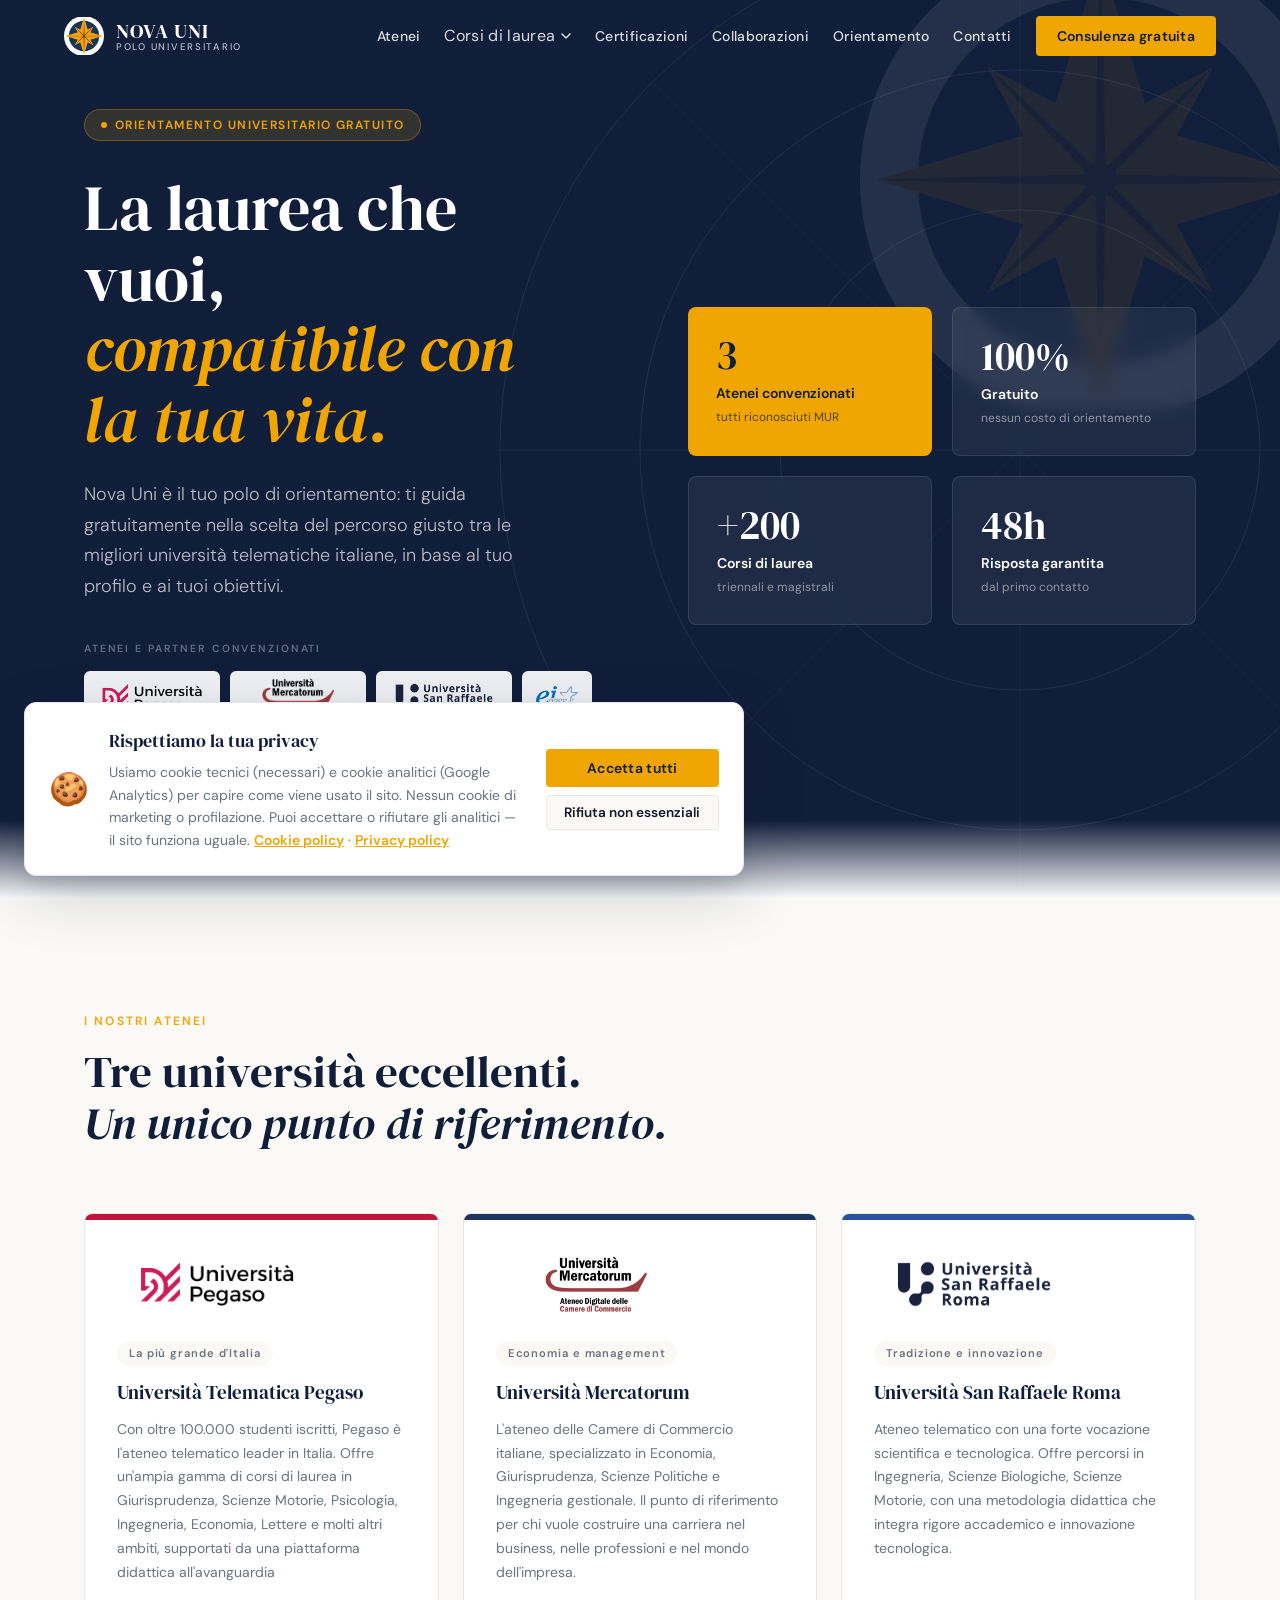
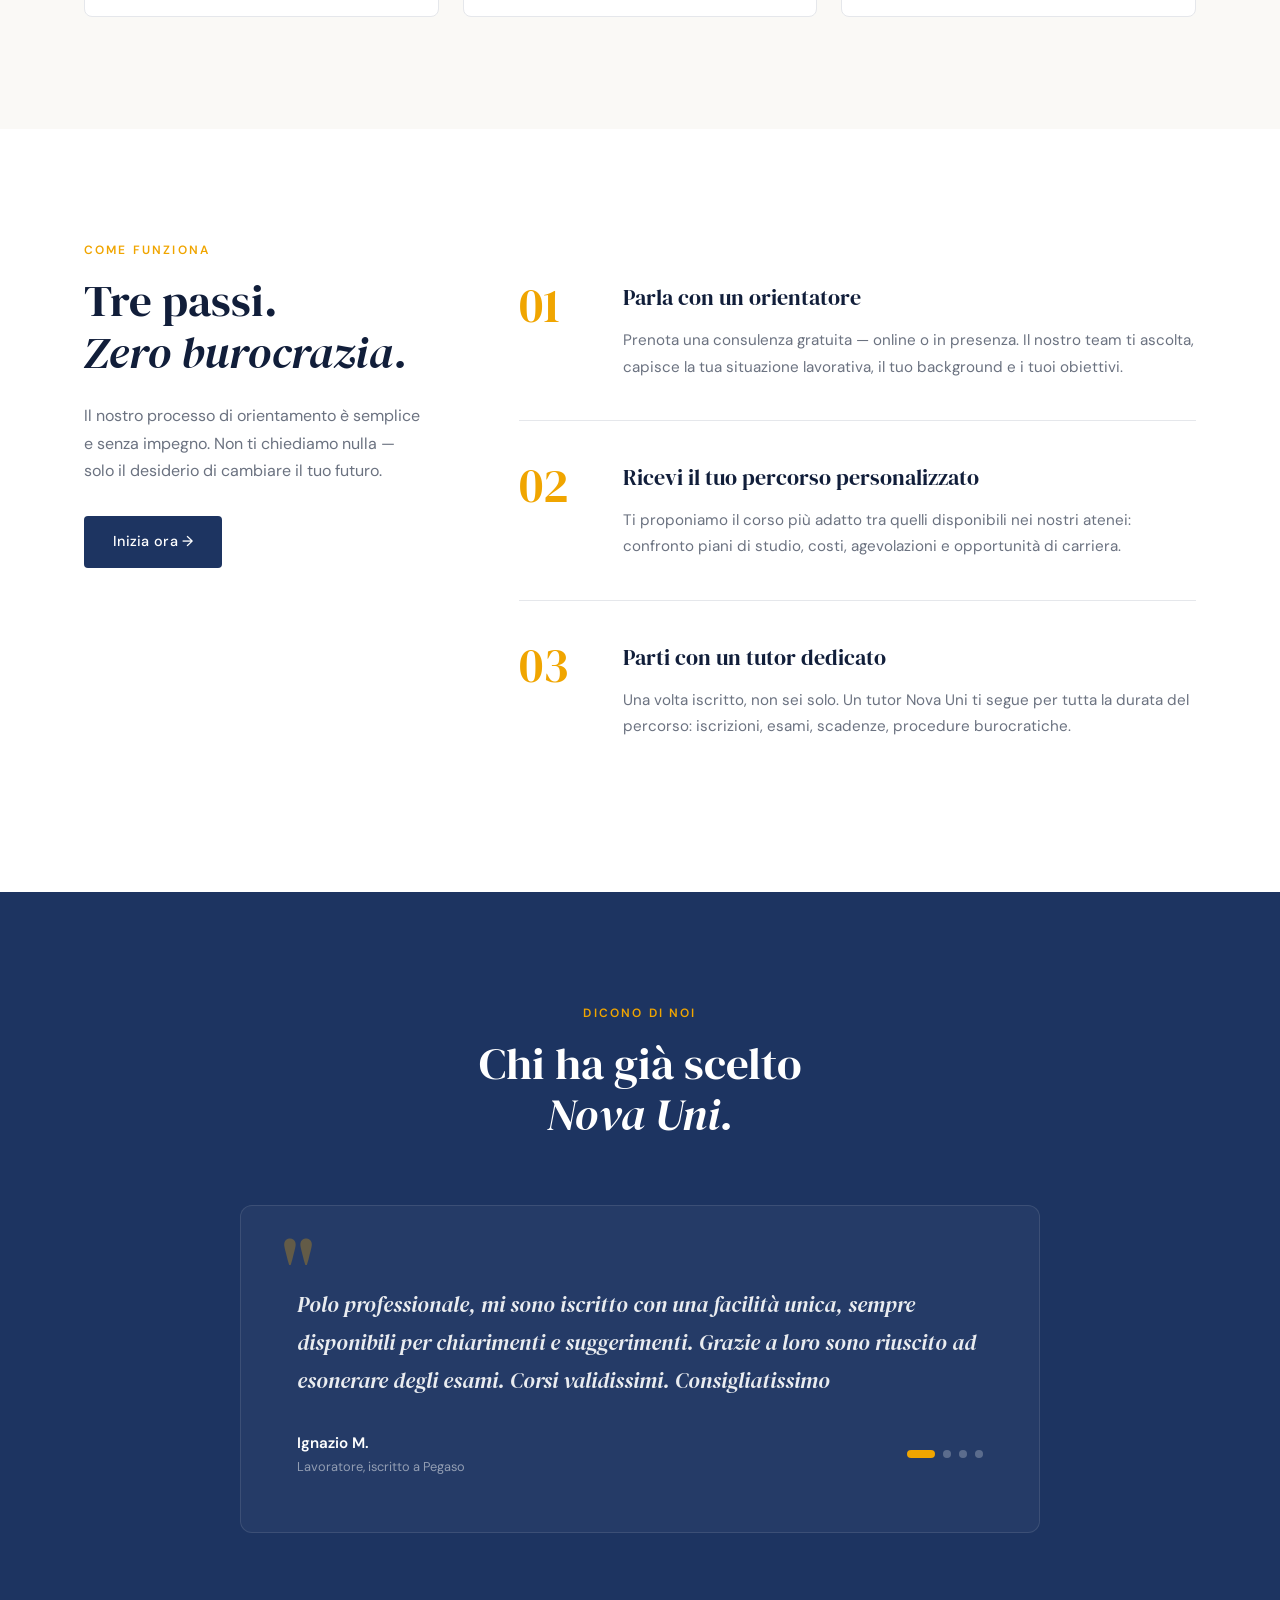
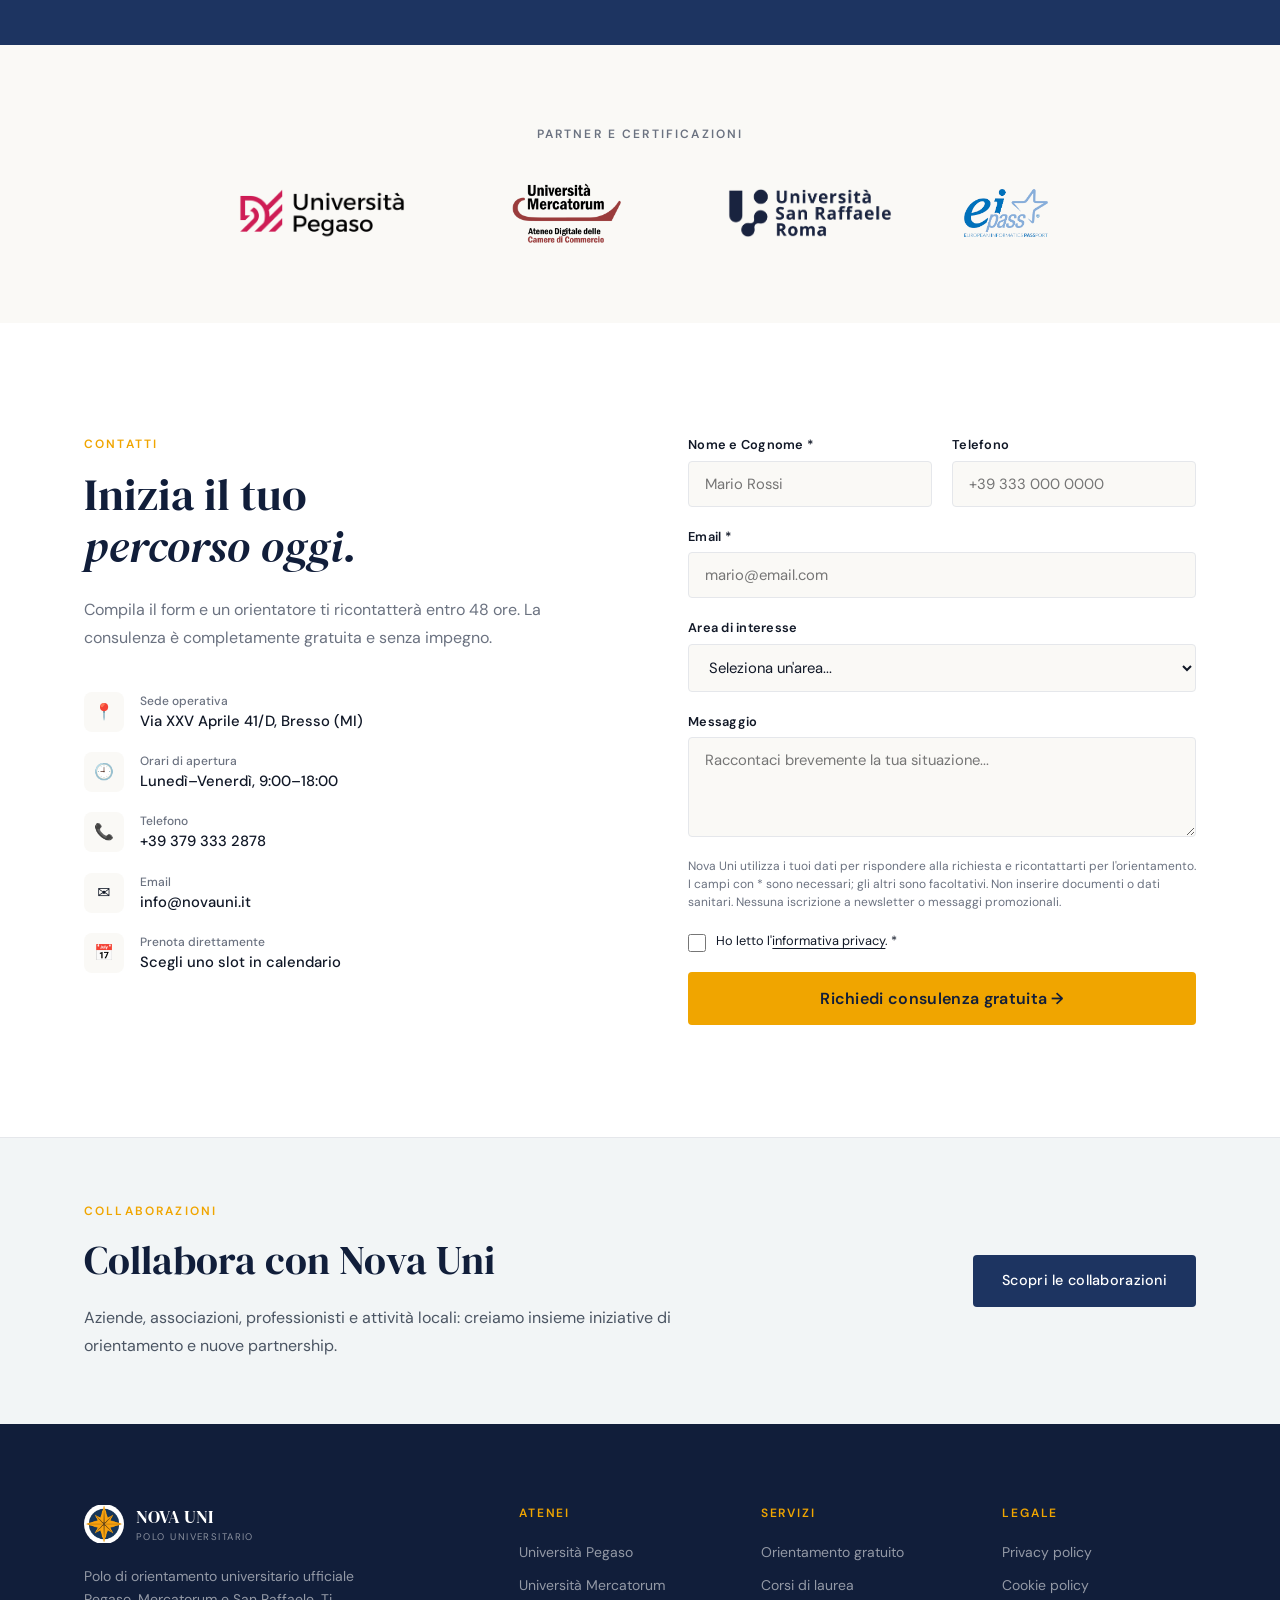
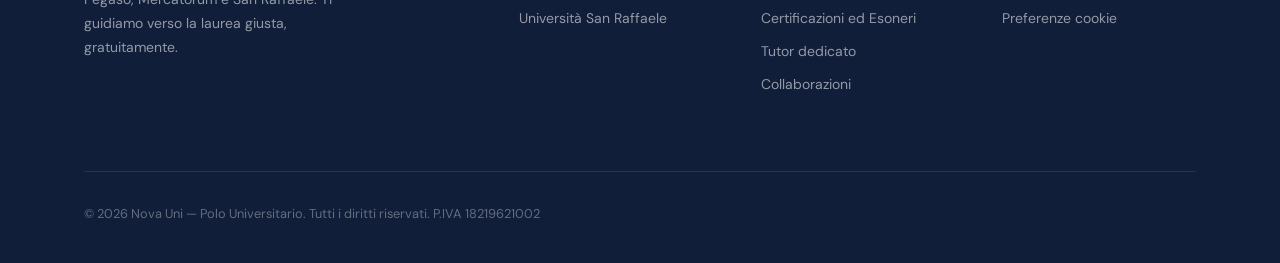
<file: index.html>
<!DOCTYPE html>
<html lang="it">
<head>
  <meta charset="UTF-8">
  <meta name="viewport" content="width=device-width, initial-scale=1.0">
  <title>Nova Uni — Polo Universitario | Orientamento Pegaso, Mercatorum, San Raffaele</title>
  <meta name="description" content="Nova Uni è il polo di orientamento universitario gratuito per le università telematiche del gruppo Multiversity: Pegaso, Mercatorum, San Raffaele. Trova il corso di laurea adatto a te.">
  <meta name="keywords" content="orientamento universitario, università telematica, Pegaso, Mercatorum, San Raffaele, laurea online, Multiversity, Nova Uni">
  <meta name="author" content="Nova Uni">

  <meta property="og:title" content="Nova Uni — Polo Universitario">
  <meta property="og:description" content="Orientamento universitario gratuito per le università telematiche Pegaso, Mercatorum e San Raffaele.">
  <meta property="og:image" content="https://novauni.it/assets/logo-novauni.jpg">
  <meta property="og:url" content="https://novauni.it/">
  <meta property="og:type" content="website">
  <meta property="og:locale" content="it_IT">

  <meta name="twitter:card" content="summary_large_image">
  <meta name="twitter:title" content="Nova Uni — Polo Universitario">
  <meta name="twitter:description" content="Orientamento universitario gratuito per le università telematiche del gruppo Multiversity.">
  <meta name="twitter:image" content="https://novauni.it/assets/logo-novauni.jpg">

  <link rel="canonical" href="https://novauni.it/">
  <link rel="icon" type="image/jpeg" href="assets/logo-novauni.jpg">

  <link rel="preconnect" href="https://fonts.googleapis.com">
  <link rel="preconnect" href="https://fonts.gstatic.com" crossorigin>
  <link href="https://fonts.googleapis.com/css2?family=DM+Serif+Display:ital@0;1&family=DM+Sans:ital,opsz,wght@0,9..40,300;0,9..40,400;0,9..40,500;0,9..40,600;1,9..40,400&display=swap" rel="stylesheet">

  <link rel="stylesheet" href="css/style.css">

  <!-- Google Analytics 4 — Consent Mode v2 (default: tutto negato finché l'utente non accetta i cookie) -->
  <script async src="https://www.googletagmanager.com/gtag/js?id=G-ZYQ7B6HPRJ"></script>
  <script>
    window.dataLayer = window.dataLayer || [];
    function gtag(){dataLayer.push(arguments);}
    gtag('consent', 'default', {
      'ad_storage': 'denied',
      'ad_user_data': 'denied',
      'ad_personalization': 'denied',
      'analytics_storage': 'denied',
      'wait_for_update': 500
    });
    gtag('js', new Date());
    gtag('config', 'G-ZYQ7B6HPRJ', { anonymize_ip: true });
  </script>
</head>
<body>

<nav class="navbar" id="navbar" aria-label="Navigazione principale">
  <div class="navbar__inner">
    <a href="#" class="navbar__brand" aria-label="Nova Uni Home">
      <img src="assets/logo-novauni.jpg" alt="" class="navbar__logo">
      <div class="navbar__brand-text">
        <span class="navbar__title">NOVA UNI</span>
        <span class="navbar__subtitle">POLO UNIVERSITARIO</span>
      </div>
    </a>

    <button class="navbar__toggle" id="navbarToggle" aria-label="Apri menu" aria-expanded="false">
      <span></span><span></span><span></span>
    </button>

    <div class="navbar__menu" id="navbarMenu">
      <a href="index.html#atenei" class="navbar__link">Atenei</a>

      <div class="navbar__dropdown" id="navbarDropdown">
        <button class="navbar__link navbar__dropdown-trigger" type="button" aria-expanded="false" aria-haspopup="true">
          Corsi di laurea
          <svg width="10" height="6" viewBox="0 0 10 6" fill="none" aria-hidden="true"><path d="M1 1l4 4 4-4" stroke="currentColor" stroke-width="1.5" stroke-linecap="round" stroke-linejoin="round"/></svg>
        </button>
        <div class="navbar__dropdown-panel" role="menu">
          <div class="navbar__dropdown-cols">
            <div class="navbar__dropdown-col">
              <div class="navbar__dropdown-title">Per Ateneo</div>
              <a href="corsi.html?ateneo=pegaso" role="menuitem">Università Pegaso</a>
              <a href="corsi.html?ateneo=mercatorum" role="menuitem">Università Mercatorum</a>
              <a href="corsi.html?ateneo=sanraffaele" role="menuitem">Università San Raffaele</a>
            </div>
            <div class="navbar__dropdown-col">
              <div class="navbar__dropdown-title">Per Livello</div>
              <a href="corsi.html?livello=triennale" role="menuitem">Lauree Triennali</a>
              <a href="corsi.html?livello=magistrale" role="menuitem">Lauree Magistrali</a>
            </div>
          </div>
          <a href="corsi.html" class="navbar__dropdown-all" role="menuitem">Vedi tutti i corsi →</a>
        </div>
      </div>

      <a href="certificazioni.html" class="navbar__link">Certificazioni</a>
      <a href="collaborazioni.html" class="navbar__link">Collaborazioni</a>
      <a href="index.html#come-funziona" class="navbar__link">Orientamento</a>
      <a href="index.html#contatti" class="navbar__link">Contatti</a>
      <a href="https://calendly.com/novauni-formazione/30min" target="_blank" rel="noopener" class="btn btn--gold btn--sm">Consulenza gratuita</a>
    </div>
  </div>
</nav>

<header class="hero">
  <svg class="hero__bg" viewBox="0 0 1440 900" preserveAspectRatio="xMidYMid slice" aria-hidden="true">
    <circle cx="1100" cy="450" r="520" fill="none" stroke="white" stroke-width="1"/>
    <circle cx="1100" cy="450" r="380" fill="none" stroke="white" stroke-width="1"/>
    <circle cx="1100" cy="450" r="240" fill="none" stroke="white" stroke-width="1"/>
    <line x1="1100" y1="0" x2="1100" y2="900" stroke="white" stroke-width="0.5"/>
    <line x1="580" y1="450" x2="1620" y2="450" stroke="white" stroke-width="0.5"/>
    <line x1="733" y1="83" x2="1467" y2="817" stroke="white" stroke-width="0.5"/>
    <line x1="733" y1="817" x2="1467" y2="83" stroke="white" stroke-width="0.5"/>
  </svg>

  <img src="assets/logo-novauni.jpg" alt="" class="hero__watermark" aria-hidden="true">

  <div class="hero__container">
    <div class="hero__left">
      <div class="hero__badge">
        <span class="hero__badge-dot"></span>
        <span>Orientamento Universitario Gratuito</span>
      </div>

      <h1 class="hero__title">
        La laurea che vuoi,<br>
        <em>compatibile con<br>la tua vita.</em>
      </h1>

      <p class="hero__description">
        Nova Uni è il tuo polo di orientamento: ti guida gratuitamente nella scelta del percorso giusto tra le migliori università telematiche italiane, in base al tuo profilo e ai tuoi obiettivi.
      </p>

      <div class="hero__partners">
        <div class="hero__partners-label">Atenei e partner convenzionati</div>
        <div class="hero__partners-list">
          <div class="hero__partner-card"><img class="university-logo" src="assets/pegaso.png" alt="Università Pegaso"></div>
          <div class="hero__partner-card"><img class="university-logo" src="assets/mercatorum.png" alt="Università Mercatorum"></div>
          <div class="hero__partner-card"><img class="university-logo" src="assets/sanraffaele.png" alt="Università San Raffaele"></div>
          <div class="hero__partner-card"><img src="assets/eipass.png" alt="EIPASS" style="height:24px"></div>
        </div>
      </div>

      <div class="hero__cta-row">
        <a href="https://calendly.com/novauni-formazione/30min" target="_blank" rel="noopener" class="btn btn--gold btn--lg">
          Prenota consulenza gratuita
          <svg width="16" height="16" viewBox="0 0 16 16" fill="none" aria-hidden="true"><path d="M3 8h10M9 4l4 4-4 4" stroke="currentColor" stroke-width="1.5" stroke-linecap="round" stroke-linejoin="round"/></svg>
        </a>
        <a href="#come-funziona" class="btn btn--outline btn--lg">Come funziona</a>
      </div>
    </div>

    <div class="hero__stats">
      <div class="stat stat--featured">
        <div class="stat__num">3</div>
        <div class="stat__label">Atenei convenzionati</div>
        <div class="stat__sub">tutti riconosciuti MUR</div>
      </div>
      <div class="stat">
        <div class="stat__num">100%</div>
        <div class="stat__label">Gratuito</div>
        <div class="stat__sub">nessun costo di orientamento</div>
      </div>
      <div class="stat">
        <div class="stat__num">+200</div>
        <div class="stat__label">Corsi di laurea</div>
        <div class="stat__sub">triennali e magistrali</div>
      </div>
      <div class="stat">
        <div class="stat__num">48h</div>
        <div class="stat__label">Risposta garantita</div>
        <div class="stat__sub">dal primo contatto</div>
      </div>
    </div>
  </div>

  <div class="hero__fade"></div>
</header>

<section class="atenei" id="atenei">
  <div class="container">
    <div class="section__head">
      <div class="section__eyebrow">I NOSTRI ATENEI</div>
      <h2 class="section__title">Tre università eccellenti.<br><em>Un unico punto di riferimento.</em></h2>
    </div>
    <div class="atenei__grid">
      <article class="ateneo-card">
        <div class="ateneo-card__bar" style="background:#c0143c"></div>
        <div class="ateneo-card__body">
          <div class="ateneo-card__logo"><img src="assets/pegaso.png" alt="Logo Università Pegaso"></div>
          <span class="ateneo-card__tag">La più grande d'Italia</span>
          <h3 class="ateneo-card__name">Università Telematica Pegaso</h3>
          <p class="ateneo-card__desc">Con oltre 100.000 studenti iscritti, Pegaso è l'ateneo telematico leader in Italia. Offre un'ampia gamma di corsi di laurea in Giurisprudenza, Scienze Motorie, Psicologia, Ingegneria, Economia, Lettere e molti altri ambiti, supportati da una piattaforma didattica all'avanguardia</p>
        </div>
      </article>

      <article class="ateneo-card">
        <div class="ateneo-card__bar" style="background:#1d3461"></div>
        <div class="ateneo-card__body">
          <div class="ateneo-card__logo"><img src="assets/mercatorum.png" alt="Logo Università Mercatorum"></div>
          <span class="ateneo-card__tag">Economia e management</span>
          <h3 class="ateneo-card__name">Università Mercatorum</h3>
          <p class="ateneo-card__desc">L'ateneo delle Camere di Commercio italiane, specializzato in Economia, Giurisprudenza, Scienze Politiche e Ingegneria gestionale. Il punto di riferimento per chi vuole costruire una carriera nel business, nelle professioni e nel mondo dell'impresa.</p>
        </div>
      </article>

      <article class="ateneo-card">
        <div class="ateneo-card__bar" style="background:#2a5298"></div>
        <div class="ateneo-card__body">
          <div class="ateneo-card__logo"><img src="assets/sanraffaele.png" alt="Logo Università San Raffaele"></div>
          <span class="ateneo-card__tag">Tradizione e innovazione</span>
          <h3 class="ateneo-card__name">Università San Raffaele Roma</h3>
          <p class="ateneo-card__desc">Ateneo telematico con una forte vocazione scientifica e tecnologica. Offre percorsi in Ingegneria, Scienze Biologiche, Scienze Motorie, con una metodologia didattica che integra rigore accademico e innovazione tecnologica.</p>
        </div>
      </article>
    </div>
  </div>
</section>

<section class="how" id="come-funziona">
  <div class="container">
    <div class="how__grid">
      <div class="how__intro">
        <div class="section__eyebrow">COME FUNZIONA</div>
        <h2 class="section__title">Tre passi.<br><em>Zero burocrazia.</em></h2>
        <p class="how__lead">Il nostro processo di orientamento è semplice e senza impegno. Non ti chiediamo nulla — solo il desiderio di cambiare il tuo futuro.</p>
        <a href="https://calendly.com/novauni-formazione/30min" target="_blank" rel="noopener" class="btn btn--navy">Inizia ora →</a>
      </div>

      <div class="how__steps">
        <div class="how__step">
          <div class="how__step-num">01</div>
          <div class="how__step-body">
            <h3 class="how__step-title">Parla con un orientatore</h3>
            <p class="how__step-desc">Prenota una consulenza gratuita — online o in presenza. Il nostro team ti ascolta, capisce la tua situazione lavorativa, il tuo background e i tuoi obiettivi.</p>
          </div>
        </div>
        <div class="how__step">
          <div class="how__step-num">02</div>
          <div class="how__step-body">
            <h3 class="how__step-title">Ricevi il tuo percorso personalizzato</h3>
            <p class="how__step-desc">Ti proponiamo il corso più adatto tra quelli disponibili nei nostri atenei: confronto piani di studio, costi, agevolazioni e opportunità di carriera.</p>
          </div>
        </div>
        <div class="how__step">
          <div class="how__step-num">03</div>
          <div class="how__step-body">
            <h3 class="how__step-title">Parti con un tutor dedicato</h3>
            <p class="how__step-desc">Una volta iscritto, non sei solo. Un tutor Nova Uni ti segue per tutta la durata del percorso: iscrizioni, esami, scadenze, procedure burocratiche.</p>
          </div>
        </div>
      </div>
    </div>
  </div>
</section>

<section class="testimonials">
  <div class="container">
    <div class="section__head section__head--center">
      <div class="section__eyebrow">DICONO DI NOI</div>
      <h2 class="section__title section__title--light">Chi ha già scelto<br><em>Nova Uni.</em></h2>
    </div>

    <div class="testimonial" id="testimonial">
      <div class="testimonial__quote">"</div>
      <p class="testimonial__text" id="testiText">Polo professionale, mi sono iscritto con una facilità unica, sempre disponibili per chiarimenti e suggerimenti. Grazie a loro sono riuscito ad esonerare degli esami. Corsi validissimi. Consigliatissimo</p>
      <div class="testimonial__footer">
        <div>
          <div class="testimonial__author" id="testiAuthor">Ignazio M.</div>
          <div class="testimonial__role" id="testiRole">Lavoratore, iscritto a Pegaso</div>
        </div>
        <div class="testimonial__dots" id="testiDots">
          <button class="testimonial__dot testimonial__dot--active" data-idx="0" aria-label="Testimonianza 1"></button>
          <button class="testimonial__dot" data-idx="1" aria-label="Testimonianza 2"></button>
          <button class="testimonial__dot" data-idx="2" aria-label="Testimonianza 3"></button>
          <button class="testimonial__dot" data-idx="3" aria-label="Testimonianza 4"></button>
        </div>
      </div>
    </div>
  </div>
</section>

<section class="partners">
  <div class="container">
    <div class="partners__label">PARTNER E CERTIFICAZIONI</div>
    <div class="partners__list">
      <div class="partners__item"><img class="university-logo" src="assets/pegaso.png" alt="Università Pegaso"></div>
      <div class="partners__item"><img class="university-logo" src="assets/mercatorum.png" alt="Università Mercatorum"></div>
      <div class="partners__item"><img class="university-logo" src="assets/sanraffaele.png" alt="Università San Raffaele"></div>
      <div class="partners__item"><img src="assets/eipass.png" alt="EIPASS" style="height:48px"></div>
    </div>
  </div>
</section>

<section class="contact" id="contatti">
  <div class="container">
    <div class="contact__grid">
      <div class="contact__info">
        <div class="section__eyebrow">CONTATTI</div>
        <h2 class="section__title">Inizia il tuo<br><em>percorso oggi.</em></h2>
        <p class="contact__lead">Compila il form e un orientatore ti ricontatterà entro 48 ore. La consulenza è completamente gratuita e senza impegno.</p>

        <div class="contact__items">
          <div class="contact__item">
            <div class="contact__icon">📍</div>
            <div>
              <div class="contact__item-label">Sede operativa</div>
              <div class="contact__item-val"><a href="https://www.google.com/maps/search/?api=1&amp;query=Via+XXV+Aprile+41%2FD%2C+Bresso+MI" target="_blank" rel="noopener">Via XXV Aprile 41/D, Bresso (MI)</a></div>
            </div>
          </div>
          <div class="contact__item">
            <div class="contact__icon">🕘</div>
            <div>
              <div class="contact__item-label">Orari di apertura</div>
              <div class="contact__item-val">Lunedì–Venerdì, 9:00–18:00</div>
            </div>
          </div>
          <div class="contact__item">
            <div class="contact__icon">📞</div>
            <div>
              <div class="contact__item-label">Telefono</div>
              <div class="contact__item-val"><a href="tel:+393793332878">+39 379 333 2878</a></div>
            </div>
          </div>
          <div class="contact__item">
            <div class="contact__icon">✉️</div>
            <div>
              <div class="contact__item-label">Email</div>
              <div class="contact__item-val"><a href="mailto:info@novauni.it">info@novauni.it</a></div>
            </div>
          </div>
          <div class="contact__item">
            <div class="contact__icon">📅</div>
            <div>
              <div class="contact__item-label">Prenota direttamente</div>
              <div class="contact__item-val"><a href="https://calendly.com/novauni-formazione/30min" target="_blank" rel="noopener">Scegli uno slot in calendario</a></div>
            </div>
          </div>
        </div>
      </div>

      <div class="contact__form-wrap">
        <form id="contactForm" class="form" data-contact-form data-success="formSuccess" data-error="formError" action="https://api.web3forms.com/submit" method="POST" aria-describedby="studentPrivacyNote">
          <input type="hidden" name="access_key" value="ffd75ed9-3d93-484d-8637-f103afc93074">
          <input type="hidden" name="subject" value="Nuova richiesta orientamento — novauni.it">
          <input type="hidden" name="from_name" value="Sito Nova Uni">
          <input type="hidden" name="informativa_versione" value="2026-10-08 / 1.1">
          <input type="checkbox" name="botcheck" style="display:none" tabindex="-1" autocomplete="off">

          <div class="form__row">
            <div class="form__field">
              <label class="form__label" for="f-nome">Nome e Cognome *</label>
              <input id="f-nome" class="form__input" type="text" name="nome" autocomplete="name" required placeholder="Mario Rossi">
            </div>
            <div class="form__field">
              <label class="form__label" for="f-tel">Telefono</label>
              <input id="f-tel" class="form__input" type="tel" name="telefono" autocomplete="tel" placeholder="+39 333 000 0000">
            </div>
          </div>

          <div class="form__field">
            <label class="form__label" for="f-email">Email *</label>
            <input id="f-email" class="form__input" type="email" name="email" autocomplete="email" required placeholder="mario@email.com">
          </div>

          <div class="form__field">
            <label class="form__label" for="f-area">Area di interesse</label>
            <select id="f-area" class="form__input" name="area_interesse">
              <option value="">Seleziona un'area...</option>
              <option>Giurisprudenza</option>
              <option>Economia e Management</option>
              <option>Psicologia</option>
              <option>Scienze Motorie</option>
              <option>Ingegneria</option>
              <option>Scienze dell'Educazione</option>
              <option>Non ho ancora deciso</option>
            </select>
          </div>

          <div class="form__field">
            <label class="form__label" for="f-msg">Messaggio</label>
            <textarea id="f-msg" class="form__input form__textarea" name="messaggio" placeholder="Raccontaci brevemente la tua situazione..."></textarea>
          </div>

          <p class="form__legal" id="studentPrivacyNote">Nova Uni utilizza i tuoi dati per rispondere alla richiesta e ricontattarti per l'orientamento. I campi con * sono necessari; gli altri sono facoltativi. Non inserire documenti o dati sanitari. Nessuna iscrizione a newsletter o messaggi promozionali.</p>
          <label class="form__privacy" for="f-privacy">
            <input id="f-privacy" type="checkbox" name="presa_visione_privacy" value="Ho letto l'informativa privacy" required>
            <span>Ho letto l'<a href="privacy.html" target="_blank" rel="noopener">informativa privacy</a>. *</span>
          </label>

          <button type="submit" class="form__submit btn btn--gold btn--lg" id="formSubmit">
            <span class="form__submit-label">Richiedi consulenza gratuita →</span>
            <span class="form__submit-spinner" hidden>Invio in corso...</span>
          </button>

        </form>

        <div class="form__success" id="formSuccess" role="status" tabindex="-1" hidden>
          <div class="form__success-icon">✓</div>
          <h3 class="form__success-title">Richiesta inviata!</h3>
          <p class="form__success-text">Ti contatteremo entro 48 ore lavorative per fissare la tua consulenza gratuita.</p>
        </div>

        <div class="form__error" id="formError" role="alert" tabindex="-1" hidden>
          <p>Non abbiamo potuto confermare l'invio. Riprova oppure scrivici a <a href="mailto:info@novauni.it">info@novauni.it</a>.</p>
        </div>
      </div>
    </div>
  </div>
</section>

<section class="collaborations collaborations--teaser" id="collaborazioni" aria-labelledby="collaborationsTitle">
  <div class="container collaborations__teaser">
    <div>
      <div class="section__eyebrow">COLLABORAZIONI</div>
      <h2 class="collaborations__title" id="collaborationsTitle">Collabora con Nova Uni</h2>
      <p class="collaborations__lead">Aziende, associazioni, professionisti e attività locali: creiamo insieme iniziative di orientamento e nuove partnership.</p>
    </div>
    <a href="collaborazioni.html" class="btn btn--navy">Scopri le collaborazioni</a>
  </div>
</section>

<footer class="footer">
  <div class="container">
    <div class="footer__grid">
      <div class="footer__brand">
        <div class="footer__brand-row">
          <img src="assets/logo-novauni.jpg" alt="" class="footer__logo">
          <div>
            <div class="footer__brand-title">NOVA UNI</div>
            <div class="footer__brand-sub">POLO UNIVERSITARIO</div>
          </div>
        </div>
        <p class="footer__tagline">Polo di orientamento universitario ufficiale Pegaso, Mercatorum e San Raffaele. Ti guidiamo verso la laurea giusta, gratuitamente.</p>
      </div>

      <div class="footer__col">
        <div class="footer__col-title">Atenei</div>
        <a href="corsi.html?ateneo=pegaso" class="footer__link">Università Pegaso</a>
        <a href="corsi.html?ateneo=mercatorum" class="footer__link">Università Mercatorum</a>
        <a href="corsi.html?ateneo=sanraffaele" class="footer__link">Università San Raffaele</a>
      </div>

      <div class="footer__col">
        <div class="footer__col-title">Servizi</div>
        <a href="#come-funziona" class="footer__link">Orientamento gratuito</a>
        <a href="corsi.html" class="footer__link">Corsi di laurea</a>
        <a href="certificazioni.html" class="footer__link">Certificazioni ed Esoneri</a>
        <a href="#come-funziona" class="footer__link">Tutor dedicato</a>
        <a href="collaborazioni.html" class="footer__link">Collaborazioni</a>
      </div>

      <div class="footer__col">
        <div class="footer__col-title">Legale</div>
        <a href="privacy.html" class="footer__link">Privacy policy</a>
        <a href="cookie.html" class="footer__link">Cookie policy</a>
        <a href="#" class="footer__link" data-cc-open>Preferenze cookie</a>
      </div>
    </div>

    <div class="footer__bottom">
      <p>© 2026 Nova Uni — Polo Universitario. Tutti i diritti riservati. P.IVA 18219621002</p>
    </div>
  </div>
</footer>

<!-- Cookie Banner -->
<div class="cookie-banner" id="cookieBanner" hidden>
  <div class="cookie-banner__inner">
    <div class="cookie-banner__icon" aria-hidden="true">🍪</div>
    <div class="cookie-banner__content">
      <h3>Rispettiamo la tua privacy</h3>
      <p>Usiamo cookie tecnici (necessari) e cookie analitici (Google Analytics) per capire come viene usato il sito. Nessun cookie di marketing o profilazione. Puoi accettare o rifiutare gli analitici — il sito funziona uguale. <a href="cookie.html">Cookie policy</a> · <a href="privacy.html">Privacy policy</a></p>
    </div>
    <div class="cookie-banner__actions">
      <button class="btn btn--gold btn--sm" id="cc-accept" type="button">Accetta tutti</button>
      <button class="cc-btn-reject" id="cc-reject" type="button">Rifiuta non essenziali</button>
    </div>
  </div>
</div>

<a href="https://wa.me/393793332878" target="_blank" rel="noopener" class="whatsapp-fab" aria-label="Scrivici su WhatsApp">
  <svg viewBox="0 0 32 32" width="30" height="30" fill="currentColor" aria-hidden="true">
    <path d="M16.001 3C9.373 3 4 8.373 4 15c0 2.354.682 4.547 1.85 6.395L4 28l6.781-1.78A11.948 11.948 0 0 0 16 27c6.627 0 12-5.373 12-12S22.628 3 16.001 3zm0 21.818c-1.881 0-3.65-.516-5.166-1.41l-.37-.218-4.024 1.054 1.075-3.93-.241-.405A9.819 9.819 0 0 1 6.182 15c0-5.422 4.398-9.818 9.819-9.818 5.422 0 9.819 4.396 9.819 9.818s-4.397 9.818-9.819 9.818zm5.391-7.359c-.296-.148-1.749-.864-2.022-.964-.272-.099-.469-.149-.665.149-.198.296-.762.964-.935 1.163-.173.197-.346.222-.643.074-.296-.148-1.249-.461-2.378-1.467-.879-.784-1.471-1.751-1.643-2.047-.173-.297-.018-.457.13-.605.134-.133.296-.346.444-.519.148-.173.198-.296.297-.494.099-.198.05-.371-.025-.519-.074-.149-.665-1.604-.911-2.198-.241-.578-.487-.499-.665-.508l-.567-.011c-.198 0-.519.074-.79.371-.272.297-1.038 1.014-1.038 2.473 0 1.46 1.062 2.871 1.21 3.07.149.198 2.092 3.196 5.071 4.481 2.225.961 3.085.92 3.638.835.553-.087 1.749-.715 1.997-1.405.247-.69.247-1.282.173-1.405-.074-.124-.272-.198-.568-.346z"/>
  </svg>
  <span class="whatsapp-fab__label">Scrivici su WhatsApp</span>
</a>

<script src="js/cookie-consent.js"></script>
<script src="js/main.js"></script>
<script src="js/contact-forms.js"></script>
</body>
</html>
</file>
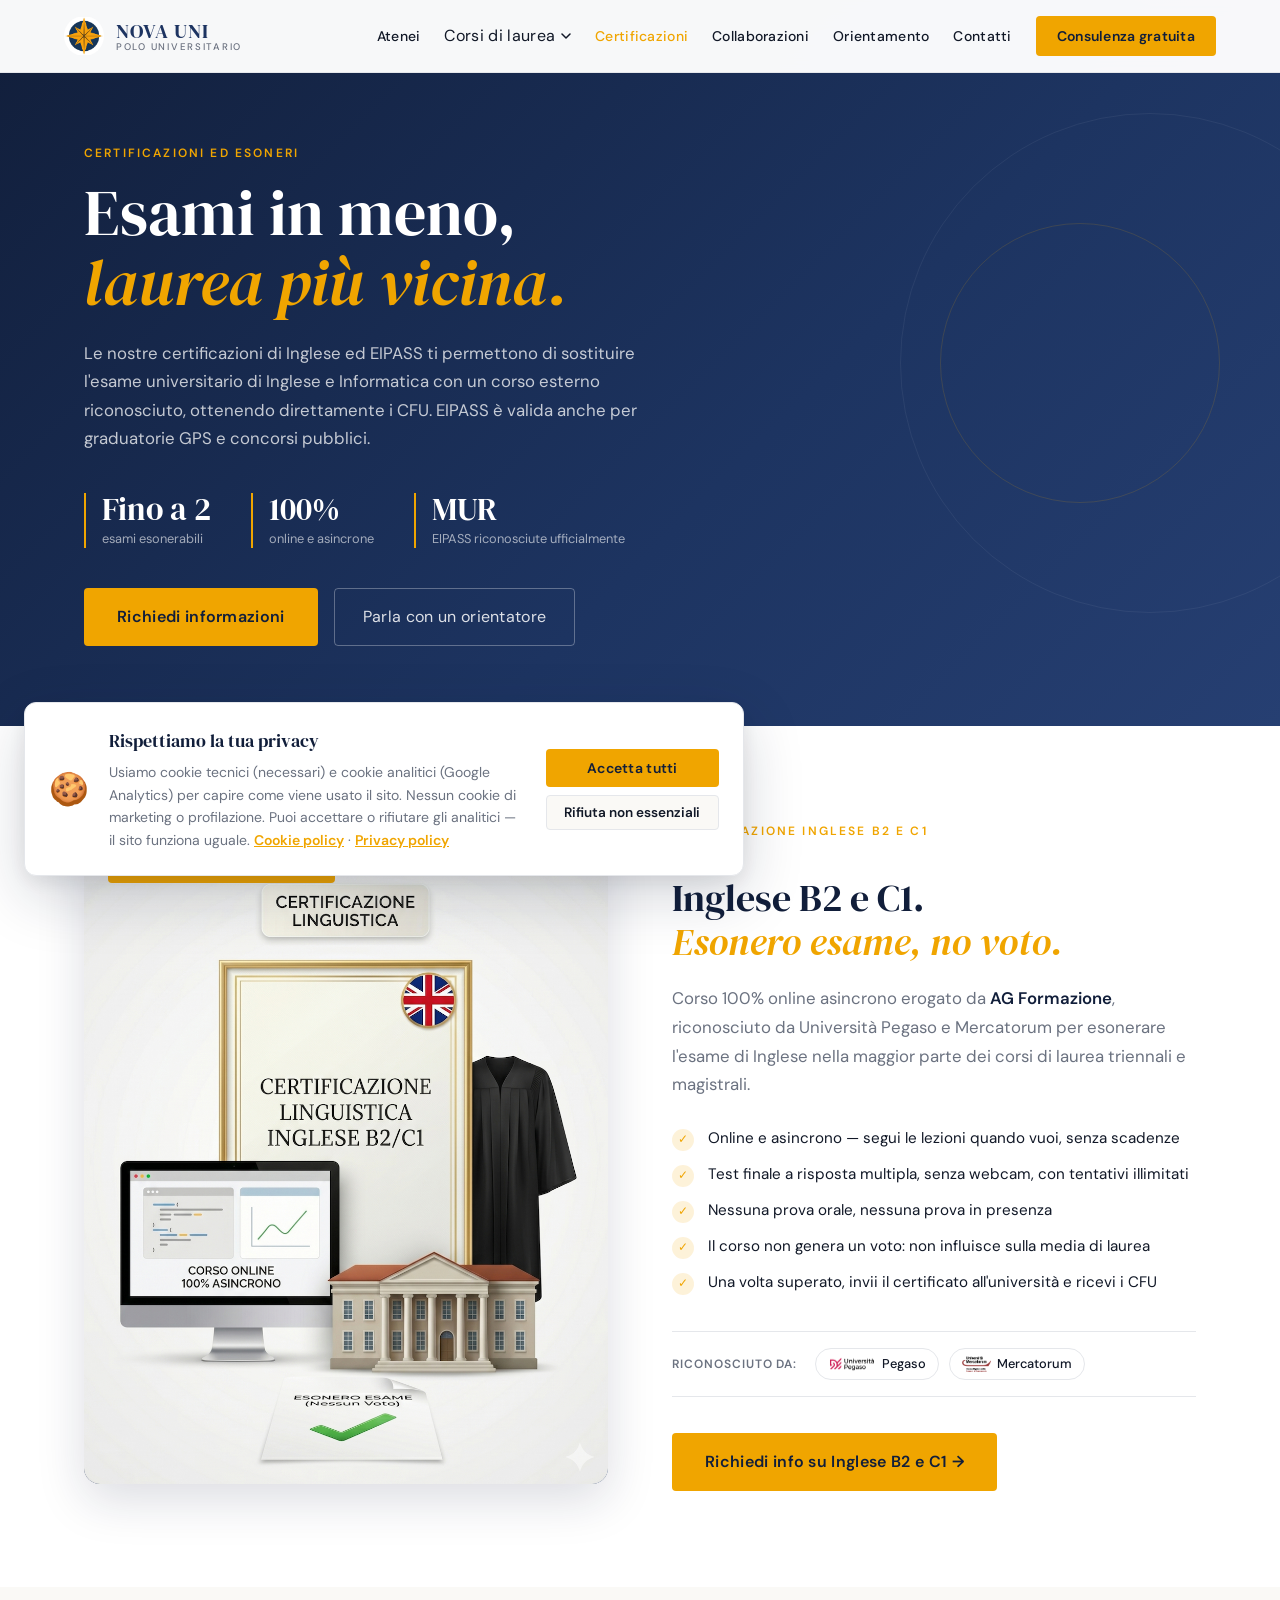
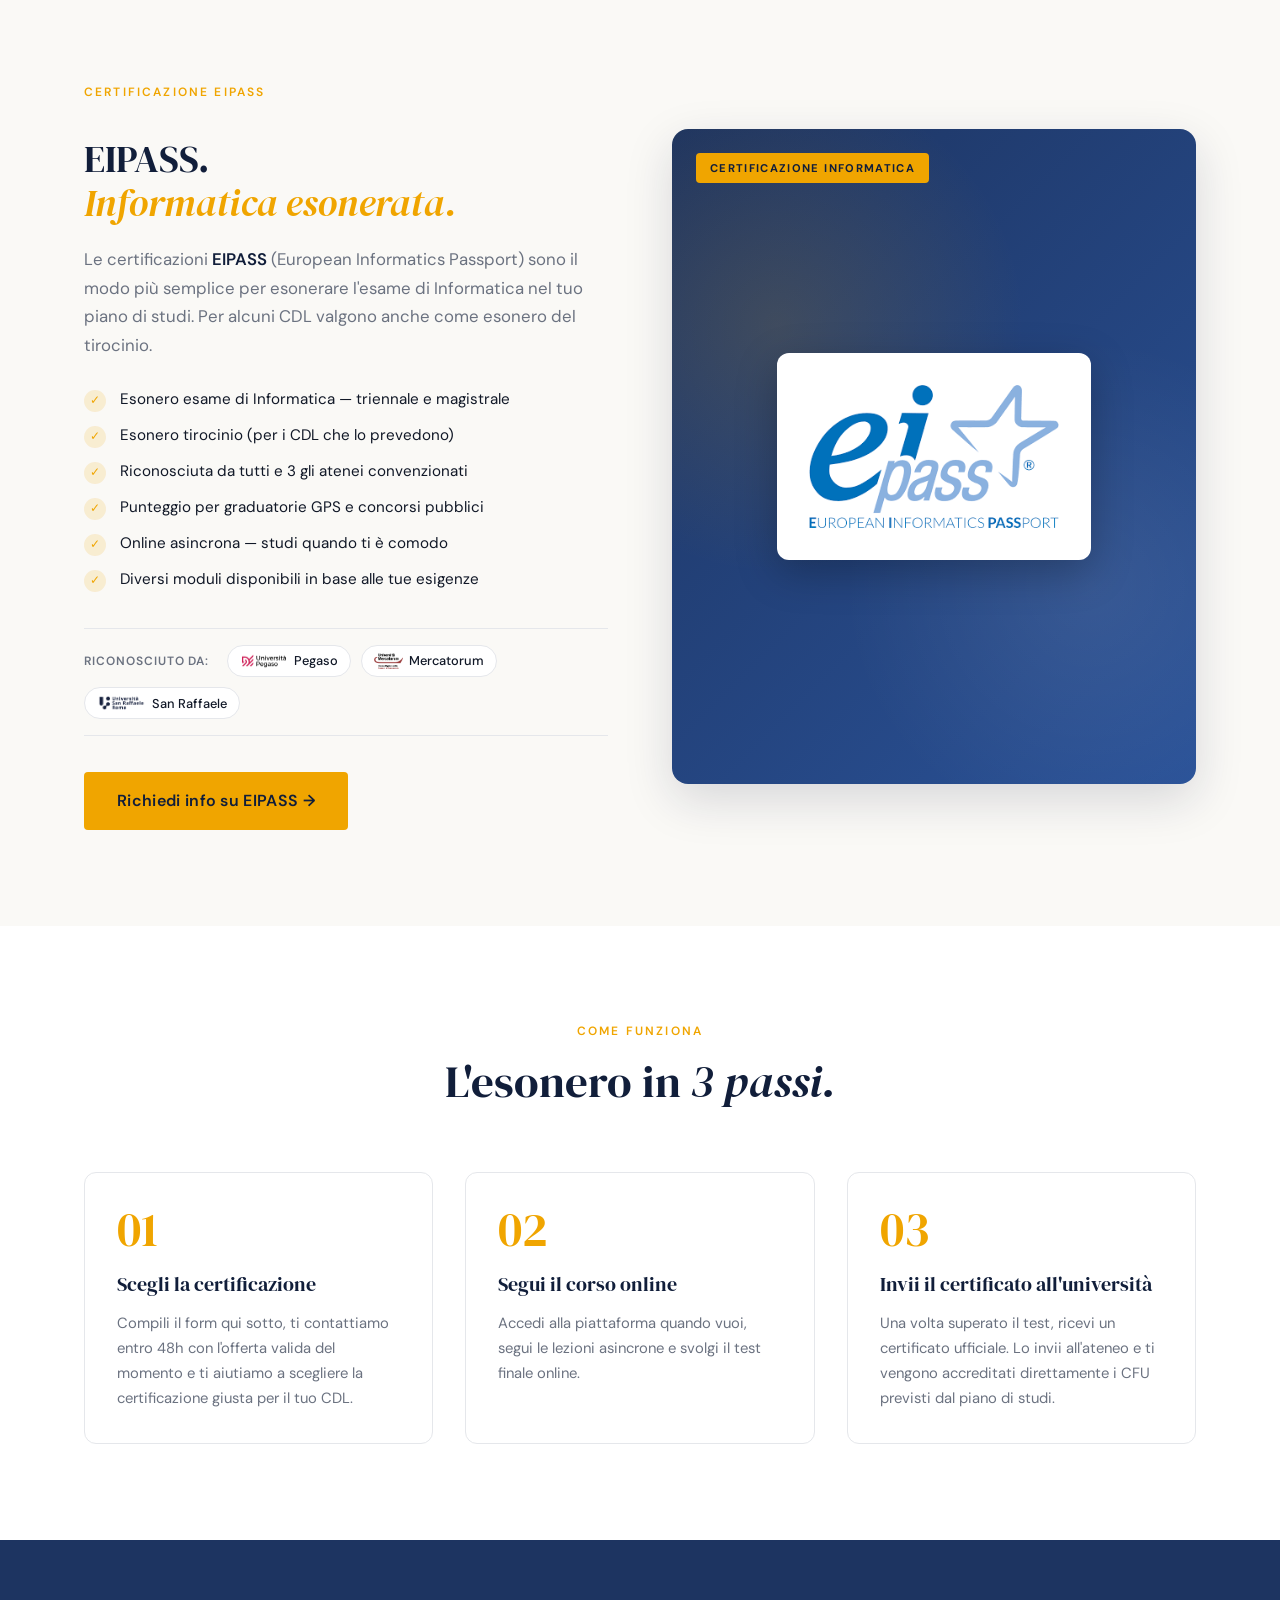
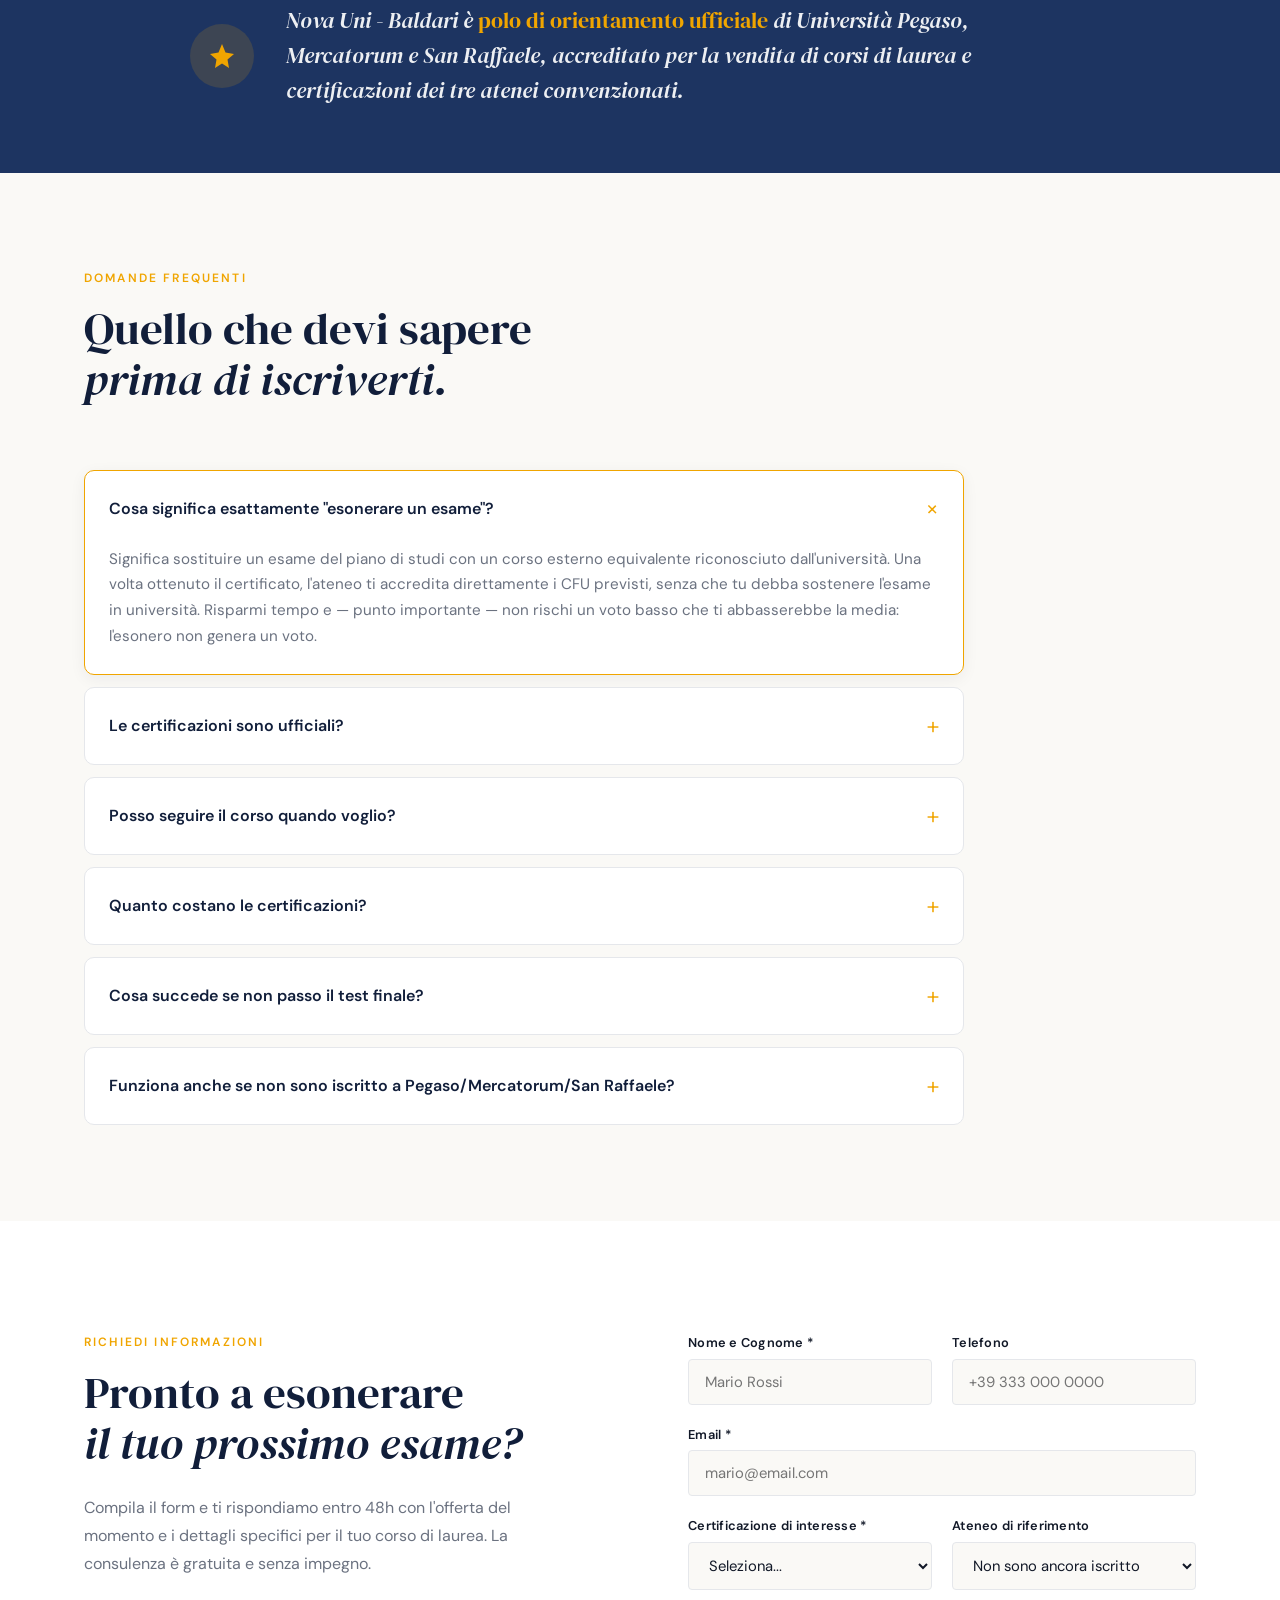
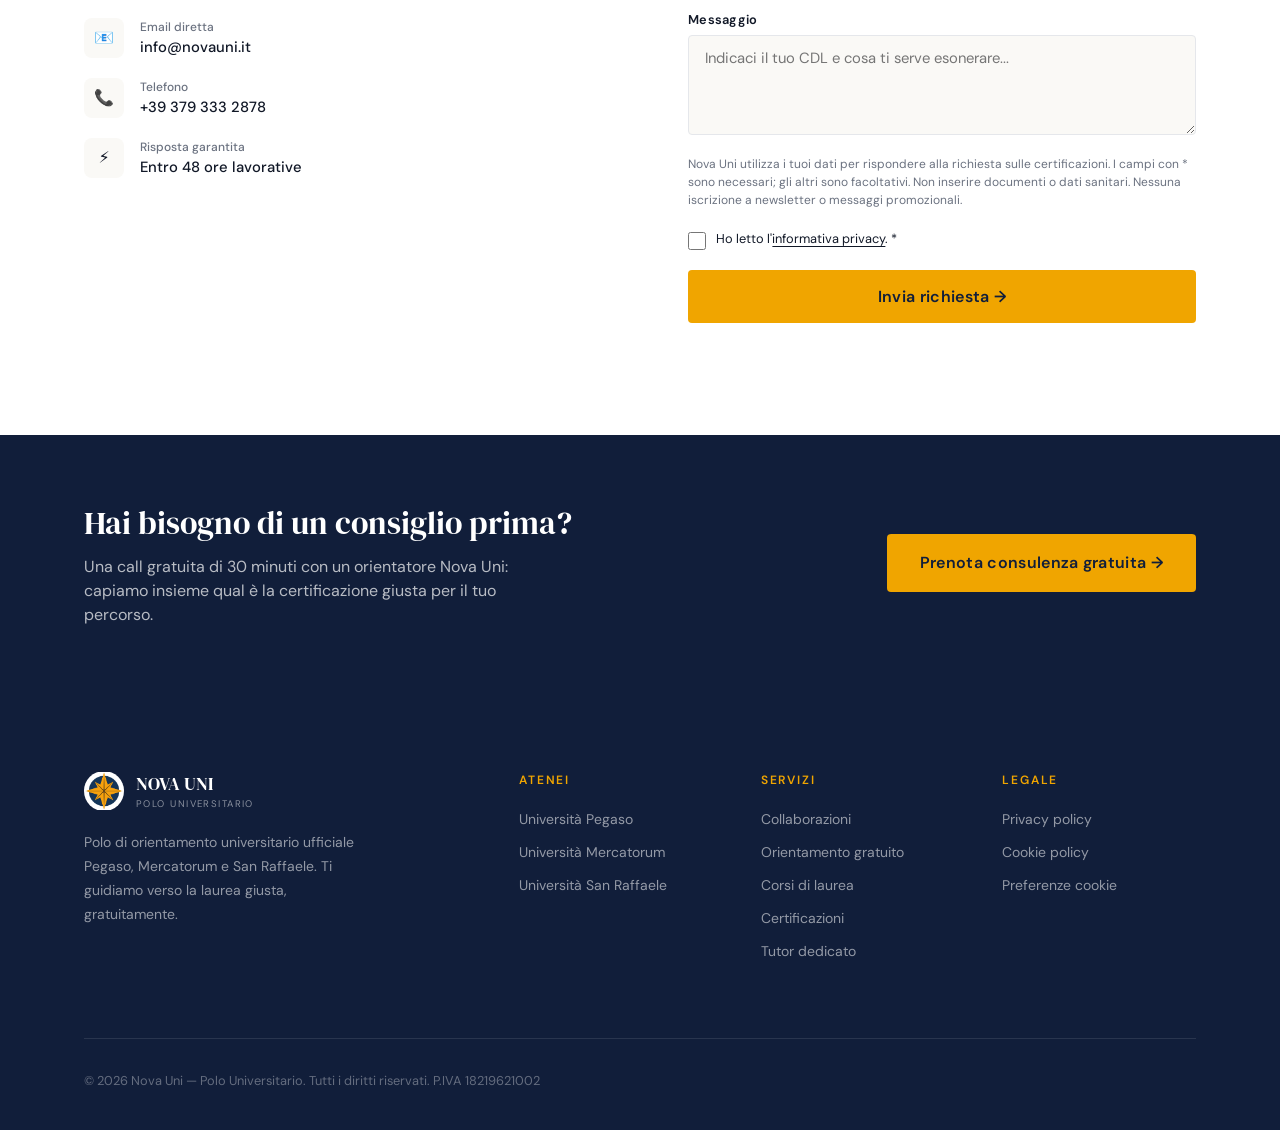
<file: certificazioni.html>
<!DOCTYPE html>
<html lang="it">
<head>
  <meta charset="UTF-8">
  <meta name="viewport" content="width=device-width, initial-scale=1.0">
  <title>Certificazioni Inglese B2 ed EIPASS — Esoneri esami | Nova Uni</title>
  <meta name="description" content="Inglese B2 e C1 per esonerare l'esame in Pegaso e Mercatorum; EIPASS riconosciuta dal MUR per Informatica, GPS e concorsi. Corsi online asincroni.">
  <meta name="keywords" content="certificazione inglese B2 esonero Pegaso Mercatorum, certificazione inglese C1, EIPASS MUR, esonero esame inglese, esonero informatica, AG Formazione, GPS, concorsi pubblici">
  <meta name="author" content="Nova Uni">

  <meta property="og:title" content="Certificazioni Inglese ed EIPASS — Nova Uni">
  <meta property="og:description" content="Inglese B2 e C1 per l'esonero in Pegaso e Mercatorum; EIPASS riconosciuta dal MUR per Informatica, GPS e concorsi.">
  <meta property="og:image" content="https://novauni.it/assets/logo-novauni.jpg">
  <meta property="og:url" content="https://novauni.it/certificazioni.html">
  <meta property="og:type" content="website">
  <meta property="og:locale" content="it_IT">

  <link rel="canonical" href="https://novauni.it/certificazioni.html">
  <link rel="icon" type="image/jpeg" href="assets/logo-novauni.jpg">

  <link rel="preconnect" href="https://fonts.googleapis.com">
  <link rel="preconnect" href="https://fonts.gstatic.com" crossorigin>
  <link href="https://fonts.googleapis.com/css2?family=DM+Serif+Display:ital@0;1&family=DM+Sans:ital,opsz,wght@0,9..40,300;0,9..40,400;0,9..40,500;0,9..40,600;1,9..40,400&display=swap" rel="stylesheet">

  <link rel="stylesheet" href="css/style.css">

  <!-- Google Analytics 4 — Consent Mode v2 -->
  <script async src="https://www.googletagmanager.com/gtag/js?id=G-ZYQ7B6HPRJ"></script>
  <script>
    window.dataLayer = window.dataLayer || [];
    function gtag(){dataLayer.push(arguments);}
    gtag('consent', 'default', {
      'ad_storage': 'denied',
      'ad_user_data': 'denied',
      'ad_personalization': 'denied',
      'analytics_storage': 'denied',
      'wait_for_update': 500
    });
    gtag('js', new Date());
    gtag('config', 'G-ZYQ7B6HPRJ', { anonymize_ip: true });
  </script>
</head>
<body class="page-cert">

<nav class="navbar navbar--solid" id="navbar" aria-label="Navigazione principale">
  <div class="navbar__inner">
    <a href="index.html" class="navbar__brand" aria-label="Nova Uni Home">
      <img src="assets/logo-novauni.jpg" alt="" class="navbar__logo">
      <div class="navbar__brand-text">
        <span class="navbar__title">NOVA UNI</span>
        <span class="navbar__subtitle">POLO UNIVERSITARIO</span>
      </div>
    </a>

    <button class="navbar__toggle" id="navbarToggle" aria-label="Apri menu" aria-expanded="false">
      <span></span><span></span><span></span>
    </button>

    <div class="navbar__menu" id="navbarMenu">
      <a href="index.html#atenei" class="navbar__link">Atenei</a>

      <div class="navbar__dropdown" id="navbarDropdown">
        <button class="navbar__link navbar__dropdown-trigger" type="button" aria-expanded="false" aria-haspopup="true">
          Corsi di laurea
          <svg width="10" height="6" viewBox="0 0 10 6" fill="none" aria-hidden="true"><path d="M1 1l4 4 4-4" stroke="currentColor" stroke-width="1.5" stroke-linecap="round" stroke-linejoin="round"/></svg>
        </button>
        <div class="navbar__dropdown-panel" role="menu">
          <div class="navbar__dropdown-cols">
            <div class="navbar__dropdown-col">
              <div class="navbar__dropdown-title">Per Ateneo</div>
              <a href="corsi.html?ateneo=pegaso" role="menuitem">Università Pegaso</a>
              <a href="corsi.html?ateneo=mercatorum" role="menuitem">Università Mercatorum</a>
              <a href="corsi.html?ateneo=sanraffaele" role="menuitem">Università San Raffaele</a>
            </div>
            <div class="navbar__dropdown-col">
              <div class="navbar__dropdown-title">Per Livello</div>
              <a href="corsi.html?livello=triennale" role="menuitem">Lauree Triennali</a>
              <a href="corsi.html?livello=magistrale" role="menuitem">Lauree Magistrali</a>
            </div>
          </div>
          <a href="corsi.html" class="navbar__dropdown-all" role="menuitem">Vedi tutti i corsi →</a>
        </div>
      </div>

      <a href="certificazioni.html" class="navbar__link is-active">Certificazioni</a>
      <a href="collaborazioni.html" class="navbar__link">Collaborazioni</a>
      <a href="index.html#come-funziona" class="navbar__link">Orientamento</a>
      <a href="index.html#contatti" class="navbar__link">Contatti</a>
      <a href="https://calendly.com/novauni-formazione/30min" target="_blank" rel="noopener" class="btn btn--gold btn--sm">Consulenza gratuita</a>
    </div>
  </div>
</nav>

<header class="page-hero">
  <div class="container">
    <div class="page-hero__inner">
      <div class="section__eyebrow page-hero__eyebrow">CERTIFICAZIONI ED ESONERI</div>
      <h1 class="page-hero__title">Esami in meno,<br><em>laurea più vicina.</em></h1>
      <p class="page-hero__lead">Le nostre certificazioni di Inglese ed EIPASS ti permettono di sostituire l'esame universitario di Inglese e Informatica con un corso esterno riconosciuto, ottenendo direttamente i CFU. EIPASS è valida anche per graduatorie GPS e concorsi pubblici.</p>
      <div class="page-hero__stats">
        <div><strong>Fino a 2</strong><span>esami esonerabili</span></div>
        <div><strong>100%</strong><span>online e asincrone</span></div>
        <div><strong>MUR</strong><span>EIPASS riconosciute ufficialmente</span></div>
      </div>
      <div style="margin-top:2.5rem; display:flex; gap:1rem; flex-wrap:wrap;">
        <a href="#form-cert" class="btn btn--gold btn--lg">Richiedi informazioni</a>
        <a href="https://wa.me/393793332878" target="_blank" rel="noopener" class="btn btn--outline btn--lg">Parla con un orientatore</a>
      </div>
    </div>
  </div>
</header>

<!-- ============== INGLESE B2 ============== -->
<section class="product-section" id="inglese">
  <div class="container">
    <article class="product">
      <div class="product__media product__media--photo">
        <img src="assets/cert-inglese.jpg" alt="Certificazione Inglese B2 — corso online asincrono" loading="lazy" onerror="this.parentElement.classList.add('product__media--missing'); this.style.display='none'">
        <div class="product__media-badge">CERTIFICAZIONE LINGUISTICA</div>
      </div>

      <div class="product__content">
        <div class="section__eyebrow">CERTIFICAZIONE INGLESE B2 e C1</div>
        <h2 class="product__title">Inglese B2 e C1.<br><em>Esonero esame, no voto.</em></h2>
        <p class="product__desc">Corso 100% online asincrono erogato da <strong>AG Formazione</strong>, riconosciuto da Università Pegaso e Mercatorum per esonerare l'esame di Inglese nella maggior parte dei corsi di laurea triennali e magistrali.</p>

        <ul class="product__features">
          <li><span class="product__feature-icon">✓</span>Online e asincrono — segui le lezioni quando vuoi, senza scadenze</li>
          <li><span class="product__feature-icon">✓</span>Test finale a risposta multipla, senza webcam, con tentativi illimitati</li>
          <li><span class="product__feature-icon">✓</span>Nessuna prova orale, nessuna prova in presenza</li>
          <li><span class="product__feature-icon">✓</span>Il corso non genera un voto: non influisce sulla media di laurea</li>
          <li><span class="product__feature-icon">✓</span>Una volta superato, invii il certificato all'università e ricevi i CFU</li>
        </ul>

        <div class="product__atenei">
          <span class="product__atenei-label">Riconosciuto da:</span>
          <span class="product__atenei-chip"><img src="assets/pegaso.png" alt="">Pegaso</span>
          <span class="product__atenei-chip"><img src="assets/mercatorum.png" alt="">Mercatorum</span>
        </div>

        <div class="product__cta-row">
          <a href="?cert=inglese#form-cert" class="btn btn--gold btn--lg">Richiedi info su Inglese B2 e C1 →</a>
        </div>
      </div>
    </article>
  </div>
</section>

<!-- ============== EIPASS ============== -->
<section class="product-section product-section--alt" id="eipass">
  <div class="container">
    <article class="product product--reverse">
      <div class="product__media product__media--brand">
        <div class="product__media-bg" aria-hidden="true"></div>
        <img src="assets/eipass.png" alt="EIPASS — European Informatics Passport" class="product__media-logo">
        <div class="product__media-badge">CERTIFICAZIONE INFORMATICA</div>
      </div>

      <div class="product__content">
        <div class="section__eyebrow">CERTIFICAZIONE EIPASS</div>
        <h2 class="product__title">EIPASS.<br><em>Informatica esonerata.</em></h2>
        <p class="product__desc">Le certificazioni <strong>EIPASS</strong> (European Informatics Passport) sono il modo più semplice per esonerare l'esame di Informatica nel tuo piano di studi. Per alcuni CDL valgono anche come esonero del tirocinio.</p>

        <ul class="product__features">
          <li><span class="product__feature-icon">✓</span>Esonero esame di Informatica — triennale e magistrale</li>
          <li><span class="product__feature-icon">✓</span>Esonero tirocinio (per i CDL che lo prevedono)</li>
          <li><span class="product__feature-icon">✓</span>Riconosciuta da tutti e 3 gli atenei convenzionati</li>
          <li><span class="product__feature-icon">✓</span>Punteggio per graduatorie GPS e concorsi pubblici</li>
          <li><span class="product__feature-icon">✓</span>Online asincrona — studi quando ti è comodo</li>
          <li><span class="product__feature-icon">✓</span>Diversi moduli disponibili in base alle tue esigenze</li>
        </ul>

        <div class="product__atenei">
          <span class="product__atenei-label">Riconosciuto da:</span>
          <span class="product__atenei-chip"><img src="assets/pegaso.png" alt="">Pegaso</span>
          <span class="product__atenei-chip"><img src="assets/mercatorum.png" alt="">Mercatorum</span>
          <span class="product__atenei-chip"><img src="assets/sanraffaele.png" alt="">San Raffaele</span>
        </div>

        <div class="product__cta-row">
          <a href="?cert=eipass#form-cert" class="btn btn--gold btn--lg">Richiedi info su EIPASS →</a>
        </div>
      </div>
    </article>
  </div>
</section>

<!-- ============== COME FUNZIONA L'ESONERO ============== -->
<section class="process">
  <div class="container">
    <div class="section__head section__head--center">
      <div class="section__eyebrow">COME FUNZIONA</div>
      <h2 class="section__title">L'esonero in <em>3 passi.</em></h2>
    </div>

    <div class="process__grid">
      <div class="process__step">
        <div class="process__step-num">01</div>
        <h3 class="process__step-title">Scegli la certificazione</h3>
        <p class="process__step-desc">Compili il form qui sotto, ti contattiamo entro 48h con l'offerta valida del momento e ti aiutiamo a scegliere la certificazione giusta per il tuo CDL.</p>
      </div>

      <div class="process__step">
        <div class="process__step-num">02</div>
        <h3 class="process__step-title">Segui il corso online</h3>
        <p class="process__step-desc">Accedi alla piattaforma quando vuoi, segui le lezioni asincrone e svolgi il test finale online.</p>
      </div>

      <div class="process__step">
        <div class="process__step-num">03</div>
        <h3 class="process__step-title">Invii il certificato all'università</h3>
        <p class="process__step-desc">Una volta superato il test, ricevi un certificato ufficiale. Lo invii all'ateneo e ti vengono accreditati direttamente i CFU previsti dal piano di studi.</p>
      </div>
    </div>
  </div>
</section>

<!-- ============== TRUST QUOTE ============== -->
<section class="trust-quote">
  <div class="container">
    <div class="trust-quote__inner">
      <div class="trust-quote__icon">
        <svg width="32" height="32" viewBox="0 0 32 32" fill="none" aria-hidden="true">
          <path d="M16 4l3.5 8.5L28 14l-6.5 5.5L23 28l-7-4.5L9 28l1.5-8.5L4 14l8.5-1.5L16 4z" fill="currentColor"/>
        </svg>
      </div>
      <p class="trust-quote__text">Nova Uni - Baldari è <strong>polo di orientamento ufficiale</strong> di Università Pegaso, Mercatorum e San Raffaele, accreditato per la vendita di corsi di laurea e certificazioni dei tre atenei convenzionati.</p>
    </div>
  </div>
</section>

<!-- ============== FAQ ============== -->
<section class="faq">
  <div class="container">
    <div class="section__head">
      <div class="section__eyebrow">DOMANDE FREQUENTI</div>
      <h2 class="section__title">Quello che devi sapere<br><em>prima di iscriverti.</em></h2>
    </div>

    <div class="faq__list">
      <details class="faq__item" open>
        <summary class="faq__question">Cosa significa esattamente "esonerare un esame"?</summary>
        <div class="faq__answer">
          <p>Significa sostituire un esame del piano di studi con un corso esterno equivalente riconosciuto dall'università. Una volta ottenuto il certificato, l'ateneo ti accredita direttamente i CFU previsti, senza che tu debba sostenere l'esame in università. Risparmi tempo e — punto importante — non rischi un voto basso che ti abbasserebbe la media: l'esonero non genera un voto.</p>
        </div>
      </details>

      <details class="faq__item">
        <summary class="faq__question">Le certificazioni sono ufficiali?</summary>
        <div class="faq__answer">
          <p>Le certificazioni di Inglese B2 e C1 sono riconosciute da Pegaso e Mercatorum esclusivamente ai fini dell'esonero dell'esame universitario di Inglese. Non sono riconosciute dal MUR e non valgono per graduatorie GPS o concorsi pubblici. EIPASS è invece riconosciuta dal MUR e dalle università convenzionate e vale anche come titolo per graduatorie GPS e concorsi pubblici.</p>
        </div>
      </details>

      <details class="faq__item">
        <summary class="faq__question">Posso seguire il corso quando voglio?</summary>
        <div class="faq__answer">
          <p>Sì. Tutti i corsi sono 100% online e asincroni: non ci sono lezioni in diretta o orari obbligatori. Studi quando preferisci, dal divano o dall'ufficio. Anche il test finale lo svolgi online quando ti senti pronto.</p>
        </div>
      </details>

      <details class="faq__item">
        <summary class="faq__question">Quanto costano le certificazioni?</summary>
        <div class="faq__answer">
          <p>Il costo varia in base al periodo dell'anno e alle promozioni attive, cerchiamo sempre di offrire i prezzi migliori e pacchetti per risparmiare. Compila il form qui sotto specificando la certificazione di interesse: ti rispondiamo entro 48h con l'offerta in corso e gli eventuali sconti applicabili.</p>
        </div>
      </details>

      <details class="faq__item">
        <summary class="faq__question">Cosa succede se non passo il test finale?</summary>
        <div class="faq__answer">
          <p>Per le certificazioni di Inglese B2 e C1 hai <strong>tentativi illimitati</strong> al test, quindi non c'è nessun rischio di "buttare" il corso. Per EIPASS, in caso di mancato superamento al terzo tentativo, dovrai riguardare le video lezioni del modulo. In ogni caso, in fase di iscrizione ti spieghiamo nel dettaglio modalità e regole della certificazione che scegli.</p>
        </div>
      </details>

      <details class="faq__item">
        <summary class="faq__question">Funziona anche se non sono iscritto a Pegaso/Mercatorum/San Raffaele?</summary>
        <div class="faq__answer">
          <p>Sì. Le certificazioni EIPASS sono titoli a sé stanti, validi per il MUR, per graduatorie GPS, per concorsi pubblici e in tutti i contesti dove serve dimostrare competenze in informatica. Se non sei ancora iscritto a un'università, possiamo comunque aiutarti — segnalalo nel form. Chi si iscrive all'università tramite il nostro Polo avrà il corso di inglese in omaggio.</p>
        </div>
      </details>
    </div>
  </div>
</section>

<!-- ============== FORM CONTATTI DEDICATO ============== -->
<section class="contact" id="form-cert">
  <div class="container">
    <div class="contact__grid">
      <div class="contact__info">
        <div class="section__eyebrow">RICHIEDI INFORMAZIONI</div>
        <h2 class="section__title">Pronto a esonerare<br><em>il tuo prossimo esame?</em></h2>
        <p class="contact__lead">Compila il form e ti rispondiamo entro 48h con l'offerta del momento e i dettagli specifici per il tuo corso di laurea. La consulenza è gratuita e senza impegno.</p>

        <div class="contact__items">
          <div class="contact__item">
            <div class="contact__icon">📧</div>
            <div>
              <div class="contact__item-label">Email diretta</div>
              <div class="contact__item-val"><a href="mailto:info@novauni.it">info@novauni.it</a></div>
            </div>
          </div>
          <div class="contact__item">
            <div class="contact__icon">📞</div>
            <div>
              <div class="contact__item-label">Telefono</div>
              <div class="contact__item-val"><a href="tel:+393793332878">+39 379 333 2878</a></div>
            </div>
          </div>
          <div class="contact__item">
            <div class="contact__icon">⚡</div>
            <div>
              <div class="contact__item-label">Risposta garantita</div>
              <div class="contact__item-val">Entro 48 ore lavorative</div>
            </div>
          </div>
        </div>
      </div>

      <div class="contact__form-wrap">
        <form id="contactForm" class="form" data-contact-form data-success="formSuccess" data-error="formError" action="https://api.web3forms.com/submit" method="POST" aria-describedby="certPrivacyNote">
          <input type="hidden" name="access_key" value="ffd75ed9-3d93-484d-8637-f103afc93074">
          <input type="hidden" name="subject" value="Nuova richiesta certificazioni — novauni.it">
          <input type="hidden" name="from_name" value="Sito Nova Uni — Certificazioni">
          <input type="hidden" name="informativa_versione" value="2026-10-08 / 1.1">
          <input type="checkbox" name="botcheck" style="display:none" tabindex="-1" autocomplete="off">

          <div class="form__row">
            <div class="form__field">
              <label class="form__label" for="cf-nome">Nome e Cognome *</label>
              <input id="cf-nome" class="form__input" type="text" name="nome" required placeholder="Mario Rossi">
            </div>
            <div class="form__field">
              <label class="form__label" for="cf-tel">Telefono</label>
              <input id="cf-tel" class="form__input" type="tel" name="telefono" placeholder="+39 333 000 0000">
            </div>
          </div>

          <div class="form__field">
            <label class="form__label" for="cf-email">Email *</label>
            <input id="cf-email" class="form__input" type="email" name="email" required placeholder="mario@email.com">
          </div>

          <div class="form__row">
            <div class="form__field">
              <label class="form__label" for="cf-cert">Certificazione di interesse *</label>
              <select id="cf-cert" class="form__input" name="certificazione" required>
                <option value="">Seleziona...</option>
                <option value="Inglese B2">Inglese B2</option>
                <option value="EIPASS">EIPASS</option>
                <option value="Entrambe">Entrambe</option>
                <option value="Non so / Voglio capire">Non so ancora / Voglio capire</option>
              </select>
            </div>
            <div class="form__field">
              <label class="form__label" for="cf-ateneo">Ateneo di riferimento</label>
              <select id="cf-ateneo" class="form__input" name="ateneo">
                <option value="">Non sono ancora iscritto</option>
                <option>Università Pegaso</option>
                <option>Università Mercatorum</option>
                <option>Università San Raffaele</option>
              </select>
            </div>
          </div>

          <div class="form__field">
            <label class="form__label" for="cf-msg">Messaggio</label>
            <textarea id="cf-msg" class="form__input form__textarea" name="messaggio" placeholder="Indicaci il tuo CDL e cosa ti serve esonerare..."></textarea>
          </div>

          <p class="form__legal" id="certPrivacyNote">Nova Uni utilizza i tuoi dati per rispondere alla richiesta sulle certificazioni. I campi con * sono necessari; gli altri sono facoltativi. Non inserire documenti o dati sanitari. Nessuna iscrizione a newsletter o messaggi promozionali.</p>
          <label class="form__privacy" for="cf-privacy">
            <input id="cf-privacy" type="checkbox" name="presa_visione_privacy" value="Ho letto l'informativa privacy" required>
            <span>Ho letto l'<a href="privacy.html" target="_blank" rel="noopener">informativa privacy</a>. *</span>
          </label>
          <button type="submit" class="form__submit btn btn--gold btn--lg" id="formSubmit">
            <span class="form__submit-label">Invia richiesta →</span>
            <span class="form__submit-spinner" hidden>Invio in corso...</span>
          </button>
        </form>

        <div class="form__success" id="formSuccess" role="status" tabindex="-1" hidden>
          <div class="form__success-icon">✓</div>
          <h3 class="form__success-title">Richiesta inviata!</h3>
          <p class="form__success-text">Ti contatteremo entro 48 ore lavorative con tutte le informazioni e l'offerta del momento.</p>
        </div>

        <div class="form__error" id="formError" role="alert" tabindex="-1" hidden>
          <p>Non abbiamo potuto confermare l'invio. Riprova oppure scrivici a <a href="mailto:info@novauni.it">info@novauni.it</a>.</p>
        </div>
      </div>
    </div>
  </div>
</section>

<!-- ============== CTA Calendly Band ============== -->
<section class="cta-band">
  <div class="container">
    <div class="cta-band__inner">
      <div>
        <h2>Hai bisogno di un consiglio prima?</h2>
        <p>Una call gratuita di 30 minuti con un orientatore Nova Uni: capiamo insieme qual è la certificazione giusta per il tuo percorso.</p>
      </div>
      <a href="https://calendly.com/novauni-formazione/30min" target="_blank" rel="noopener" class="btn btn--gold btn--lg">Prenota consulenza gratuita →</a>
    </div>
  </div>
</section>

<footer class="footer">
  <div class="container">
    <div class="footer__grid">
      <div class="footer__brand">
        <div class="footer__brand-row">
          <img src="assets/logo-novauni.jpg" alt="" class="footer__logo">
          <div>
            <div class="footer__brand-title">NOVA UNI</div>
            <div class="footer__brand-sub">POLO UNIVERSITARIO</div>
          </div>
        </div>
        <p class="footer__tagline">Polo di orientamento universitario ufficiale Pegaso, Mercatorum e San Raffaele. Ti guidiamo verso la laurea giusta, gratuitamente.</p>
      </div>

      <div class="footer__col">
        <div class="footer__col-title">Atenei</div>
        <a href="corsi.html?ateneo=pegaso" class="footer__link">Università Pegaso</a>
        <a href="corsi.html?ateneo=mercatorum" class="footer__link">Università Mercatorum</a>
        <a href="corsi.html?ateneo=sanraffaele" class="footer__link">Università San Raffaele</a>
      </div>

      <div class="footer__col">
        <div class="footer__col-title">Servizi</div>
        <a href="collaborazioni.html" class="footer__link">Collaborazioni</a>
        <a href="index.html#come-funziona" class="footer__link">Orientamento gratuito</a>
        <a href="corsi.html" class="footer__link">Corsi di laurea</a>
        <a href="certificazioni.html" class="footer__link">Certificazioni</a>
        <a href="index.html#come-funziona" class="footer__link">Tutor dedicato</a>
      </div>

      <div class="footer__col">
        <div class="footer__col-title">Legale</div>
        <a href="privacy.html" class="footer__link">Privacy policy</a>
        <a href="cookie.html" class="footer__link">Cookie policy</a>
        <a href="#" class="footer__link" data-cc-open>Preferenze cookie</a>
      </div>
    </div>

    <div class="footer__bottom">
      <p>© 2026 Nova Uni — Polo Universitario. Tutti i diritti riservati. P.IVA 18219621002</p>
    </div>
  </div>
</footer>

<!-- Cookie Banner -->
<div class="cookie-banner" id="cookieBanner" hidden>
  <div class="cookie-banner__inner">
    <div class="cookie-banner__icon" aria-hidden="true">🍪</div>
    <div class="cookie-banner__content">
      <h3>Rispettiamo la tua privacy</h3>
      <p>Usiamo cookie tecnici (necessari) e cookie analitici (Google Analytics) per capire come viene usato il sito. Nessun cookie di marketing o profilazione. Puoi accettare o rifiutare gli analitici — il sito funziona uguale. <a href="cookie.html">Cookie policy</a> · <a href="privacy.html">Privacy policy</a></p>
    </div>
    <div class="cookie-banner__actions">
      <button class="btn btn--gold btn--sm" id="cc-accept" type="button">Accetta tutti</button>
      <button class="cc-btn-reject" id="cc-reject" type="button">Rifiuta non essenziali</button>
    </div>
  </div>
</div>

<a href="https://wa.me/393793332878" target="_blank" rel="noopener" class="whatsapp-fab" aria-label="Scrivici su WhatsApp">
  <svg viewBox="0 0 32 32" width="30" height="30" fill="currentColor" aria-hidden="true">
    <path d="M16.001 3C9.373 3 4 8.373 4 15c0 2.354.682 4.547 1.85 6.395L4 28l6.781-1.78A11.948 11.948 0 0 0 16 27c6.627 0 12-5.373 12-12S22.628 3 16.001 3zm0 21.818c-1.881 0-3.65-.516-5.166-1.41l-.37-.218-4.024 1.054 1.075-3.93-.241-.405A9.819 9.819 0 0 1 6.182 15c0-5.422 4.398-9.818 9.819-9.818 5.422 0 9.819 4.396 9.819 9.818s-4.397 9.818-9.819 9.818zm5.391-7.359c-.296-.148-1.749-.864-2.022-.964-.272-.099-.469-.149-.665.149-.198.296-.762.964-.935 1.163-.173.197-.346.222-.643.074-.296-.148-1.249-.461-2.378-1.467-.879-.784-1.471-1.751-1.643-2.047-.173-.297-.018-.457.13-.605.134-.133.296-.346.444-.519.148-.173.198-.296.297-.494.099-.198.05-.371-.025-.519-.074-.149-.665-1.604-.911-2.198-.241-.578-.487-.499-.665-.508l-.567-.011c-.198 0-.519.074-.79.371-.272.297-1.038 1.014-1.038 2.473 0 1.46 1.062 2.871 1.21 3.07.149.198 2.092 3.196 5.071 4.481 2.225.961 3.085.92 3.638.835.553-.087 1.749-.715 1.997-1.405.247-.69.247-1.282.173-1.405-.074-.124-.272-.198-.568-.346z"/>
  </svg>
  <span class="whatsapp-fab__label">Scrivici su WhatsApp</span>
</a>

<script src="js/cookie-consent.js"></script>
<script src="js/certificazioni.js"></script>
<script src="js/contact-forms.js"></script>
</body>
</html>
</file>
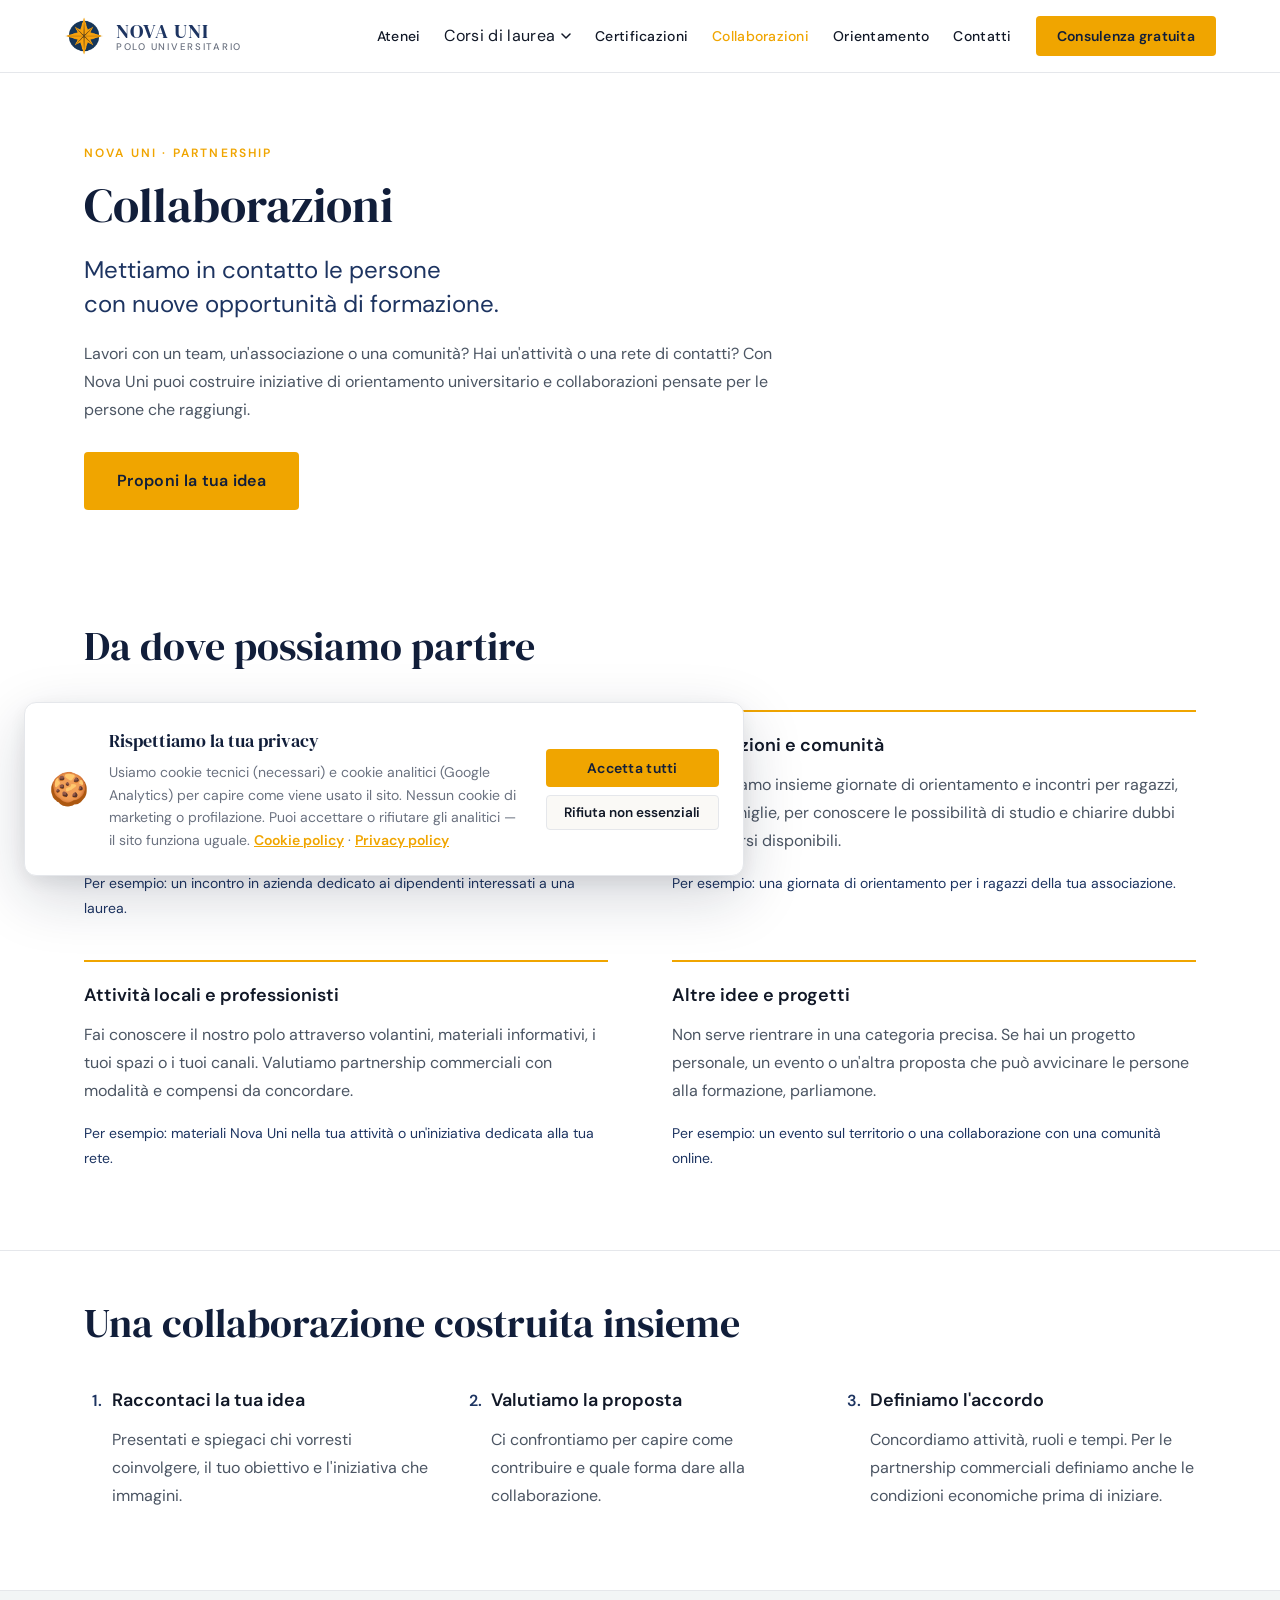
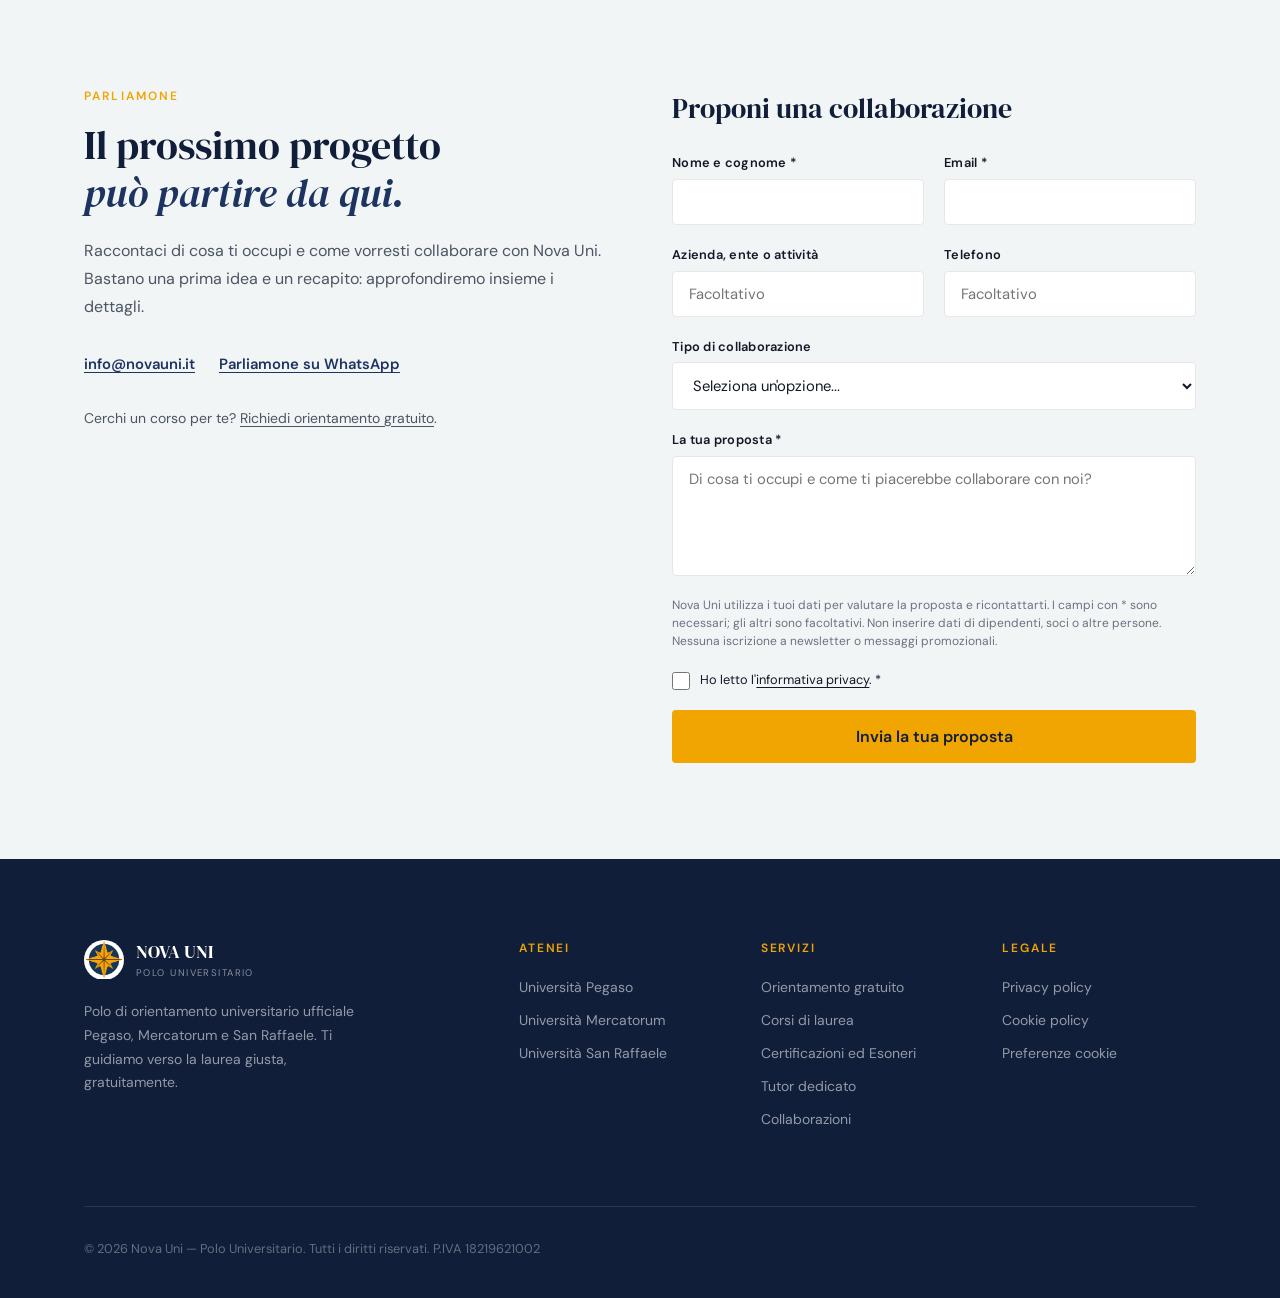
<file: collaborazioni.html>
<!DOCTYPE html>
<html lang="it">
<head>
  <meta charset="UTF-8">
  <meta name="viewport" content="width=device-width, initial-scale=1.0">
  <title>Collaborazioni e partnership | Nova Uni</title>
  <meta name="description" content="Collabora con Nova Uni: orientamento per dipendenti, iniziative per associazioni e partnership con attività e professionisti. Raccontaci la tua proposta.">
    <meta name="author" content="Nova Uni">

  <meta property="og:title" content="Collaborazioni e partnership — Nova Uni">
  <meta property="og:description" content="Aziende, associazioni, professionisti e attività locali: costruiamo insieme nuove opportunità di orientamento.">
  <meta property="og:image" content="https://novauni.it/assets/logo-novauni.jpg">
  <meta property="og:url" content="https://novauni.it/collaborazioni.html">
  <meta property="og:type" content="website">
  <meta property="og:locale" content="it_IT">

  <meta name="twitter:card" content="summary_large_image">
  <meta name="twitter:title" content="Collaborazioni e partnership — Nova Uni">
  <meta name="twitter:description" content="Proponi una collaborazione con Nova Uni per aziende, associazioni e attività locali.">
  <meta name="twitter:image" content="https://novauni.it/assets/logo-novauni.jpg">

  <link rel="canonical" href="https://novauni.it/collaborazioni.html">
  <link rel="icon" type="image/jpeg" href="assets/logo-novauni.jpg">

  <link rel="preconnect" href="https://fonts.googleapis.com">
  <link rel="preconnect" href="https://fonts.gstatic.com" crossorigin>
  <link href="https://fonts.googleapis.com/css2?family=DM+Serif+Display:ital@0;1&family=DM+Sans:ital,opsz,wght@0,9..40,300;0,9..40,400;0,9..40,500;0,9..40,600;1,9..40,400&display=swap" rel="stylesheet">

  <link rel="stylesheet" href="css/style.css">

  <!-- Google Analytics 4 — Consent Mode v2 (default: tutto negato finché l'utente non accetta i cookie) -->
  <script async src="https://www.googletagmanager.com/gtag/js?id=G-ZYQ7B6HPRJ"></script>
  <script>
    window.dataLayer = window.dataLayer || [];
    function gtag(){dataLayer.push(arguments);}
    gtag('consent', 'default', {
      'ad_storage': 'denied',
      'ad_user_data': 'denied',
      'ad_personalization': 'denied',
      'analytics_storage': 'denied',
      'wait_for_update': 500
    });
    gtag('js', new Date());
    gtag('config', 'G-ZYQ7B6HPRJ', { anonymize_ip: true });
  </script>
</head>
<body>

<nav class="navbar navbar--solid" id="navbar" aria-label="Navigazione principale">
  <div class="navbar__inner">
    <a href="index.html" class="navbar__brand" aria-label="Nova Uni Home">
      <img src="assets/logo-novauni.jpg" alt="" class="navbar__logo">
      <div class="navbar__brand-text">
        <span class="navbar__title">NOVA UNI</span>
        <span class="navbar__subtitle">POLO UNIVERSITARIO</span>
      </div>
    </a>

    <button class="navbar__toggle" id="navbarToggle" aria-label="Apri menu" aria-expanded="false">
      <span></span><span></span><span></span>
    </button>

    <div class="navbar__menu" id="navbarMenu">
      <a href="index.html#atenei" class="navbar__link">Atenei</a>

      <div class="navbar__dropdown" id="navbarDropdown">
        <button class="navbar__link navbar__dropdown-trigger" type="button" aria-expanded="false" aria-haspopup="true">
          Corsi di laurea
          <svg width="10" height="6" viewBox="0 0 10 6" fill="none" aria-hidden="true"><path d="M1 1l4 4 4-4" stroke="currentColor" stroke-width="1.5" stroke-linecap="round" stroke-linejoin="round"/></svg>
        </button>
        <div class="navbar__dropdown-panel" role="menu">
          <div class="navbar__dropdown-cols">
            <div class="navbar__dropdown-col">
              <div class="navbar__dropdown-title">Per Ateneo</div>
              <a href="corsi.html?ateneo=pegaso" role="menuitem">Università Pegaso</a>
              <a href="corsi.html?ateneo=mercatorum" role="menuitem">Università Mercatorum</a>
              <a href="corsi.html?ateneo=sanraffaele" role="menuitem">Università San Raffaele</a>
            </div>
            <div class="navbar__dropdown-col">
              <div class="navbar__dropdown-title">Per Livello</div>
              <a href="corsi.html?livello=triennale" role="menuitem">Lauree Triennali</a>
              <a href="corsi.html?livello=magistrale" role="menuitem">Lauree Magistrali</a>
            </div>
          </div>
          <a href="corsi.html" class="navbar__dropdown-all" role="menuitem">Vedi tutti i corsi →</a>
        </div>
      </div>

      <a href="certificazioni.html" class="navbar__link">Certificazioni</a>
      <a href="collaborazioni.html" class="navbar__link is-active" aria-current="page">Collaborazioni</a>
      <a href="index.html#come-funziona" class="navbar__link">Orientamento</a>
      <a href="index.html#contatti" class="navbar__link">Contatti</a>
      <a href="https://calendly.com/novauni-formazione/30min" target="_blank" rel="noopener" class="btn btn--gold btn--sm">Consulenza gratuita</a>
    </div>
  </div>
</nav>

<main>
  <header class="collaborations-intro">
    <div class="container">
      <div class="section__eyebrow">NOVA UNI · PARTNERSHIP</div>
      <h1>Collaborazioni</h1>
      <p class="collaborations-intro__lead">Mettiamo in contatto le persone<br>con nuove opportunità di formazione.</p>
      <p class="collaborations-intro__text">Lavori con un team, un'associazione o una comunità? Hai un'attività o una rete di contatti? Con Nova Uni puoi costruire iniziative di orientamento universitario e collaborazioni pensate per le persone che raggiungi.</p>
      <a href="#proponi-collaborazione" class="btn btn--gold btn--lg">Proponi la tua idea</a>
    </div>
  </header>

  <section class="collaborations-details" aria-labelledby="opportunitiesTitle">
    <div class="container">
      <h2 class="collaborations__title" id="opportunitiesTitle">Da dove possiamo partire</h2>
      <div class="collaborations-details__grid">
        <article>
          <h3>Aziende e dipendenti</h3>
          <p>Aiuta le persone del tuo team a iniziare o riprendere gli studi, conciliando formazione e lavoro. Possiamo progettare incontri di orientamento e momenti di consulenza sui percorsi universitari.</p>
          <p class="collaborations-details__example">Per esempio: un incontro in azienda dedicato ai dipendenti interessati a una laurea.</p>
        </article>
        <article>
          <h3>Associazioni e comunità</h3>
          <p>Organizziamo insieme giornate di orientamento e incontri per ragazzi, soci e famiglie, per conoscere le possibilità di studio e chiarire dubbi sui percorsi disponibili.</p>
          <p class="collaborations-details__example">Per esempio: una giornata di orientamento per i ragazzi della tua associazione.</p>
        </article>
        <article>
          <h3>Attività locali e professionisti</h3>
          <p>Fai conoscere il nostro polo attraverso volantini, materiali informativi, i tuoi spazi o i tuoi canali. Valutiamo partnership commerciali con modalità e compensi da concordare.</p>
          <p class="collaborations-details__example">Per esempio: materiali Nova Uni nella tua attività o un'iniziativa dedicata alla tua rete.</p>
        </article>
        <article>
          <h3>Altre idee e progetti</h3>
          <p>Non serve rientrare in una categoria precisa. Se hai un progetto personale, un evento o un'altra proposta che può avvicinare le persone alla formazione, parliamone.</p>
          <p class="collaborations-details__example">Per esempio: un evento sul territorio o una collaborazione con una comunità online.</p>
        </article>
      </div>
    </div>
  </section>

  <section class="collaborations-process" aria-labelledby="processTitle">
    <div class="container">
      <h2 class="collaborations__title" id="processTitle">Una collaborazione costruita insieme</h2>
      <ol class="collaborations-process__steps">
        <li><h3>Raccontaci la tua idea</h3><p>Presentati e spiegaci chi vorresti coinvolgere, il tuo obiettivo e l'iniziativa che immagini.</p></li>
        <li><h3>Valutiamo la proposta</h3><p>Ci confrontiamo per capire come contribuire e quale forma dare alla collaborazione.</p></li>
        <li><h3>Definiamo l'accordo</h3><p>Concordiamo attività, ruoli e tempi. Per le partnership commerciali definiamo anche le condizioni economiche prima di iniziare.</p></li>
      </ol>
    </div>
  </section>

  <section class="collaborations" id="proponi-collaborazione" aria-labelledby="proposalTitle">
    <div class="container">
      <div class="collaborations__grid">
        <div class="collaborations__info">
          <div class="section__eyebrow">PARLIAMONE</div>
          <h2 class="collaborations__title" id="proposalTitle">Il prossimo progetto<br><em>può partire da qui.</em></h2>
          <p class="collaborations__lead">Raccontaci di cosa ti occupi e come vorresti collaborare con Nova Uni. Bastano una prima idea e un recapito: approfondiremo insieme i dettagli.</p>
          <div class="collaborations__contacts">
            <a href="mailto:info@novauni.it?subject=Proposta%20di%20collaborazione%20-%20Nova%20Uni">info@novauni.it</a>
            <a href="https://wa.me/393793332878?text=Ciao%20Nova%20Uni%2C%20vorrei%20proporvi%20una%20collaborazione." target="_blank" rel="noopener">Parliamone su WhatsApp</a>
          </div>
          <p class="collaborations__student-link">Cerchi un corso per te? <a href="index.html#contatti">Richiedi orientamento gratuito</a>.</p>
        </div>
      <div class="collaborations__form-wrap">
        <h2 class="collaborations__form-title">Proponi una collaborazione</h2>
        <form id="collaborationForm" class="form" data-contact-form data-success="collaborationSuccess" data-error="collaborationError" action="https://api.web3forms.com/submit" method="POST" aria-describedby="collaborationPrivacyNote">
          <input type="hidden" name="access_key" value="ffd75ed9-3d93-484d-8637-f103afc93074">
          <input type="hidden" name="subject" value="Proposta di collaborazione — novauni.it">
          <input type="hidden" name="from_name" value="Nova Uni — Collaborazioni">
          <input type="hidden" name="informativa_versione" value="2026-10-08 / 1.1">
          <input type="checkbox" name="botcheck" hidden tabindex="-1" autocomplete="off">

          <div class="form__row">
            <div class="form__field">
              <label class="form__label" for="collab-nome">Nome e cognome *</label>
              <input id="collab-nome" class="form__input" type="text" name="nome" autocomplete="name" required>
            </div>
            <div class="form__field">
              <label class="form__label" for="collab-email">Email *</label>
              <input id="collab-email" class="form__input" type="email" name="email" autocomplete="email" required>
            </div>
          </div>

          <div class="form__row">
            <div class="form__field">
              <label class="form__label" for="collab-organizzazione">Azienda, ente o attività</label>
              <input id="collab-organizzazione" class="form__input" type="text" name="organizzazione" autocomplete="organization" placeholder="Facoltativo">
            </div>
            <div class="form__field">
              <label class="form__label" for="collab-tel">Telefono</label>
              <input id="collab-tel" class="form__input" type="tel" name="telefono" autocomplete="tel" placeholder="Facoltativo">
            </div>
          </div>

          <div class="form__field">
            <label class="form__label" for="collab-tipo">Tipo di collaborazione</label>
            <select id="collab-tipo" class="form__input" name="tipo_collaborazione">
              <option value="">Seleziona un'opzione...</option>
              <option>Orientamento per dipendenti</option>
              <option>Incontri per associazioni e gruppi</option>
              <option>Promozione del polo e partnership commerciali</option>
              <option>Un'altra proposta</option>
            </select>
          </div>

          <div class="form__field">
            <label class="form__label" for="collab-msg">La tua proposta *</label>
            <textarea id="collab-msg" class="form__input form__textarea" name="messaggio" required placeholder="Di cosa ti occupi e come ti piacerebbe collaborare con noi?"></textarea>
          </div>

          <p class="form__legal" id="collaborationPrivacyNote">Nova Uni utilizza i tuoi dati per valutare la proposta e ricontattarti. I campi con * sono necessari; gli altri sono facoltativi. Non inserire dati di dipendenti, soci o altre persone. Nessuna iscrizione a newsletter o messaggi promozionali.</p>
          <label class="form__privacy" for="collab-privacy">
            <input id="collab-privacy" type="checkbox" name="presa_visione_privacy" value="Ho letto l'informativa privacy" required>
            <span>Ho letto l'<a href="privacy.html" target="_blank" rel="noopener">informativa privacy</a>. *</span>
          </label>

          <button type="submit" class="form__submit btn btn--gold btn--lg">
            <span class="form__submit-label">Invia la tua proposta</span>
            <span class="form__submit-spinner" hidden>Invio in corso...</span>
          </button>
        </form>

        <div class="form__success" id="collaborationSuccess" role="status" tabindex="-1" hidden>
          <h3 class="form__success-title">Proposta inviata!</h3>
          <p class="form__success-text">Grazie per averci raccontato la tua idea. Ti ricontatteremo per approfondirla insieme.</p>
        </div>
        <div class="form__error" id="collaborationError" role="alert" tabindex="-1" hidden>
          <p>Non abbiamo potuto confermare l'invio della proposta. Riprova oppure scrivici a <a href="mailto:info@novauni.it">info@novauni.it</a> o su <a href="https://wa.me/393793332878?text=Ciao%20Nova%20Uni%2C%20vorrei%20proporvi%20una%20collaborazione." target="_blank" rel="noopener">WhatsApp</a>.</p>
        </div>
      </div>
      </div>
    </div>
  </section>
</main>

<footer class="footer">
  <div class="container">
    <div class="footer__grid">
      <div class="footer__brand">
        <div class="footer__brand-row">
          <img src="assets/logo-novauni.jpg" alt="" class="footer__logo">
          <div>
            <div class="footer__brand-title">NOVA UNI</div>
            <div class="footer__brand-sub">POLO UNIVERSITARIO</div>
          </div>
        </div>
        <p class="footer__tagline">Polo di orientamento universitario ufficiale Pegaso, Mercatorum e San Raffaele. Ti guidiamo verso la laurea giusta, gratuitamente.</p>
      </div>

      <div class="footer__col">
        <div class="footer__col-title">Atenei</div>
        <a href="corsi.html?ateneo=pegaso" class="footer__link">Università Pegaso</a>
        <a href="corsi.html?ateneo=mercatorum" class="footer__link">Università Mercatorum</a>
        <a href="corsi.html?ateneo=sanraffaele" class="footer__link">Università San Raffaele</a>
      </div>

      <div class="footer__col">
        <div class="footer__col-title">Servizi</div>
        <a href="index.html#come-funziona" class="footer__link">Orientamento gratuito</a>
        <a href="corsi.html" class="footer__link">Corsi di laurea</a>
        <a href="certificazioni.html" class="footer__link">Certificazioni ed Esoneri</a>
        <a href="index.html#come-funziona" class="footer__link">Tutor dedicato</a>
        <a href="collaborazioni.html" class="footer__link">Collaborazioni</a>
      </div>

      <div class="footer__col">
        <div class="footer__col-title">Legale</div>
        <a href="privacy.html" class="footer__link">Privacy policy</a>
        <a href="cookie.html" class="footer__link">Cookie policy</a>
        <a href="#" class="footer__link" data-cc-open>Preferenze cookie</a>
      </div>
    </div>

    <div class="footer__bottom">
      <p>© 2026 Nova Uni — Polo Universitario. Tutti i diritti riservati. P.IVA 18219621002</p>
    </div>
  </div>
</footer>

<!-- Cookie Banner -->
<div class="cookie-banner" id="cookieBanner" hidden>
  <div class="cookie-banner__inner">
    <div class="cookie-banner__icon" aria-hidden="true">🍪</div>
    <div class="cookie-banner__content">
      <h3>Rispettiamo la tua privacy</h3>
      <p>Usiamo cookie tecnici (necessari) e cookie analitici (Google Analytics) per capire come viene usato il sito. Nessun cookie di marketing o profilazione. Puoi accettare o rifiutare gli analitici — il sito funziona uguale. <a href="cookie.html">Cookie policy</a> · <a href="privacy.html">Privacy policy</a></p>
    </div>
    <div class="cookie-banner__actions">
      <button class="btn btn--gold btn--sm" id="cc-accept" type="button">Accetta tutti</button>
      <button class="cc-btn-reject" id="cc-reject" type="button">Rifiuta non essenziali</button>
    </div>
  </div>
</div>

<a href="https://wa.me/393793332878" target="_blank" rel="noopener" class="whatsapp-fab" aria-label="Scrivici su WhatsApp">
  <svg viewBox="0 0 32 32" width="30" height="30" fill="currentColor" aria-hidden="true">
    <path d="M16.001 3C9.373 3 4 8.373 4 15c0 2.354.682 4.547 1.85 6.395L4 28l6.781-1.78A11.948 11.948 0 0 0 16 27c6.627 0 12-5.373 12-12S22.628 3 16.001 3zm0 21.818c-1.881 0-3.65-.516-5.166-1.41l-.37-.218-4.024 1.054 1.075-3.93-.241-.405A9.819 9.819 0 0 1 6.182 15c0-5.422 4.398-9.818 9.819-9.818 5.422 0 9.819 4.396 9.819 9.818s-4.397 9.818-9.819 9.818zm5.391-7.359c-.296-.148-1.749-.864-2.022-.964-.272-.099-.469-.149-.665.149-.198.296-.762.964-.935 1.163-.173.197-.346.222-.643.074-.296-.148-1.249-.461-2.378-1.467-.879-.784-1.471-1.751-1.643-2.047-.173-.297-.018-.457.13-.605.134-.133.296-.346.444-.519.148-.173.198-.296.297-.494.099-.198.05-.371-.025-.519-.074-.149-.665-1.604-.911-2.198-.241-.578-.487-.499-.665-.508l-.567-.011c-.198 0-.519.074-.79.371-.272.297-1.038 1.014-1.038 2.473 0 1.46 1.062 2.871 1.21 3.07.149.198 2.092 3.196 5.071 4.481 2.225.961 3.085.92 3.638.835.553-.087 1.749-.715 1.997-1.405.247-.69.247-1.282.173-1.405-.074-.124-.272-.198-.568-.346z"/>
  </svg>
  <span class="whatsapp-fab__label">Scrivici su WhatsApp</span>
</a>

<script src="js/cookie-consent.js"></script>
<script src="js/navigation.js"></script>
<script src="js/contact-forms.js"></script>
</body>
</html>
</file>
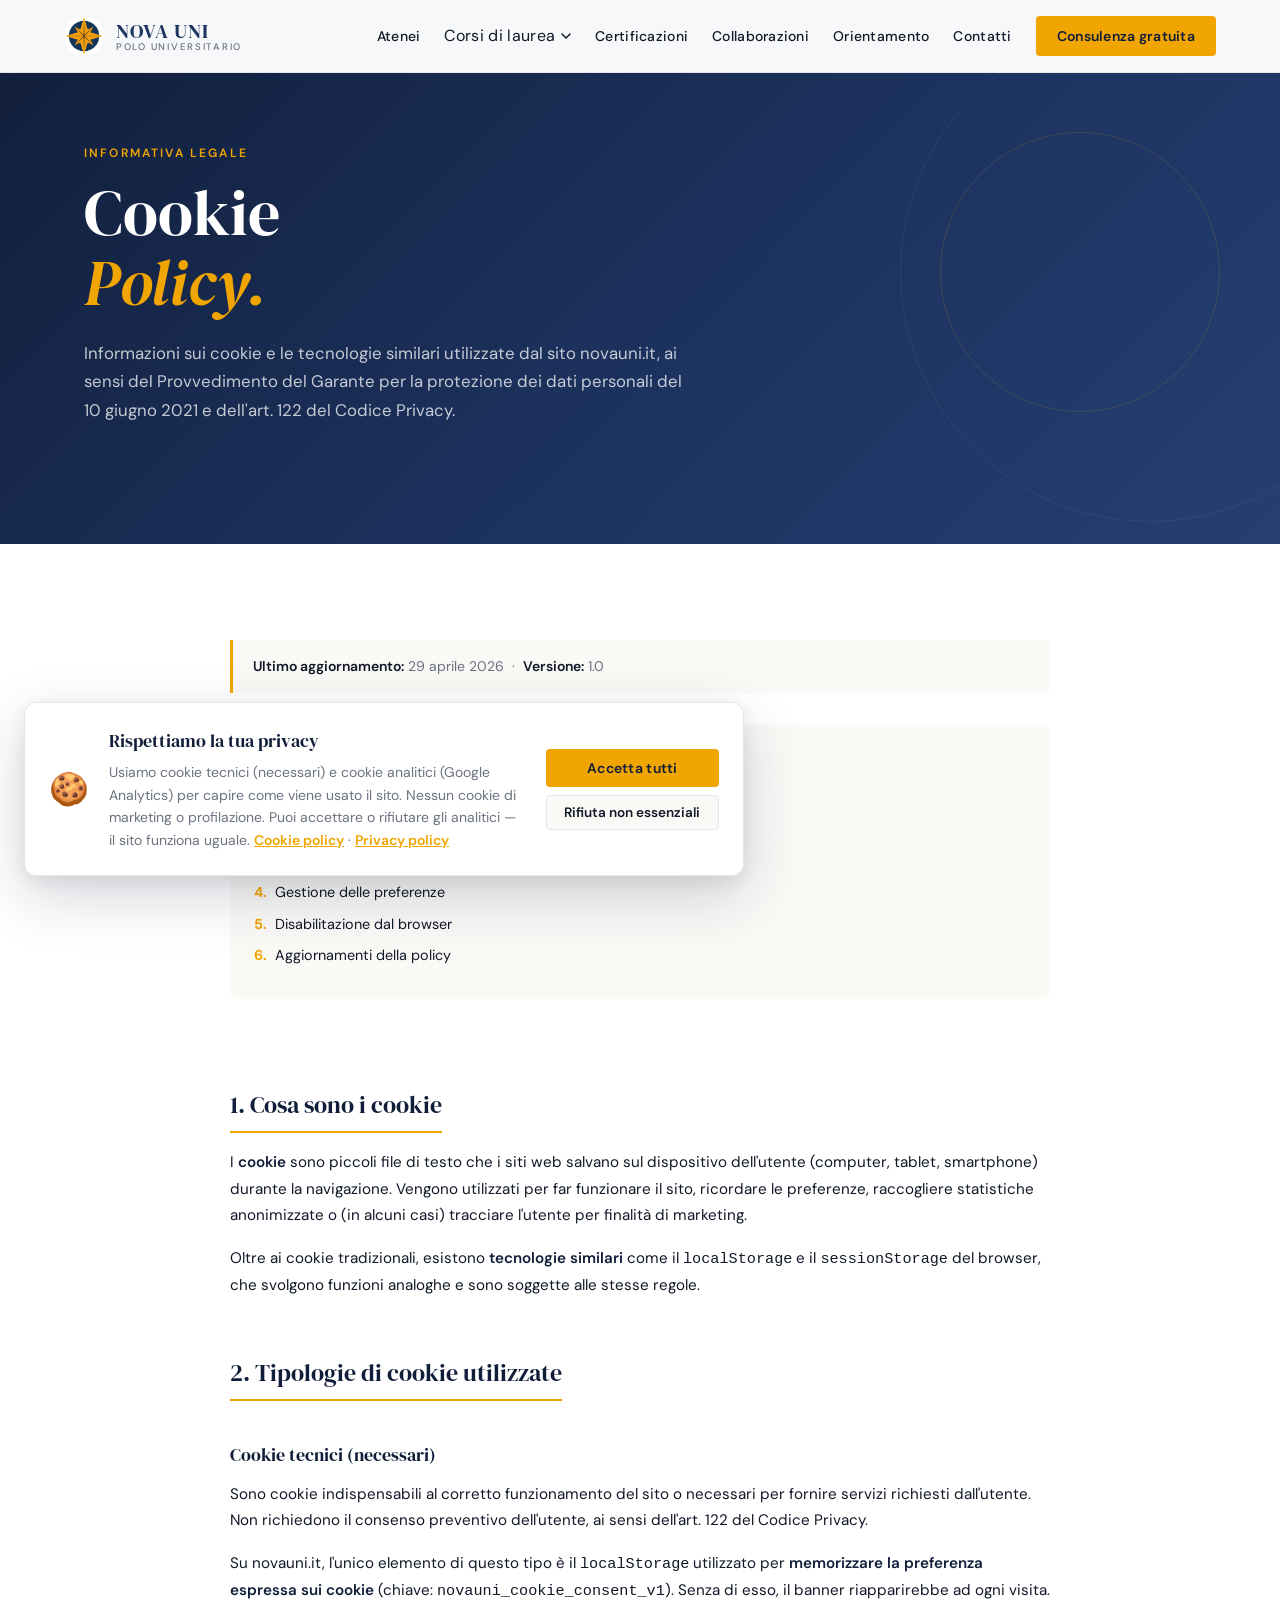
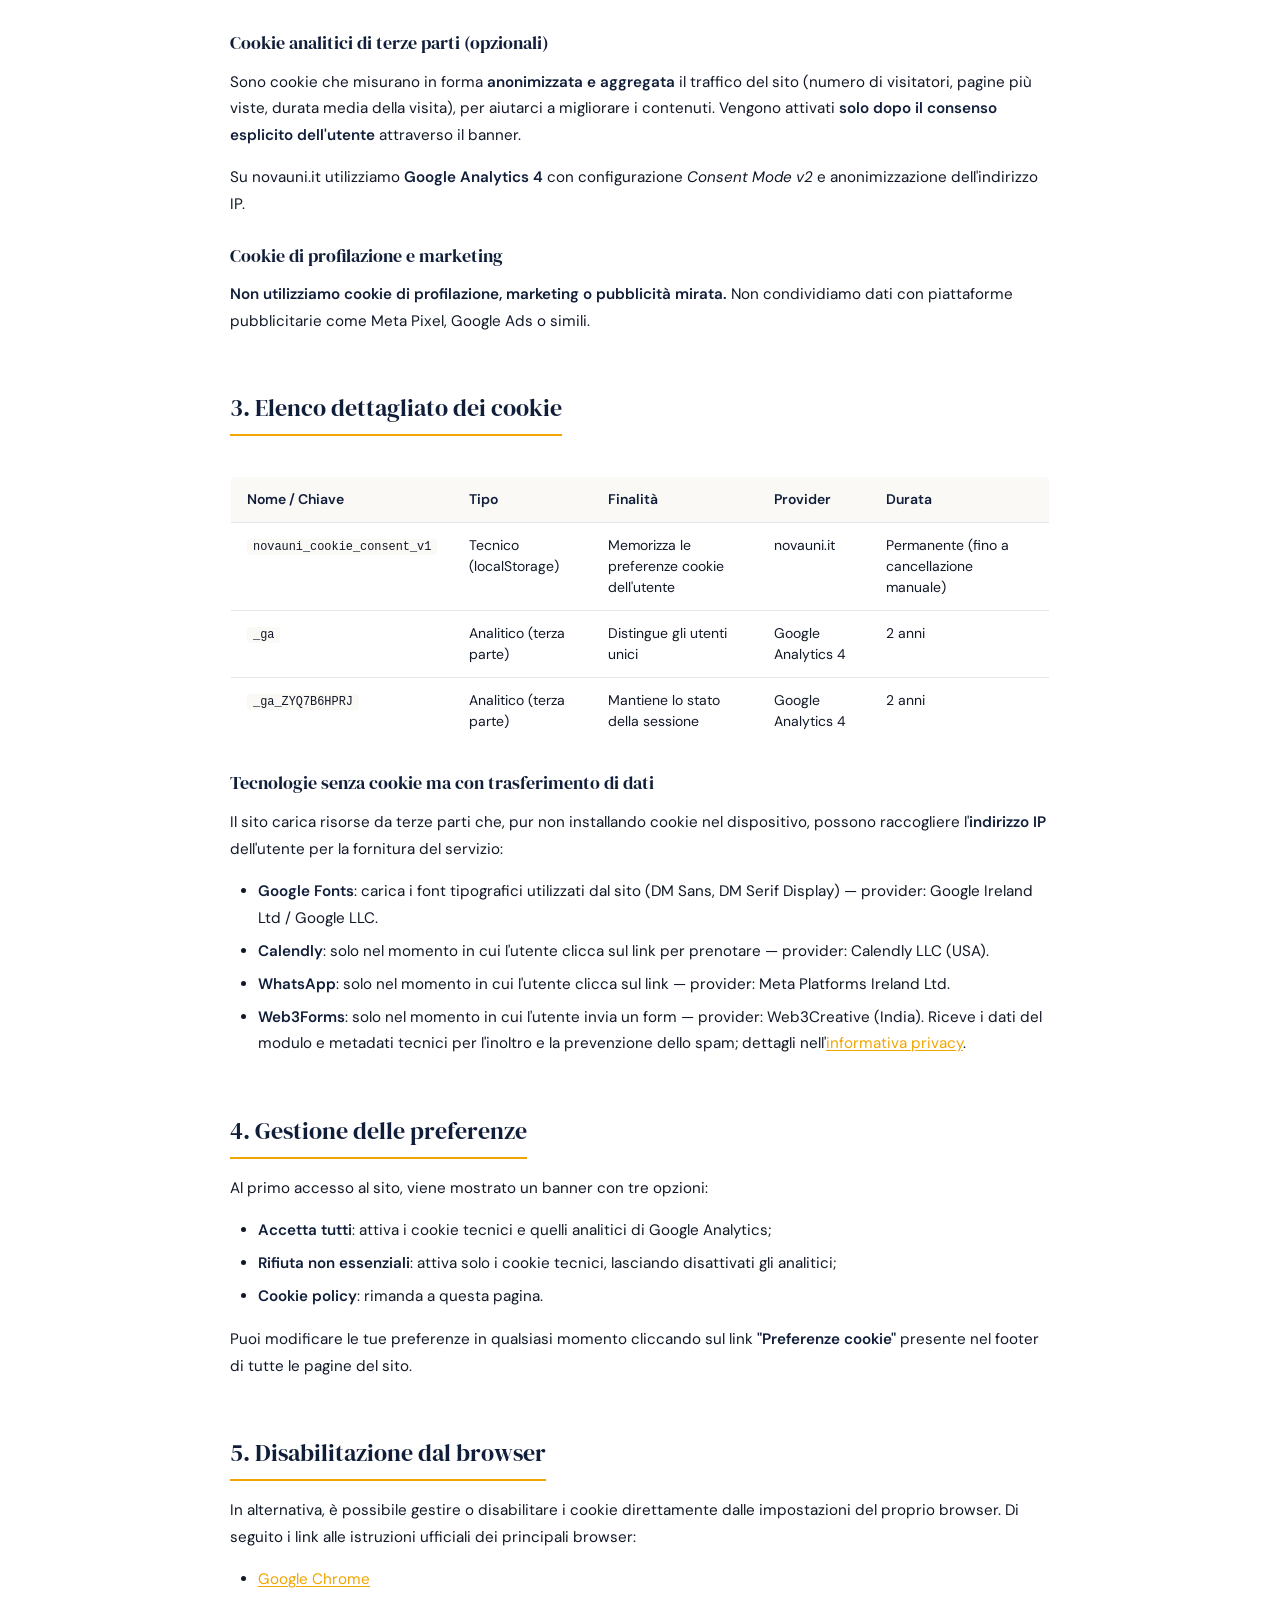
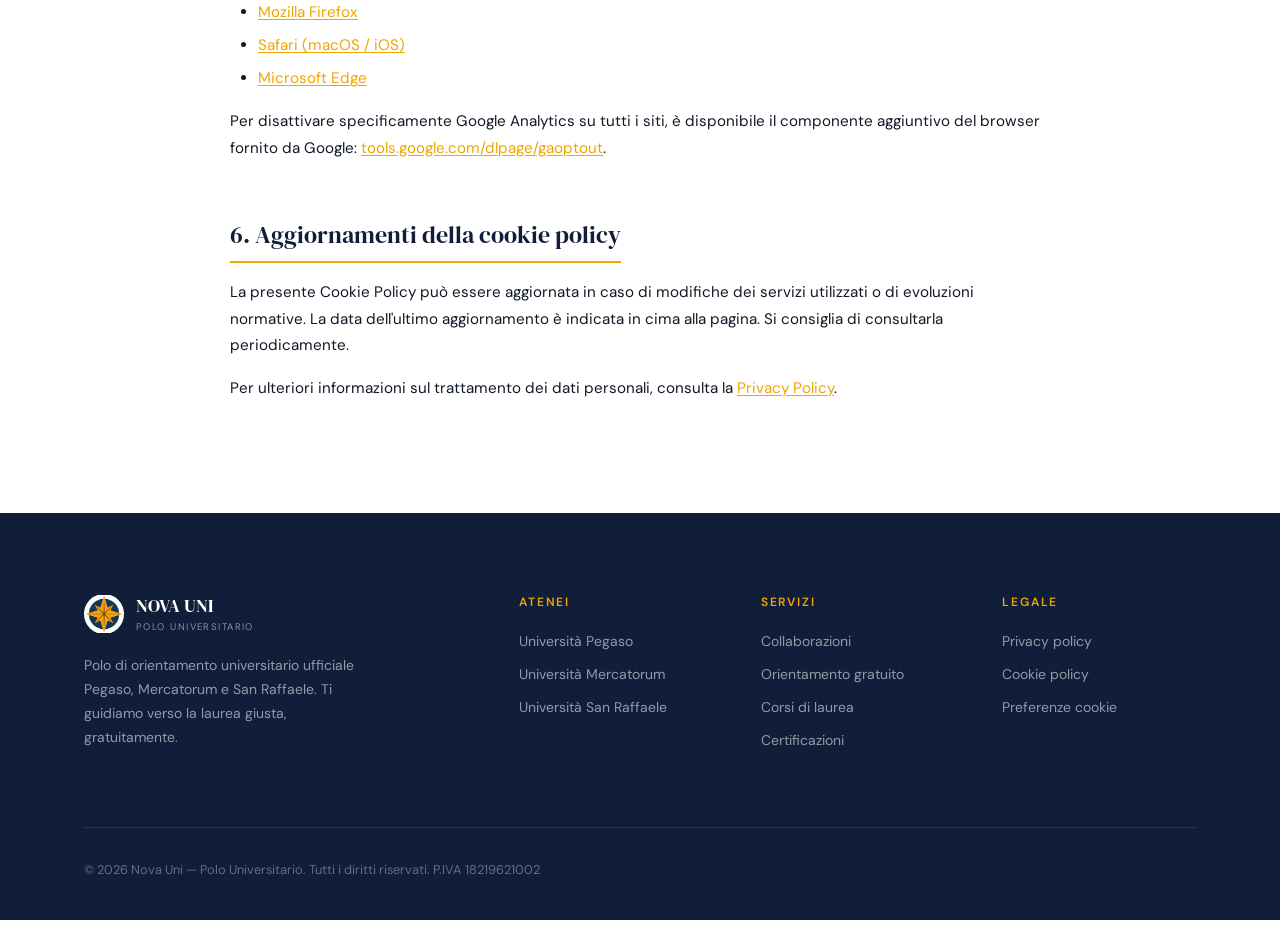
<file: cookie.html>
<!DOCTYPE html>
<html lang="it">
<head>
  <meta charset="UTF-8">
  <meta name="viewport" content="width=device-width, initial-scale=1.0">
  <title>Cookie Policy | Nova Uni</title>
  <meta name="description" content="Cookie Policy del sito novauni.it: tipologie di cookie utilizzate, finalità e modalità di gestione delle preferenze.">
  <meta name="robots" content="noindex, follow">

  <link rel="canonical" href="https://novauni.it/cookie.html">
  <link rel="icon" type="image/jpeg" href="assets/logo-novauni.jpg">

  <link rel="preconnect" href="https://fonts.googleapis.com">
  <link rel="preconnect" href="https://fonts.gstatic.com" crossorigin>
  <link href="https://fonts.googleapis.com/css2?family=DM+Serif+Display:ital@0;1&family=DM+Sans:ital,opsz,wght@0,9..40,300;0,9..40,400;0,9..40,500;0,9..40,600;1,9..40,400&display=swap" rel="stylesheet">

  <link rel="stylesheet" href="css/style.css">

  <!-- Google Analytics 4 — Consent Mode v2 -->
  <script async src="https://www.googletagmanager.com/gtag/js?id=G-ZYQ7B6HPRJ"></script>
  <script>
    window.dataLayer = window.dataLayer || [];
    function gtag(){dataLayer.push(arguments);}
    gtag('consent', 'default', {
      'ad_storage': 'denied',
      'ad_user_data': 'denied',
      'ad_personalization': 'denied',
      'analytics_storage': 'denied',
      'wait_for_update': 500
    });
    gtag('js', new Date());
    gtag('config', 'G-ZYQ7B6HPRJ', { anonymize_ip: true });
  </script>
</head>
<body class="page-legal-body">

<nav class="navbar navbar--solid" id="navbar" aria-label="Navigazione principale">
  <div class="navbar__inner">
    <a href="index.html" class="navbar__brand" aria-label="Nova Uni Home">
      <img src="assets/logo-novauni.jpg" alt="" class="navbar__logo">
      <div class="navbar__brand-text">
        <span class="navbar__title">NOVA UNI</span>
        <span class="navbar__subtitle">POLO UNIVERSITARIO</span>
      </div>
    </a>

    <button class="navbar__toggle" id="navbarToggle" aria-label="Apri menu" aria-expanded="false">
      <span></span><span></span><span></span>
    </button>

    <div class="navbar__menu" id="navbarMenu">
      <a href="index.html#atenei" class="navbar__link">Atenei</a>
      <div class="navbar__dropdown" id="navbarDropdown">
        <button class="navbar__link navbar__dropdown-trigger" type="button" aria-expanded="false" aria-haspopup="true">
          Corsi di laurea
          <svg width="10" height="6" viewBox="0 0 10 6" fill="none" aria-hidden="true"><path d="M1 1l4 4 4-4" stroke="currentColor" stroke-width="1.5" stroke-linecap="round" stroke-linejoin="round"/></svg>
        </button>
        <div class="navbar__dropdown-panel" role="menu">
          <div class="navbar__dropdown-cols">
            <div class="navbar__dropdown-col">
              <div class="navbar__dropdown-title">Per Ateneo</div>
              <a href="corsi.html?ateneo=pegaso" role="menuitem">Università Pegaso</a>
              <a href="corsi.html?ateneo=mercatorum" role="menuitem">Università Mercatorum</a>
              <a href="corsi.html?ateneo=sanraffaele" role="menuitem">Università San Raffaele</a>
            </div>
            <div class="navbar__dropdown-col">
              <div class="navbar__dropdown-title">Per Livello</div>
              <a href="corsi.html?livello=triennale" role="menuitem">Lauree Triennali</a>
              <a href="corsi.html?livello=magistrale" role="menuitem">Lauree Magistrali</a>
            </div>
          </div>
          <a href="corsi.html" class="navbar__dropdown-all" role="menuitem">Vedi tutti i corsi →</a>
        </div>
      </div>
      <a href="certificazioni.html" class="navbar__link">Certificazioni</a>
      <a href="collaborazioni.html" class="navbar__link">Collaborazioni</a>
      <a href="index.html#come-funziona" class="navbar__link">Orientamento</a>
      <a href="index.html#contatti" class="navbar__link">Contatti</a>
      <a href="https://calendly.com/novauni-formazione/30min" target="_blank" rel="noopener" class="btn btn--gold btn--sm">Consulenza gratuita</a>
    </div>
  </div>
</nav>

<header class="page-hero">
  <div class="container">
    <div class="page-hero__inner">
      <div class="section__eyebrow page-hero__eyebrow">INFORMATIVA LEGALE</div>
      <h1 class="page-hero__title">Cookie<br><em>Policy.</em></h1>
      <p class="page-hero__lead">Informazioni sui cookie e le tecnologie similari utilizzate dal sito novauni.it, ai sensi del Provvedimento del Garante per la protezione dei dati personali del 10 giugno 2021 e dell'art. 122 del Codice Privacy.</p>
    </div>
  </div>
</header>

<section class="page-legal">
  <div class="container">
    <article class="legal-content">

      <div class="legal-meta">
        <strong>Ultimo aggiornamento:</strong> 29 aprile 2026 &nbsp;·&nbsp; <strong>Versione:</strong> 1.0
      </div>

      <div class="legal-toc">
        <h3>Sommario</h3>
        <ol>
          <li><a href="#cosa">Cosa sono i cookie</a></li>
          <li><a href="#tipologie">Tipologie di cookie utilizzate</a></li>
          <li><a href="#elenco">Elenco dettagliato dei cookie</a></li>
          <li><a href="#preferenze">Gestione delle preferenze</a></li>
          <li><a href="#browser">Disabilitazione dal browser</a></li>
          <li><a href="#aggiornamenti">Aggiornamenti della policy</a></li>
        </ol>
      </div>

      <h2 id="cosa">1. Cosa sono i cookie</h2>
      <p>I <strong>cookie</strong> sono piccoli file di testo che i siti web salvano sul dispositivo dell'utente (computer, tablet, smartphone) durante la navigazione. Vengono utilizzati per far funzionare il sito, ricordare le preferenze, raccogliere statistiche anonimizzate o (in alcuni casi) tracciare l'utente per finalità di marketing.</p>
      <p>Oltre ai cookie tradizionali, esistono <strong>tecnologie similari</strong> come il <code>localStorage</code> e il <code>sessionStorage</code> del browser, che svolgono funzioni analoghe e sono soggette alle stesse regole.</p>

      <h2 id="tipologie">2. Tipologie di cookie utilizzate</h2>

      <h3>Cookie tecnici (necessari)</h3>
      <p>Sono cookie indispensabili al corretto funzionamento del sito o necessari per fornire servizi richiesti dall'utente. Non richiedono il consenso preventivo dell'utente, ai sensi dell'art. 122 del Codice Privacy.</p>
      <p>Su novauni.it, l'unico elemento di questo tipo è il <code>localStorage</code> utilizzato per <strong>memorizzare la preferenza espressa sui cookie</strong> (chiave: <code>novauni_cookie_consent_v1</code>). Senza di esso, il banner riapparirebbe ad ogni visita.</p>

      <h3>Cookie analitici di terze parti (opzionali)</h3>
      <p>Sono cookie che misurano in forma <strong>anonimizzata e aggregata</strong> il traffico del sito (numero di visitatori, pagine più viste, durata media della visita), per aiutarci a migliorare i contenuti. Vengono attivati <strong>solo dopo il consenso esplicito dell'utente</strong> attraverso il banner.</p>
      <p>Su novauni.it utilizziamo <strong>Google Analytics 4</strong> con configurazione <em>Consent Mode v2</em> e anonimizzazione dell'indirizzo IP.</p>

      <h3>Cookie di profilazione e marketing</h3>
      <p><strong>Non utilizziamo cookie di profilazione, marketing o pubblicità mirata.</strong> Non condividiamo dati con piattaforme pubblicitarie come Meta Pixel, Google Ads o simili.</p>

      <h2 id="elenco">3. Elenco dettagliato dei cookie</h2>
      <table>
        <thead>
          <tr>
            <th>Nome / Chiave</th>
            <th>Tipo</th>
            <th>Finalità</th>
            <th>Provider</th>
            <th>Durata</th>
          </tr>
        </thead>
        <tbody>
          <tr>
            <td><code>novauni_cookie_consent_v1</code></td>
            <td>Tecnico (localStorage)</td>
            <td>Memorizza le preferenze cookie dell'utente</td>
            <td>novauni.it</td>
            <td>Permanente (fino a cancellazione manuale)</td>
          </tr>
          <tr>
            <td><code>_ga</code></td>
            <td>Analitico (terza parte)</td>
            <td>Distingue gli utenti unici</td>
            <td>Google Analytics 4</td>
            <td>2 anni</td>
          </tr>
          <tr>
            <td><code>_ga_ZYQ7B6HPRJ</code></td>
            <td>Analitico (terza parte)</td>
            <td>Mantiene lo stato della sessione</td>
            <td>Google Analytics 4</td>
            <td>2 anni</td>
          </tr>
        </tbody>
      </table>

      <h3>Tecnologie senza cookie ma con trasferimento di dati</h3>
      <p>Il sito carica risorse da terze parti che, pur non installando cookie nel dispositivo, possono raccogliere l'<strong>indirizzo IP</strong> dell'utente per la fornitura del servizio:</p>
      <ul>
        <li><strong>Google Fonts</strong>: carica i font tipografici utilizzati dal sito (DM Sans, DM Serif Display) — provider: Google Ireland Ltd / Google LLC.</li>
        <li><strong>Calendly</strong>: solo nel momento in cui l'utente clicca sul link per prenotare — provider: Calendly LLC (USA).</li>
        <li><strong>WhatsApp</strong>: solo nel momento in cui l'utente clicca sul link — provider: Meta Platforms Ireland Ltd.</li>
        <li><strong>Web3Forms</strong>: solo nel momento in cui l'utente invia un form — provider: Web3Creative (India). Riceve i dati del modulo e metadati tecnici per l'inoltro e la prevenzione dello spam; dettagli nell'<a href="privacy.html">informativa privacy</a>.</li>
      </ul>

      <h2 id="preferenze">4. Gestione delle preferenze</h2>
      <p>Al primo accesso al sito, viene mostrato un banner con tre opzioni:</p>
      <ul>
        <li><strong>Accetta tutti</strong>: attiva i cookie tecnici e quelli analitici di Google Analytics;</li>
        <li><strong>Rifiuta non essenziali</strong>: attiva solo i cookie tecnici, lasciando disattivati gli analitici;</li>
        <li><strong>Cookie policy</strong>: rimanda a questa pagina.</li>
      </ul>
      <p>Puoi modificare le tue preferenze in qualsiasi momento cliccando sul link <strong>"Preferenze cookie"</strong> presente nel footer di tutte le pagine del sito.</p>

      <h2 id="browser">5. Disabilitazione dal browser</h2>
      <p>In alternativa, è possibile gestire o disabilitare i cookie direttamente dalle impostazioni del proprio browser. Di seguito i link alle istruzioni ufficiali dei principali browser:</p>
      <ul>
        <li><a href="https://support.google.com/chrome/answer/95647" target="_blank" rel="noopener">Google Chrome</a></li>
        <li><a href="https://support.mozilla.org/it/kb/Attivare%20e%20disattivare%20i%20cookie" target="_blank" rel="noopener">Mozilla Firefox</a></li>
        <li><a href="https://support.apple.com/it-it/guide/safari/sfri11471/mac" target="_blank" rel="noopener">Safari (macOS / iOS)</a></li>
        <li><a href="https://support.microsoft.com/it-it/microsoft-edge/eliminare-i-cookie-in-microsoft-edge-63947406-40ac-c3b8-57b9-2a946a29ae09" target="_blank" rel="noopener">Microsoft Edge</a></li>
      </ul>
      <p>Per disattivare specificamente Google Analytics su tutti i siti, è disponibile il componente aggiuntivo del browser fornito da Google: <a href="https://tools.google.com/dlpage/gaoptout" target="_blank" rel="noopener">tools.google.com/dlpage/gaoptout</a>.</p>

      <h2 id="aggiornamenti">6. Aggiornamenti della cookie policy</h2>
      <p>La presente Cookie Policy può essere aggiornata in caso di modifiche dei servizi utilizzati o di evoluzioni normative. La data dell'ultimo aggiornamento è indicata in cima alla pagina. Si consiglia di consultarla periodicamente.</p>

      <p>Per ulteriori informazioni sul trattamento dei dati personali, consulta la <a href="privacy.html">Privacy Policy</a>.</p>

    </article>
  </div>
</section>

<footer class="footer">
  <div class="container">
    <div class="footer__grid">
      <div class="footer__brand">
        <div class="footer__brand-row">
          <img src="assets/logo-novauni.jpg" alt="" class="footer__logo">
          <div>
            <div class="footer__brand-title">NOVA UNI</div>
            <div class="footer__brand-sub">POLO UNIVERSITARIO</div>
          </div>
        </div>
        <p class="footer__tagline">Polo di orientamento universitario ufficiale Pegaso, Mercatorum e San Raffaele. Ti guidiamo verso la laurea giusta, gratuitamente.</p>
      </div>

      <div class="footer__col">
        <div class="footer__col-title">Atenei</div>
        <a href="corsi.html?ateneo=pegaso" class="footer__link">Università Pegaso</a>
        <a href="corsi.html?ateneo=mercatorum" class="footer__link">Università Mercatorum</a>
        <a href="corsi.html?ateneo=sanraffaele" class="footer__link">Università San Raffaele</a>
      </div>

      <div class="footer__col">
        <div class="footer__col-title">Servizi</div>
        <a href="collaborazioni.html" class="footer__link">Collaborazioni</a>
        <a href="index.html#come-funziona" class="footer__link">Orientamento gratuito</a>
        <a href="corsi.html" class="footer__link">Corsi di laurea</a>
        <a href="certificazioni.html" class="footer__link">Certificazioni</a>
      </div>

      <div class="footer__col">
        <div class="footer__col-title">Legale</div>
        <a href="privacy.html" class="footer__link">Privacy policy</a>
        <a href="cookie.html" class="footer__link">Cookie policy</a>
        <a href="#" class="footer__link" data-cc-open>Preferenze cookie</a>
      </div>
    </div>

    <div class="footer__bottom">
      <p>© 2026 Nova Uni — Polo Universitario. Tutti i diritti riservati. P.IVA 18219621002</p>
    </div>
  </div>
</footer>

<!-- Cookie Banner -->
<div class="cookie-banner" id="cookieBanner" hidden>
  <div class="cookie-banner__inner">
    <div class="cookie-banner__icon" aria-hidden="true">🍪</div>
    <div class="cookie-banner__content">
      <h3>Rispettiamo la tua privacy</h3>
      <p>Usiamo cookie tecnici (necessari) e cookie analitici (Google Analytics) per capire come viene usato il sito. Nessun cookie di marketing o profilazione. Puoi accettare o rifiutare gli analitici — il sito funziona uguale. <a href="cookie.html">Cookie policy</a> · <a href="privacy.html">Privacy policy</a></p>
    </div>
    <div class="cookie-banner__actions">
      <button class="btn btn--gold btn--sm" id="cc-accept" type="button">Accetta tutti</button>
      <button class="cc-btn-reject" id="cc-reject" type="button">Rifiuta non essenziali</button>
    </div>
  </div>
</div>

<!-- WhatsApp FAB -->
<a href="https://wa.me/393793332878" target="_blank" rel="noopener" class="whatsapp-fab" aria-label="Scrivici su WhatsApp">
  <svg viewBox="0 0 32 32" width="30" height="30" fill="currentColor" aria-hidden="true">
    <path d="M16.001 3C9.373 3 4 8.373 4 15c0 2.354.682 4.547 1.85 6.395L4 28l6.781-1.78A11.948 11.948 0 0 0 16 27c6.627 0 12-5.373 12-12S22.628 3 16.001 3zm0 21.818c-1.881 0-3.65-.516-5.166-1.41l-.37-.218-4.024 1.054 1.075-3.93-.241-.405A9.819 9.819 0 0 1 6.182 15c0-5.422 4.398-9.818 9.819-9.818 5.422 0 9.819 4.396 9.819 9.818s-4.397 9.818-9.819 9.818zm5.391-7.359c-.296-.148-1.749-.864-2.022-.964-.272-.099-.469-.149-.665.149-.198.296-.762.964-.935 1.163-.173.197-.346.222-.643.074-.296-.148-1.249-.461-2.378-1.467-.879-.784-1.471-1.751-1.643-2.047-.173-.297-.018-.457.13-.605.134-.133.296-.346.444-.519.148-.173.198-.296.297-.494.099-.198.05-.371-.025-.519-.074-.149-.665-1.604-.911-2.198-.241-.578-.487-.499-.665-.508l-.567-.011c-.198 0-.519.074-.79.371-.272.297-1.038 1.014-1.038 2.473 0 1.46 1.062 2.871 1.21 3.07.149.198 2.092 3.196 5.071 4.481 2.225.961 3.085.92 3.638.835.553-.087 1.749-.715 1.997-1.405.247-.69.247-1.282.173-1.405-.074-.124-.272-.198-.568-.346z"/>
  </svg>
  <span class="whatsapp-fab__label">Scrivici su WhatsApp</span>
</a>

<script>
(() => {
  const toggle = document.getElementById('navbarToggle');
  const menu = document.getElementById('navbarMenu');
  if (toggle && menu) {
    toggle.addEventListener('click', () => {
      const open = menu.classList.toggle('is-open');
      toggle.setAttribute('aria-expanded', String(open));
    });
  }
  const dropdown = document.getElementById('navbarDropdown');
  if (dropdown) {
    const trigger = dropdown.querySelector('.navbar__dropdown-trigger');
    trigger.addEventListener('click', (e) => {
      e.stopPropagation();
      const open = dropdown.classList.toggle('is-open');
      trigger.setAttribute('aria-expanded', String(open));
    });
    document.addEventListener('click', (e) => {
      if (!dropdown.contains(e.target)) {
        dropdown.classList.remove('is-open');
        trigger.setAttribute('aria-expanded', 'false');
      }
    });
  }
})();
</script>
<script src="js/cookie-consent.js"></script>
</body>
</html>
</file>
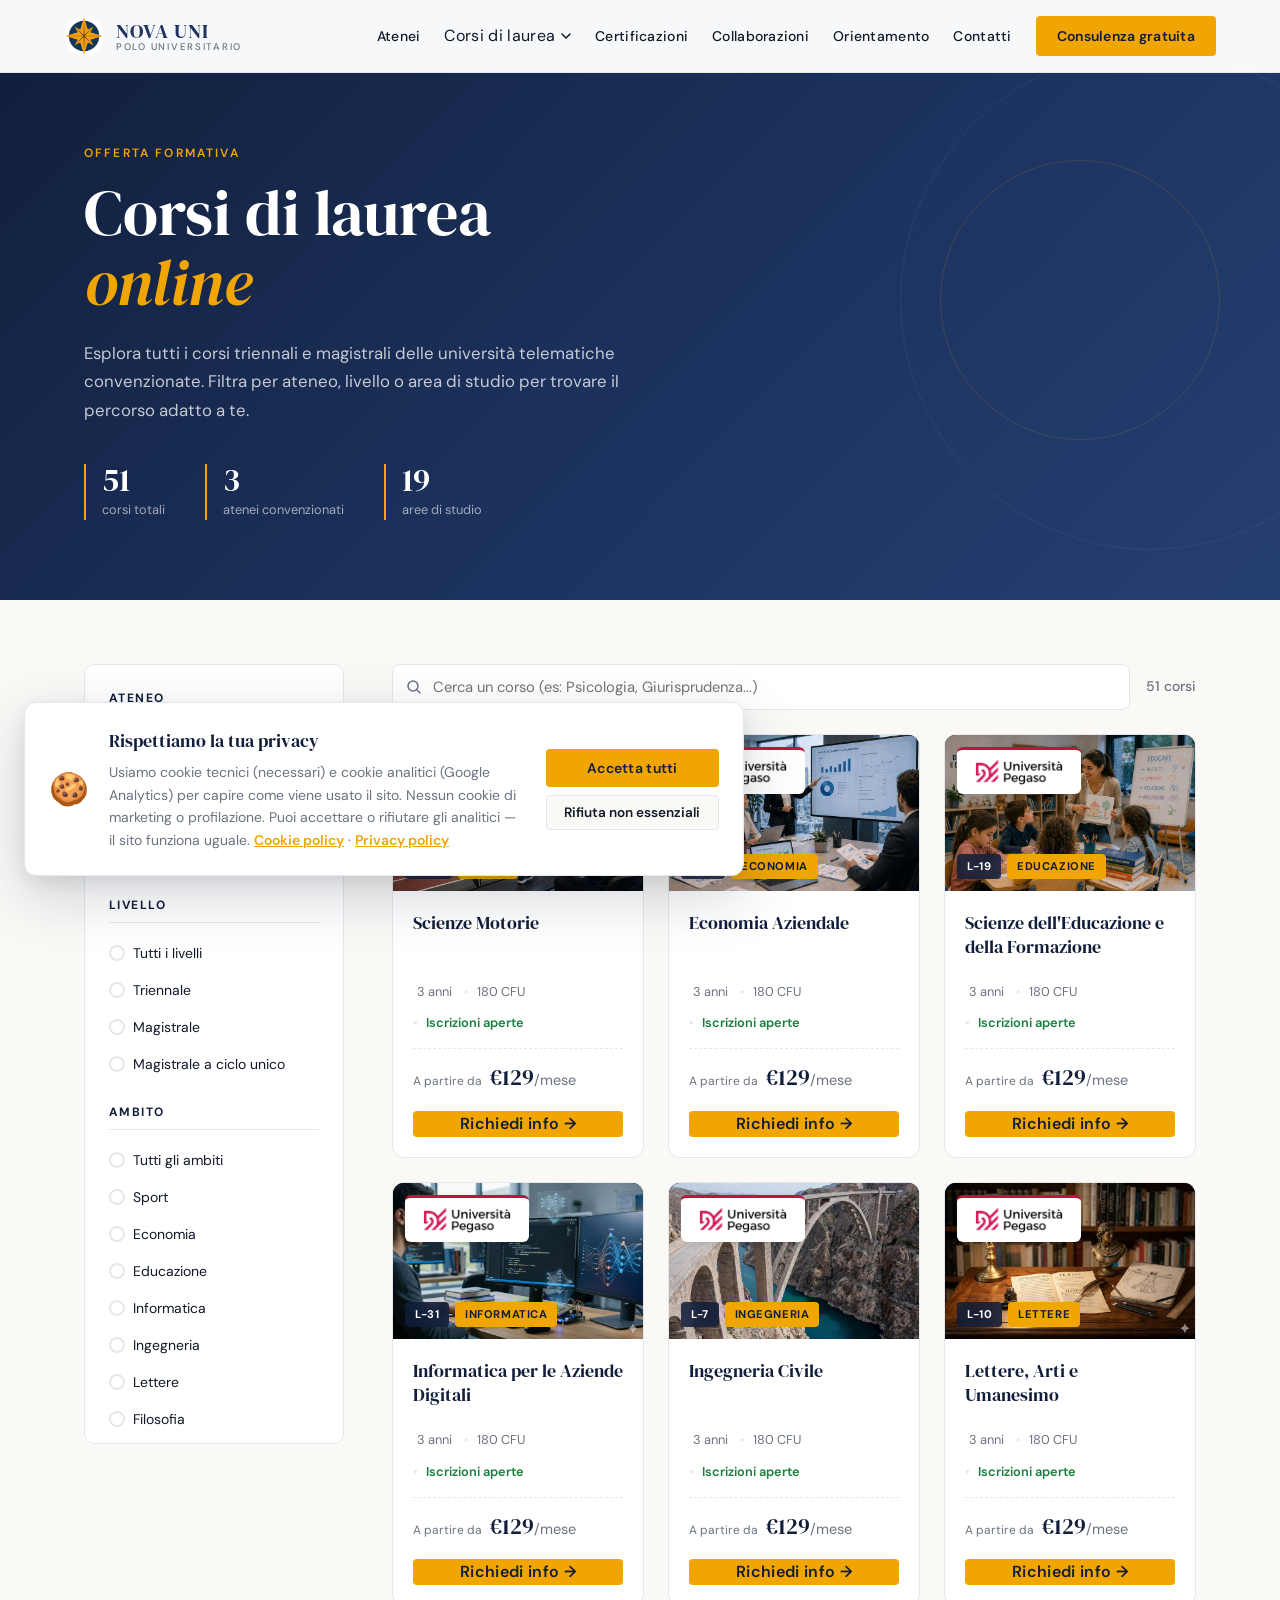
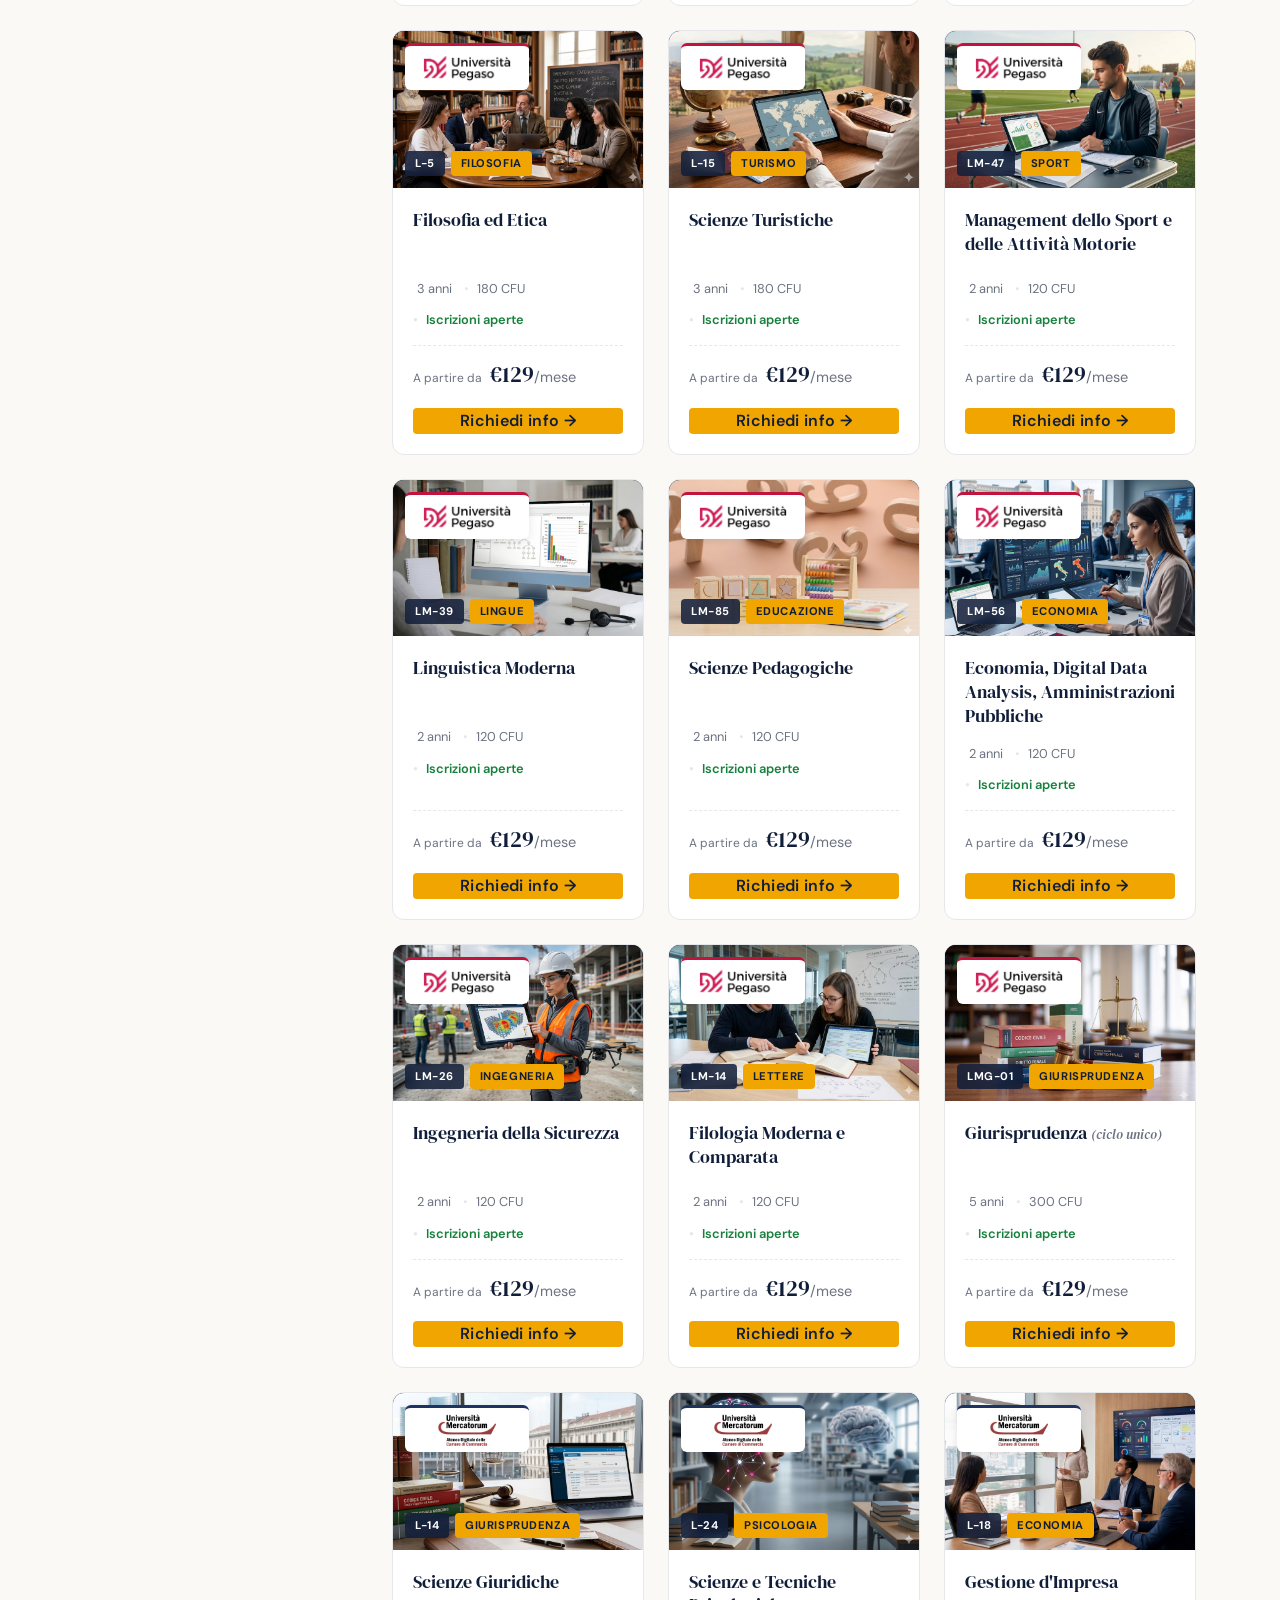
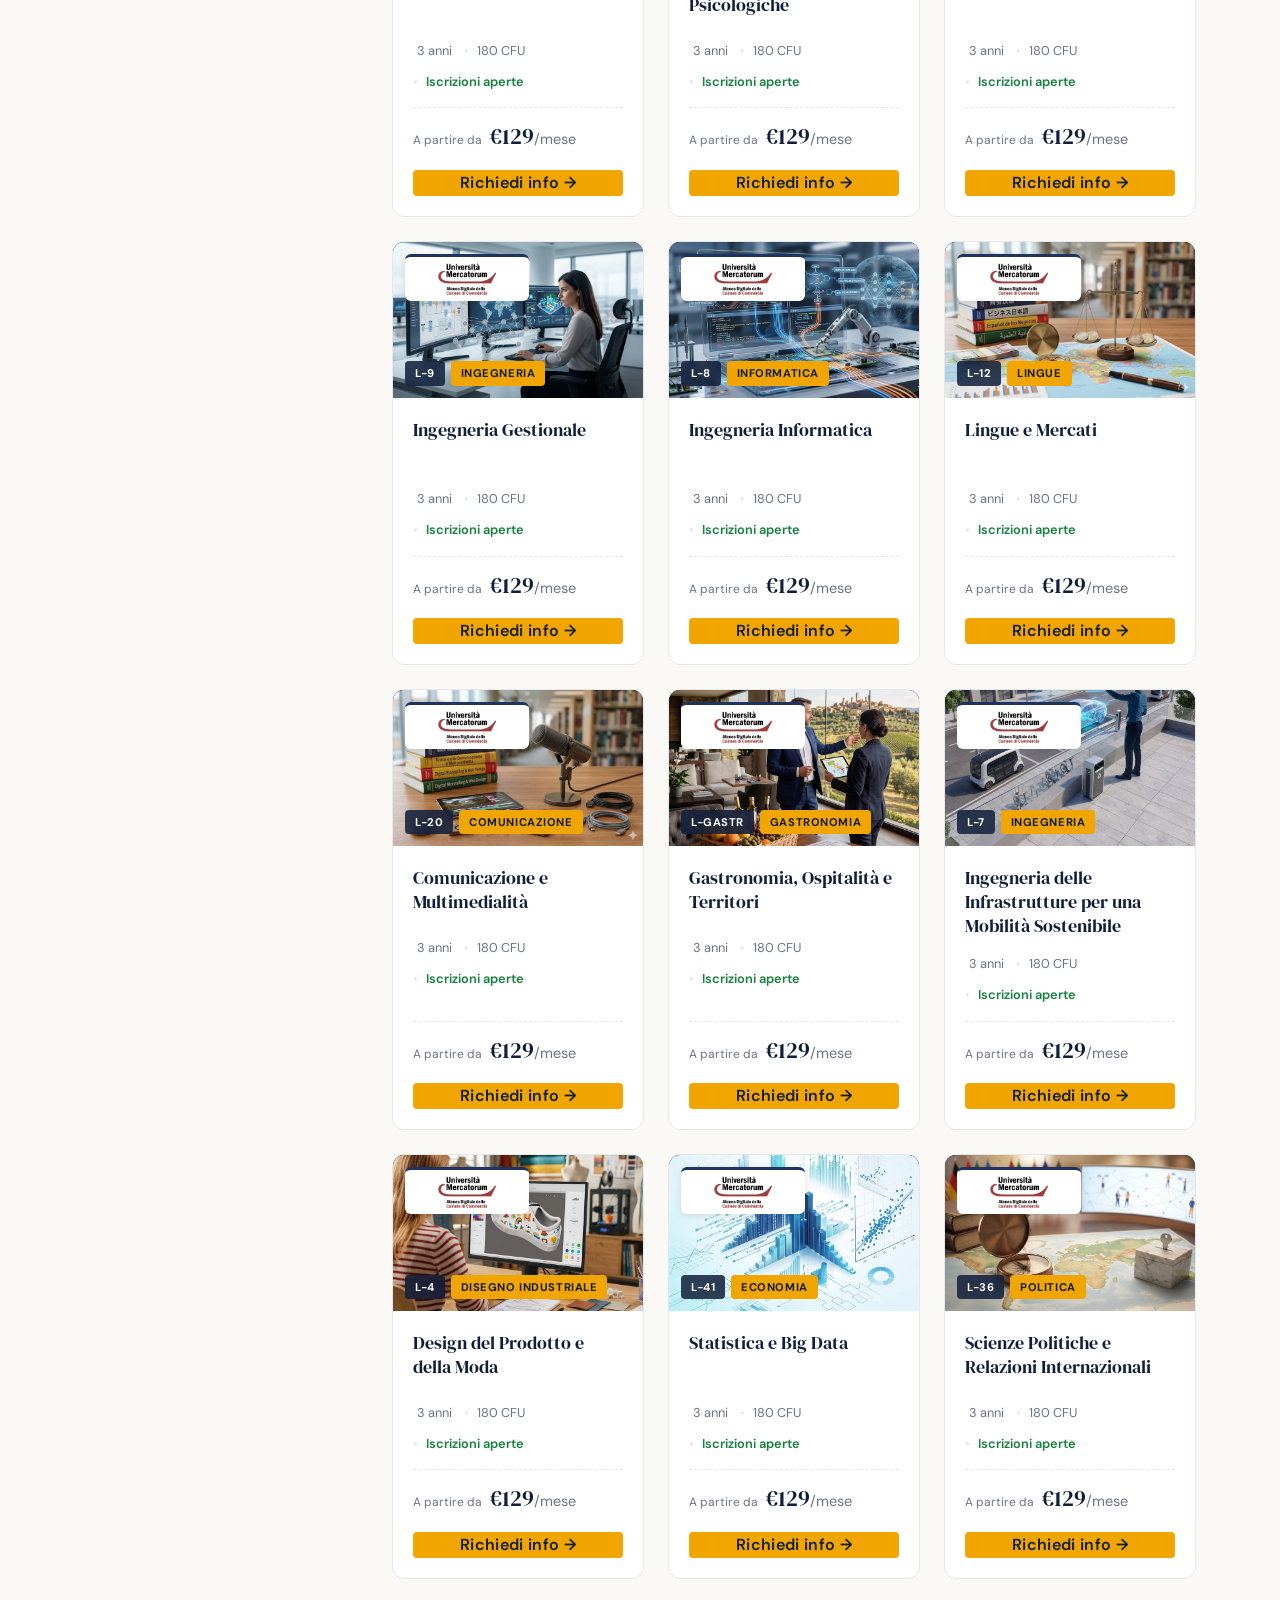
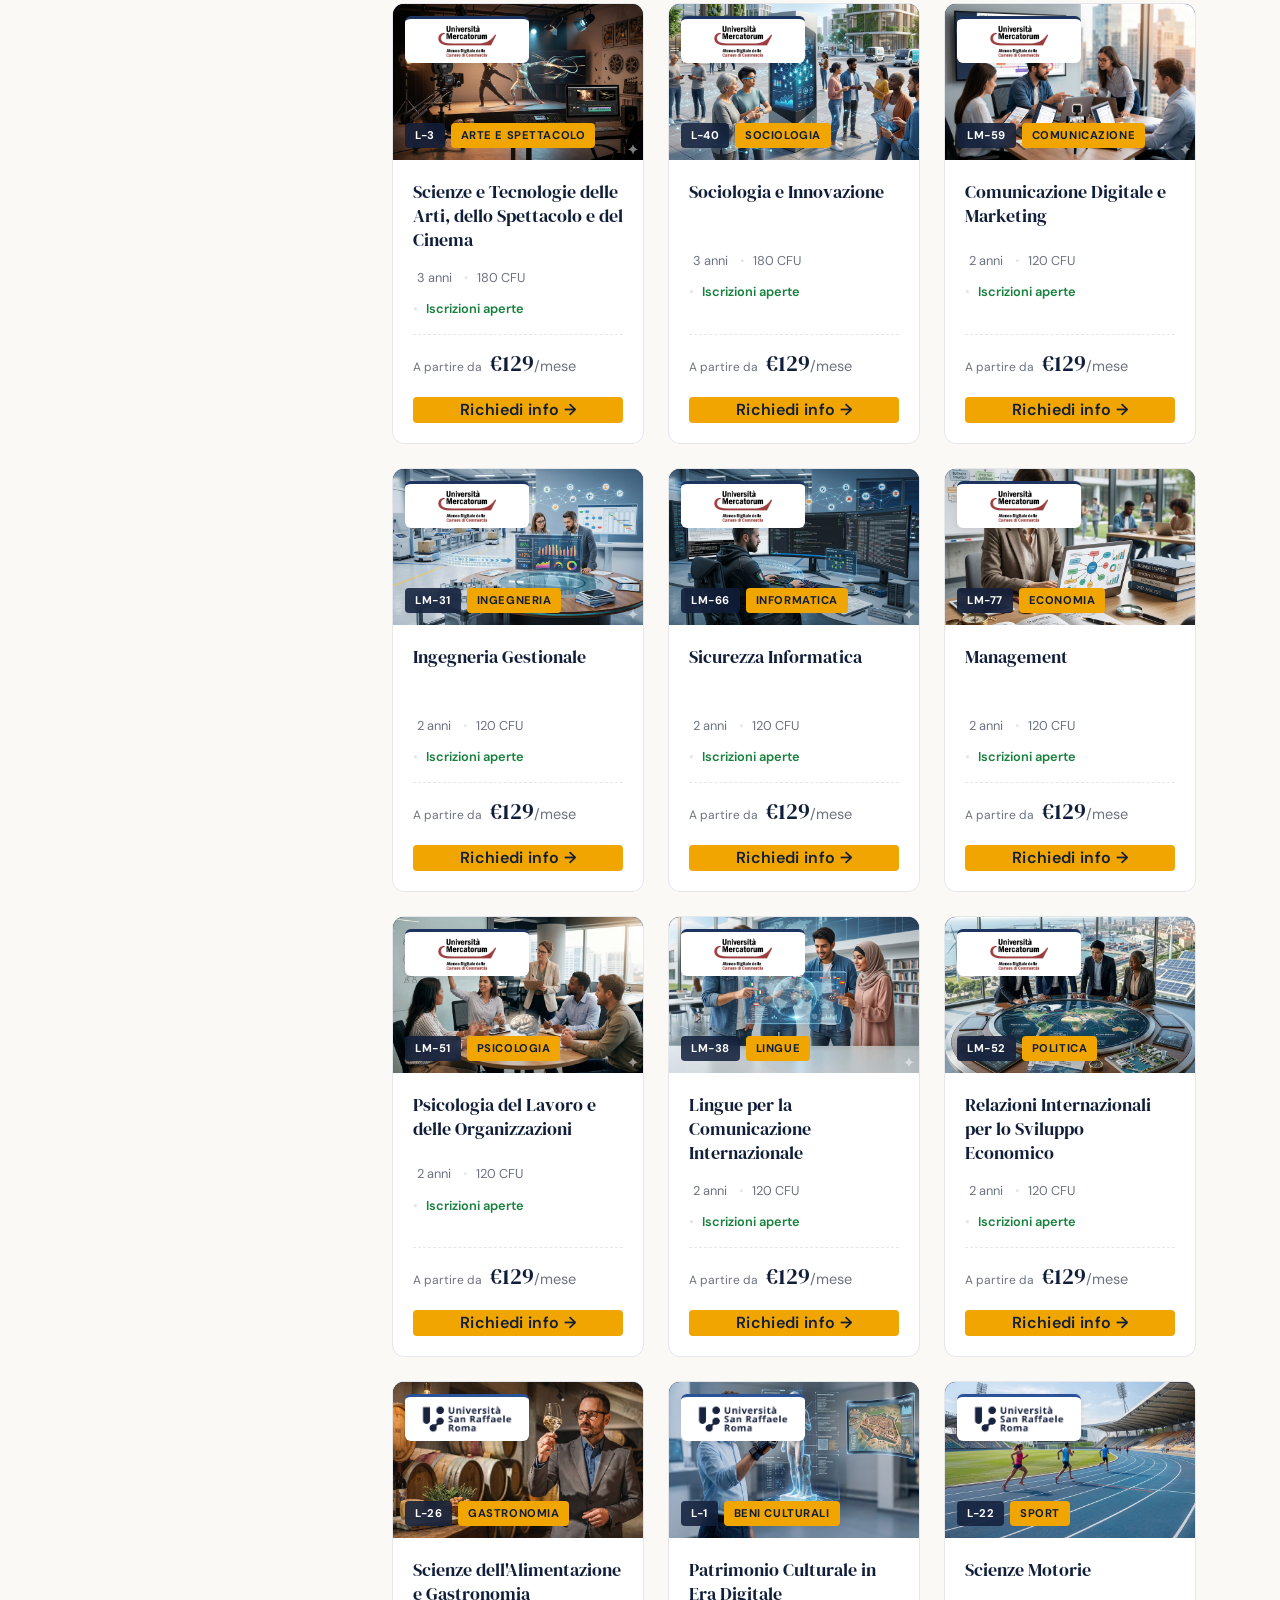
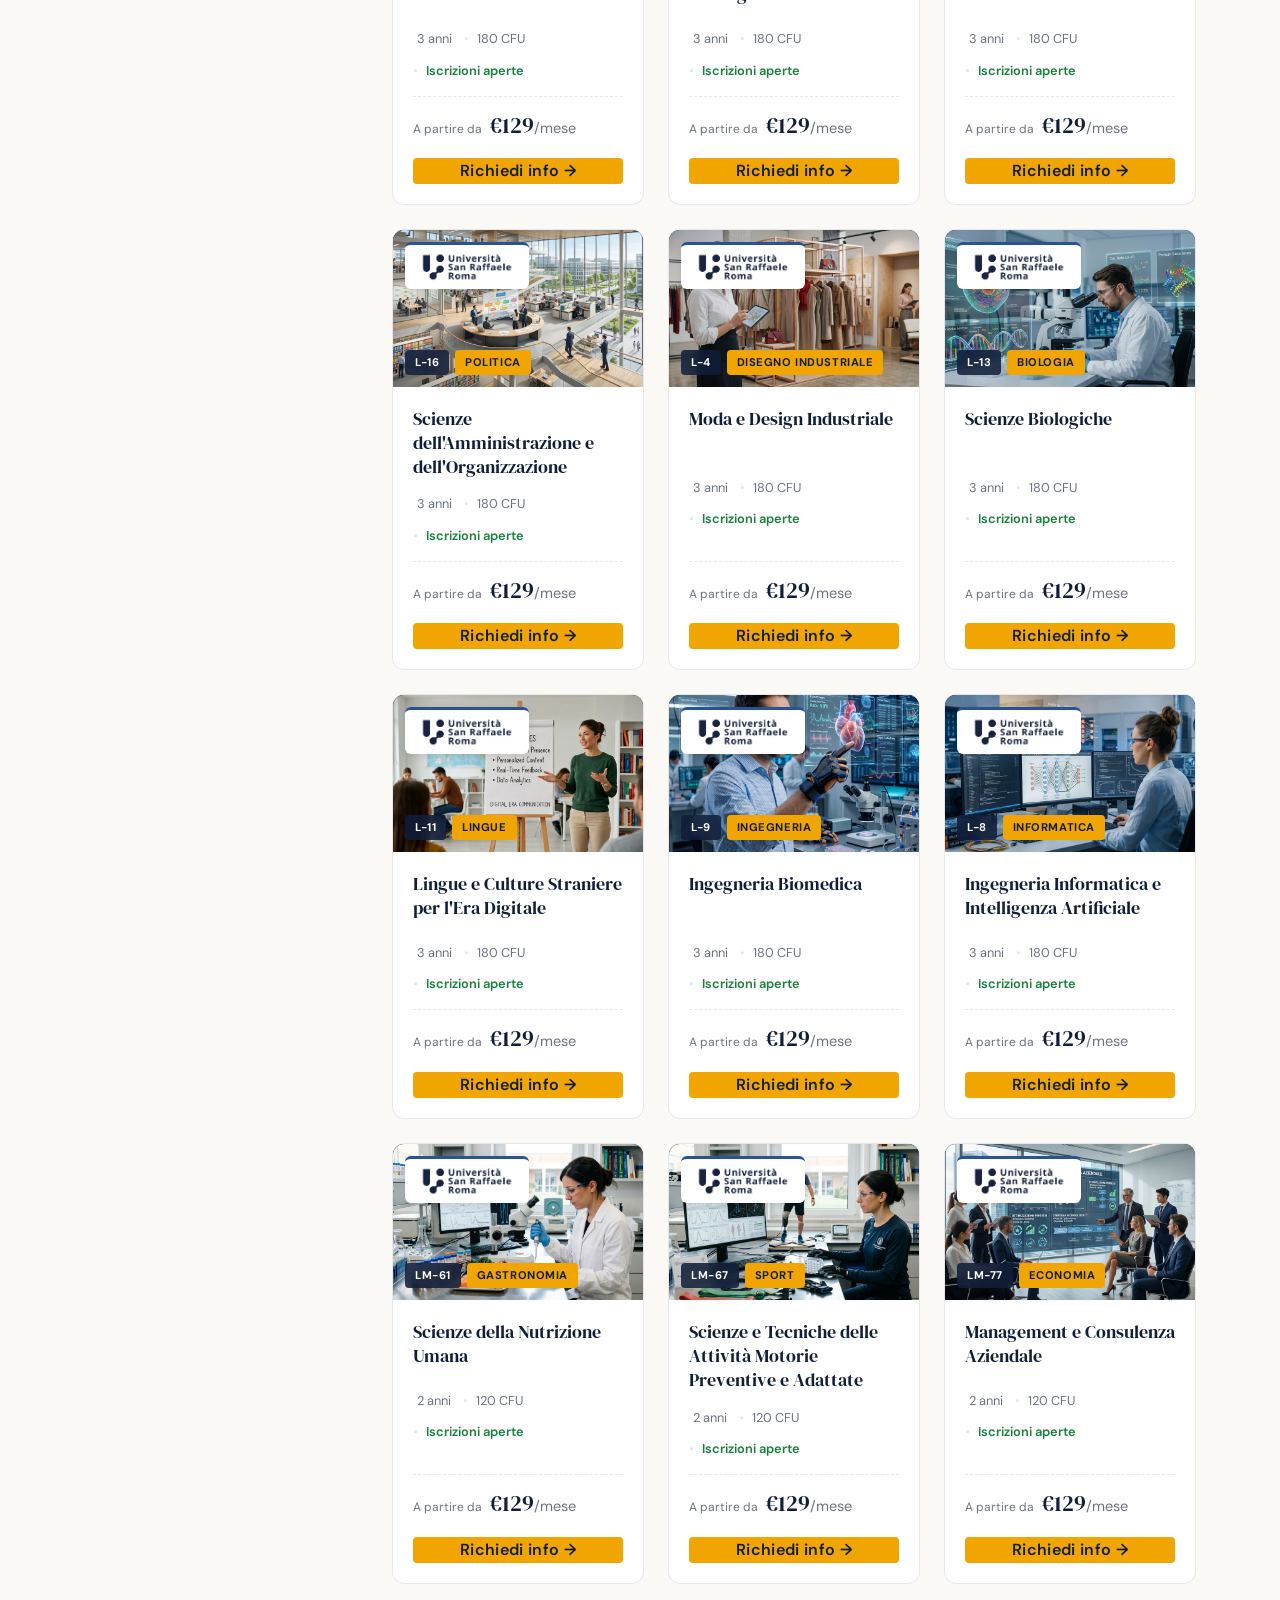
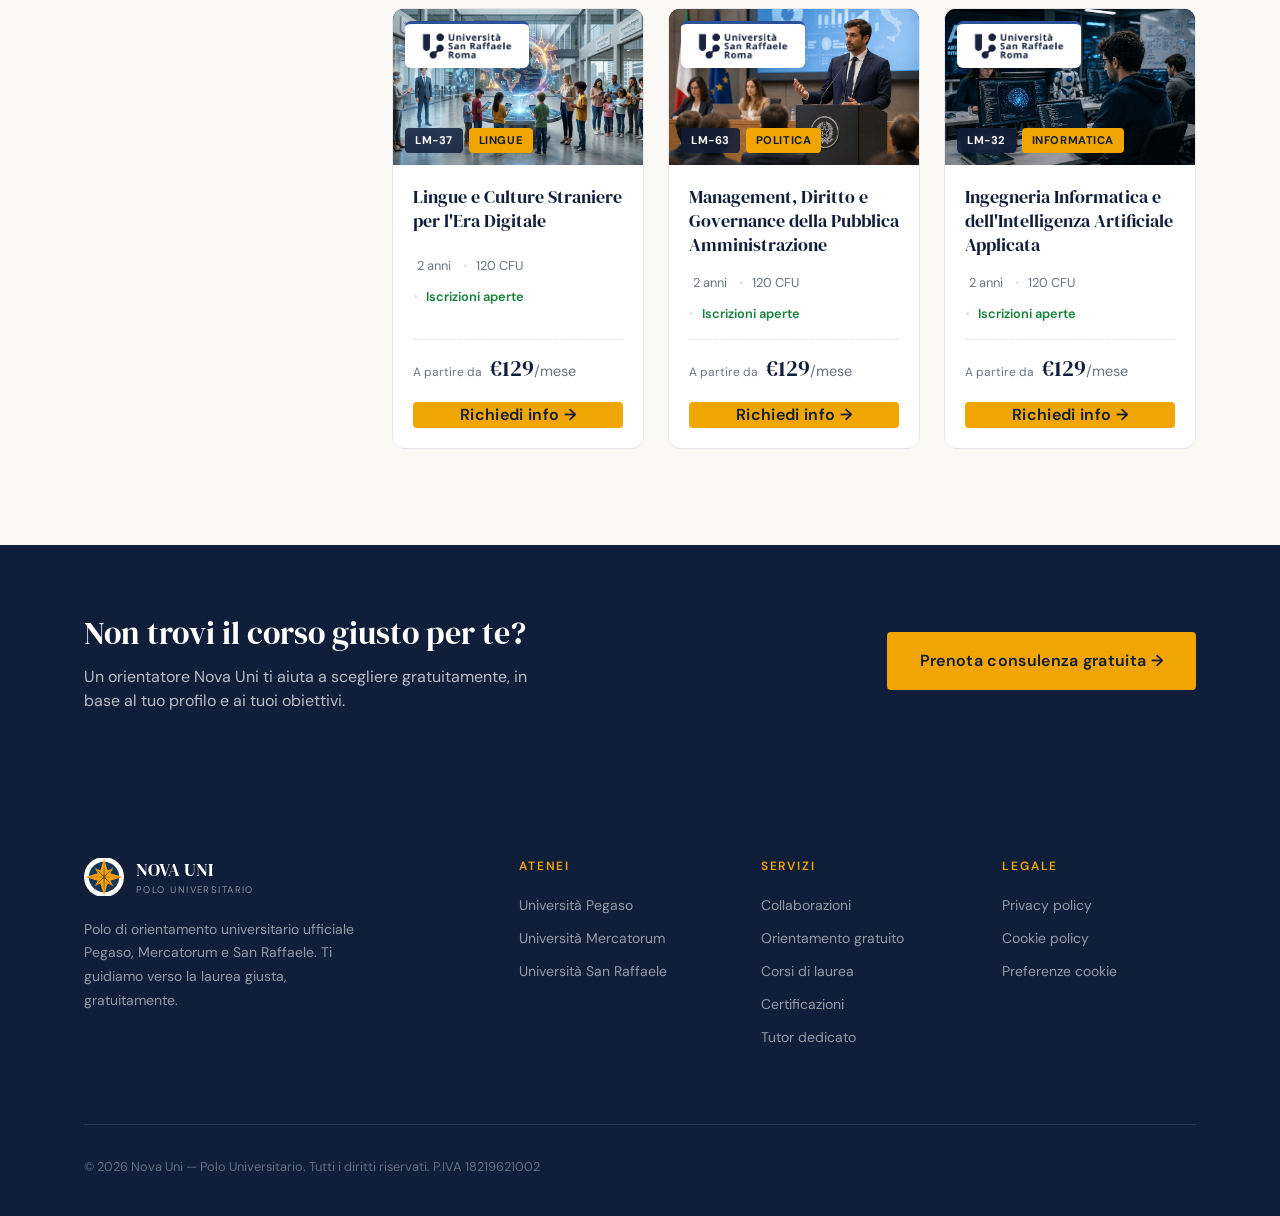
<file: corsi.html>
<!DOCTYPE html>
<html lang="it">
<head>
  <meta charset="UTF-8">
  <meta name="viewport" content="width=device-width, initial-scale=1.0">
  <title>Corsi di laurea online — Pegaso, Mercatorum, San Raffaele | Nova Uni</title>
  <meta name="description" content="Tutti i corsi di laurea triennali e magistrali delle università telematiche Pegaso, Mercatorum e San Raffaele. Filtra per ateneo, livello e ambito. Orientamento gratuito.">
  <meta name="keywords" content="corsi di laurea online, corsi di laurea telematica, Pegaso, Mercatorum, San Raffaele, lauree triennali, lauree magistrali, università online">
  <meta name="author" content="Nova Uni">

  <meta property="og:title" content="Corsi di laurea — Nova Uni">
  <meta property="og:description" content="Tutti i corsi di laurea triennali e magistrali delle università telematiche convenzionate.">
  <meta property="og:image" content="https://novauni.it/assets/logo-novauni.jpg">
  <meta property="og:url" content="https://novauni.it/corsi.html">
  <meta property="og:type" content="website">
  <meta property="og:locale" content="it_IT">

  <link rel="canonical" href="https://novauni.it/corsi.html">
  <link rel="icon" type="image/jpeg" href="assets/logo-novauni.jpg">

  <link rel="preconnect" href="https://fonts.googleapis.com">
  <link rel="preconnect" href="https://fonts.gstatic.com" crossorigin>
  <link href="https://fonts.googleapis.com/css2?family=DM+Serif+Display:ital@0;1&family=DM+Sans:ital,opsz,wght@0,9..40,300;0,9..40,400;0,9..40,500;0,9..40,600;1,9..40,400&display=swap" rel="stylesheet">

  <link rel="stylesheet" href="css/style.css">

  <!-- Google Analytics 4 — Consent Mode v2 -->
  <script async src="https://www.googletagmanager.com/gtag/js?id=G-ZYQ7B6HPRJ"></script>
  <script>
    window.dataLayer = window.dataLayer || [];
    function gtag(){dataLayer.push(arguments);}
    gtag('consent', 'default', {
      'ad_storage': 'denied',
      'ad_user_data': 'denied',
      'ad_personalization': 'denied',
      'analytics_storage': 'denied',
      'wait_for_update': 500
    });
    gtag('js', new Date());
    gtag('config', 'G-ZYQ7B6HPRJ', { anonymize_ip: true });
  </script>
</head>
<body class="page-corsi">

<nav class="navbar navbar--solid" id="navbar" aria-label="Navigazione principale">
  <div class="navbar__inner">
    <a href="index.html" class="navbar__brand" aria-label="Nova Uni Home">
      <img src="assets/logo-novauni.jpg" alt="" class="navbar__logo">
      <div class="navbar__brand-text">
        <span class="navbar__title">NOVA UNI</span>
        <span class="navbar__subtitle">POLO UNIVERSITARIO</span>
      </div>
    </a>

    <button class="navbar__toggle" id="navbarToggle" aria-label="Apri menu" aria-expanded="false">
      <span></span><span></span><span></span>
    </button>

    <div class="navbar__menu" id="navbarMenu">
      <a href="index.html#atenei" class="navbar__link">Atenei</a>

      <div class="navbar__dropdown" id="navbarDropdown">
        <button class="navbar__link navbar__dropdown-trigger" type="button" aria-expanded="false" aria-haspopup="true">
          Corsi di laurea
          <svg width="10" height="6" viewBox="0 0 10 6" fill="none" aria-hidden="true"><path d="M1 1l4 4 4-4" stroke="currentColor" stroke-width="1.5" stroke-linecap="round" stroke-linejoin="round"/></svg>
        </button>
        <div class="navbar__dropdown-panel" role="menu">
          <div class="navbar__dropdown-cols">
            <div class="navbar__dropdown-col">
              <div class="navbar__dropdown-title">Per Ateneo</div>
              <a href="corsi.html?ateneo=pegaso" role="menuitem">Università Pegaso</a>
              <a href="corsi.html?ateneo=mercatorum" role="menuitem">Università Mercatorum</a>
              <a href="corsi.html?ateneo=sanraffaele" role="menuitem">Università San Raffaele</a>
            </div>
            <div class="navbar__dropdown-col">
              <div class="navbar__dropdown-title">Per Livello</div>
              <a href="corsi.html?livello=triennale" role="menuitem">Lauree Triennali</a>
              <a href="corsi.html?livello=magistrale" role="menuitem">Lauree Magistrali</a>
            </div>
          </div>
          <a href="corsi.html" class="navbar__dropdown-all" role="menuitem">Vedi tutti i corsi →</a>
        </div>
      </div>

      <a href="certificazioni.html" class="navbar__link">Certificazioni</a>
      <a href="collaborazioni.html" class="navbar__link">Collaborazioni</a>
      <a href="index.html#come-funziona" class="navbar__link">Orientamento</a>
      <a href="index.html#contatti" class="navbar__link">Contatti</a>
      <a href="https://calendly.com/novauni-formazione/30min" target="_blank" rel="noopener" class="btn btn--gold btn--sm">Consulenza gratuita</a>
    </div>
  </div>
</nav>

<header class="page-hero">
  <div class="container">
    <div class="page-hero__inner">
      <div class="section__eyebrow page-hero__eyebrow">OFFERTA FORMATIVA</div>
      <h1 class="page-hero__title">Corsi di laurea<br><em>online</em></h1>
      <p class="page-hero__lead">Esplora tutti i corsi triennali e magistrali delle università telematiche convenzionate. Filtra per ateneo, livello o area di studio per trovare il percorso adatto a te.</p>
      <div class="page-hero__stats">
        <div><strong>51</strong><span>corsi totali</span></div>
        <div><strong>3</strong><span>atenei convenzionati</span></div>
        <div><strong>19</strong><span>aree di studio</span></div>
      </div>
    </div>
  </div>
</header>

<section class="catalog">
  <div class="container">

    <button class="catalog__filters-toggle" id="filtersToggle" aria-expanded="false" aria-controls="catalogFilters">
      <svg width="16" height="16" viewBox="0 0 16 16" fill="none" aria-hidden="true"><path d="M2 4h12M4 8h8M6 12h4" stroke="currentColor" stroke-width="1.5" stroke-linecap="round"/></svg>
      Filtri
      <span class="catalog__filters-toggle-count" id="filtersToggleCount" hidden></span>
    </button>

    <div class="catalog__layout">

      <aside class="catalog__filters" id="catalogFilters" aria-label="Filtri corsi">
        <div class="catalog__filters-inner">

          <div class="filter-group">
            <h3 class="filter-group__title">Ateneo</h3>
            <label class="filter-option"><input type="radio" name="ateneo" value=""> <span>Tutti gli atenei</span></label>
            <label class="filter-option"><input type="radio" name="ateneo" value="pegaso"> <span>Università Pegaso</span></label>
            <label class="filter-option"><input type="radio" name="ateneo" value="mercatorum"> <span>Università Mercatorum</span></label>
            <label class="filter-option"><input type="radio" name="ateneo" value="sanraffaele"> <span>Università San Raffaele</span></label>
          </div>

          <div class="filter-group">
            <h3 class="filter-group__title">Livello</h3>
            <label class="filter-option"><input type="radio" name="livello" value=""> <span>Tutti i livelli</span></label>
            <label class="filter-option"><input type="radio" name="livello" value="triennale"> <span>Triennale</span></label>
            <label class="filter-option"><input type="radio" name="livello" value="magistrale"> <span>Magistrale</span></label>
            <label class="filter-option"><input type="radio" name="livello" value="ciclo-unico"> <span>Magistrale a ciclo unico</span></label>
          </div>

          <div class="filter-group">
            <h3 class="filter-group__title">Ambito</h3>
            <label class="filter-option"><input type="radio" name="ambito" value=""> <span>Tutti gli ambiti</span></label>
            <label class="filter-option"><input type="radio" name="ambito" value="sport"> <span>Sport</span></label>
            <label class="filter-option"><input type="radio" name="ambito" value="economia"> <span>Economia</span></label>
            <label class="filter-option"><input type="radio" name="ambito" value="educazione"> <span>Educazione</span></label>
            <label class="filter-option"><input type="radio" name="ambito" value="informatica"> <span>Informatica</span></label>
            <label class="filter-option"><input type="radio" name="ambito" value="ingegneria"> <span>Ingegneria</span></label>
            <label class="filter-option"><input type="radio" name="ambito" value="lettere"> <span>Lettere</span></label>
            <label class="filter-option"><input type="radio" name="ambito" value="filosofia"> <span>Filosofia</span></label>
            <label class="filter-option"><input type="radio" name="ambito" value="turismo"> <span>Turismo</span></label>
            <label class="filter-option"><input type="radio" name="ambito" value="giurisprudenza"> <span>Giurisprudenza</span></label>
            <label class="filter-option"><input type="radio" name="ambito" value="psicologia"> <span>Psicologia</span></label>
            <label class="filter-option"><input type="radio" name="ambito" value="lingue"> <span>Lingue</span></label>
            <label class="filter-option"><input type="radio" name="ambito" value="comunicazione"> <span>Comunicazione</span></label>
            <label class="filter-option"><input type="radio" name="ambito" value="arte-spettacolo"> <span>Arte e spettacolo</span></label>
            <label class="filter-option"><input type="radio" name="ambito" value="politica"> <span>Politica</span></label>
            <label class="filter-option"><input type="radio" name="ambito" value="sociologia"> <span>Sociologia</span></label>
            <label class="filter-option"><input type="radio" name="ambito" value="gastronomia"> <span>Gastronomia</span></label>
            <label class="filter-option"><input type="radio" name="ambito" value="beni-culturali"> <span>Beni culturali</span></label>
            <label class="filter-option"><input type="radio" name="ambito" value="disegno-industriale"> <span>Disegno industriale</span></label>
            <label class="filter-option"><input type="radio" name="ambito" value="biologia"> <span>Biologia</span></label>
          </div>

          <button type="button" class="catalog__reset" id="filtersReset">Azzera filtri</button>

        </div>
      </aside>

      <div class="catalog__main">

        <div class="catalog__toolbar">
          <div class="catalog__search">
            <svg width="16" height="16" viewBox="0 0 16 16" fill="none" aria-hidden="true"><circle cx="7" cy="7" r="5" stroke="currentColor" stroke-width="1.5"/><path d="M11 11l3 3" stroke="currentColor" stroke-width="1.5" stroke-linecap="round"/></svg>
            <input type="search" id="searchInput" placeholder="Cerca un corso (es: Psicologia, Giurisprudenza...)" aria-label="Cerca un corso">
          </div>
          <div class="catalog__count" id="resultsCount">51 corsi</div>
        </div>

        <div class="catalog__grid" id="coursesGrid">

          <!-- ===== UNIVERSITÀ PEGASO ===== -->

          <article class="course-card" data-ateneo="pegaso" data-livello="triennale" data-ambito="sport" data-name="scienze motorie" data-keywords="motorie sport pegaso l-22">
            <div class="course-card__media">
              <img src="assets/corsi/scienze-motorie-pegaso.jpg" alt="Scienze Motorie — Pegaso" loading="lazy" onerror="this.style.display='none'">
              <div class="course-card__ateneo course-card__ateneo--pegaso"><img src="assets/pegaso.png" alt="Pegaso"></div>
              <div class="course-card__chips"><span class="course-card__chip">L-22</span><span class="course-card__chip course-card__chip--ambito">Sport</span></div>
            </div>
            <div class="course-card__body">
              <h3 class="course-card__title">Scienze Motorie</h3>
              <ul class="course-card__meta"><li>3 anni</li><li>180 CFU</li><li class="course-card__meta--ok">Iscrizioni aperte</li></ul>
              <div class="course-card__price"><span>A partire da</span><strong>€129<small>/mese</small></strong></div>
              <a href="index.html?corso=Scienze%20Motorie%20%28Pegaso%29#contatti" class="btn btn--gold btn--full">Richiedi info →</a>
            </div>
          </article>

          <article class="course-card" data-ateneo="pegaso" data-livello="triennale" data-ambito="economia" data-name="economia aziendale" data-keywords="economia aziendale pegaso l-18">
            <div class="course-card__media">
              <img src="assets/corsi/economia-aziendale-pegaso.jpg" alt="Economia Aziendale — Pegaso" loading="lazy" onerror="this.style.display='none'">
              <div class="course-card__ateneo course-card__ateneo--pegaso"><img src="assets/pegaso.png" alt="Pegaso"></div>
              <div class="course-card__chips"><span class="course-card__chip">L-18</span><span class="course-card__chip course-card__chip--ambito">Economia</span></div>
            </div>
            <div class="course-card__body">
              <h3 class="course-card__title">Economia Aziendale</h3>
              <ul class="course-card__meta"><li>3 anni</li><li>180 CFU</li><li class="course-card__meta--ok">Iscrizioni aperte</li></ul>
              <div class="course-card__price"><span>A partire da</span><strong>€129<small>/mese</small></strong></div>
              <a href="index.html?corso=Economia%20Aziendale%20%28Pegaso%29#contatti" class="btn btn--gold btn--full">Richiedi info →</a>
            </div>
          </article>

          <article class="course-card" data-ateneo="pegaso" data-livello="triennale" data-ambito="educazione" data-name="scienze educazione formazione" data-keywords="educazione formazione scienze pegaso l-19">
            <div class="course-card__media">
              <img src="assets/corsi/scienze-educazione-pegaso.jpg" alt="Scienze dell'Educazione e della Formazione — Pegaso" loading="lazy" onerror="this.style.display='none'">
              <div class="course-card__ateneo course-card__ateneo--pegaso"><img src="assets/pegaso.png" alt="Pegaso"></div>
              <div class="course-card__chips"><span class="course-card__chip">L-19</span><span class="course-card__chip course-card__chip--ambito">Educazione</span></div>
            </div>
            <div class="course-card__body">
              <h3 class="course-card__title">Scienze dell'Educazione e della Formazione</h3>
              <ul class="course-card__meta"><li>3 anni</li><li>180 CFU</li><li class="course-card__meta--ok">Iscrizioni aperte</li></ul>
              <div class="course-card__price"><span>A partire da</span><strong>€129<small>/mese</small></strong></div>
              <a href="index.html?corso=Scienze%20dell%27Educazione%20e%20della%20Formazione%20%28Pegaso%29#contatti" class="btn btn--gold btn--full">Richiedi info →</a>
            </div>
          </article>

          <article class="course-card" data-ateneo="pegaso" data-livello="triennale" data-ambito="informatica" data-name="informatica aziende digitali" data-keywords="informatica digitali aziende pegaso l-31">
            <div class="course-card__media">
              <img src="assets/corsi/informatica-aziende-digitali-pegaso.jpg" alt="Informatica per le Aziende Digitali — Pegaso" loading="lazy" onerror="this.style.display='none'">
              <div class="course-card__ateneo course-card__ateneo--pegaso"><img src="assets/pegaso.png" alt="Pegaso"></div>
              <div class="course-card__chips"><span class="course-card__chip">L-31</span><span class="course-card__chip course-card__chip--ambito">Informatica</span></div>
            </div>
            <div class="course-card__body">
              <h3 class="course-card__title">Informatica per le Aziende Digitali</h3>
              <ul class="course-card__meta"><li>3 anni</li><li>180 CFU</li><li class="course-card__meta--ok">Iscrizioni aperte</li></ul>
              <div class="course-card__price"><span>A partire da</span><strong>€129<small>/mese</small></strong></div>
              <a href="index.html?corso=Informatica%20per%20le%20Aziende%20Digitali%20%28Pegaso%29#contatti" class="btn btn--gold btn--full">Richiedi info →</a>
            </div>
          </article>

          <article class="course-card" data-ateneo="pegaso" data-livello="triennale" data-ambito="ingegneria" data-name="ingegneria civile" data-keywords="ingegneria civile pegaso l-7">
            <div class="course-card__media">
              <img src="assets/corsi/ingegneria-civile-pegaso.jpg" alt="Ingegneria Civile — Pegaso" loading="lazy" onerror="this.style.display='none'">
              <div class="course-card__ateneo course-card__ateneo--pegaso"><img src="assets/pegaso.png" alt="Pegaso"></div>
              <div class="course-card__chips"><span class="course-card__chip">L-7</span><span class="course-card__chip course-card__chip--ambito">Ingegneria</span></div>
            </div>
            <div class="course-card__body">
              <h3 class="course-card__title">Ingegneria Civile</h3>
              <ul class="course-card__meta"><li>3 anni</li><li>180 CFU</li><li class="course-card__meta--ok">Iscrizioni aperte</li></ul>
              <div class="course-card__price"><span>A partire da</span><strong>€129<small>/mese</small></strong></div>
              <a href="index.html?corso=Ingegneria%20Civile%20%28Pegaso%29#contatti" class="btn btn--gold btn--full">Richiedi info →</a>
            </div>
          </article>

          <article class="course-card" data-ateneo="pegaso" data-livello="triennale" data-ambito="lettere" data-name="lettere arti umanesimo" data-keywords="lettere arti umanesimo pegaso l-10">
            <div class="course-card__media">
              <img src="assets/corsi/lettere-arti-umanesimo-pegaso.jpg" alt="Lettere, Arti e Umanesimo — Pegaso" loading="lazy" onerror="this.style.display='none'">
              <div class="course-card__ateneo course-card__ateneo--pegaso"><img src="assets/pegaso.png" alt="Pegaso"></div>
              <div class="course-card__chips"><span class="course-card__chip">L-10</span><span class="course-card__chip course-card__chip--ambito">Lettere</span></div>
            </div>
            <div class="course-card__body">
              <h3 class="course-card__title">Lettere, Arti e Umanesimo</h3>
              <ul class="course-card__meta"><li>3 anni</li><li>180 CFU</li><li class="course-card__meta--ok">Iscrizioni aperte</li></ul>
              <div class="course-card__price"><span>A partire da</span><strong>€129<small>/mese</small></strong></div>
              <a href="index.html?corso=Lettere%2C%20Arti%20e%20Umanesimo%20%28Pegaso%29#contatti" class="btn btn--gold btn--full">Richiedi info →</a>
            </div>
          </article>

          <article class="course-card" data-ateneo="pegaso" data-livello="triennale" data-ambito="filosofia" data-name="filosofia etica" data-keywords="filosofia etica pegaso l-5">
            <div class="course-card__media">
              <img src="assets/corsi/filosofia-etica-pegaso.jpg" alt="Filosofia ed Etica — Pegaso" loading="lazy" onerror="this.style.display='none'">
              <div class="course-card__ateneo course-card__ateneo--pegaso"><img src="assets/pegaso.png" alt="Pegaso"></div>
              <div class="course-card__chips"><span class="course-card__chip">L-5</span><span class="course-card__chip course-card__chip--ambito">Filosofia</span></div>
            </div>
            <div class="course-card__body">
              <h3 class="course-card__title">Filosofia ed Etica</h3>
              <ul class="course-card__meta"><li>3 anni</li><li>180 CFU</li><li class="course-card__meta--ok">Iscrizioni aperte</li></ul>
              <div class="course-card__price"><span>A partire da</span><strong>€129<small>/mese</small></strong></div>
              <a href="index.html?corso=Filosofia%20ed%20Etica%20%28Pegaso%29#contatti" class="btn btn--gold btn--full">Richiedi info →</a>
            </div>
          </article>

          <article class="course-card" data-ateneo="pegaso" data-livello="triennale" data-ambito="turismo" data-name="scienze turistiche" data-keywords="turismo turistiche pegaso l-15">
            <div class="course-card__media">
              <img src="assets/corsi/scienze-turistiche-pegaso.jpg" alt="Scienze Turistiche — Pegaso" loading="lazy" onerror="this.style.display='none'">
              <div class="course-card__ateneo course-card__ateneo--pegaso"><img src="assets/pegaso.png" alt="Pegaso"></div>
              <div class="course-card__chips"><span class="course-card__chip">L-15</span><span class="course-card__chip course-card__chip--ambito">Turismo</span></div>
            </div>
            <div class="course-card__body">
              <h3 class="course-card__title">Scienze Turistiche</h3>
              <ul class="course-card__meta"><li>3 anni</li><li>180 CFU</li><li class="course-card__meta--ok">Iscrizioni aperte</li></ul>
              <div class="course-card__price"><span>A partire da</span><strong>€129<small>/mese</small></strong></div>
              <a href="index.html?corso=Scienze%20Turistiche%20%28Pegaso%29#contatti" class="btn btn--gold btn--full">Richiedi info →</a>
            </div>
          </article>

          <article class="course-card" data-ateneo="pegaso" data-livello="magistrale" data-ambito="sport" data-name="management sport attivita motorie" data-keywords="management sport pegaso lm-47">
            <div class="course-card__media">
              <img src="assets/corsi/management-sport-pegaso.jpg" alt="Management dello Sport — Pegaso" loading="lazy" onerror="this.style.display='none'">
              <div class="course-card__ateneo course-card__ateneo--pegaso"><img src="assets/pegaso.png" alt="Pegaso"></div>
              <div class="course-card__chips"><span class="course-card__chip">LM-47</span><span class="course-card__chip course-card__chip--ambito">Sport</span></div>
            </div>
            <div class="course-card__body">
              <h3 class="course-card__title">Management dello Sport e delle Attività Motorie</h3>
              <ul class="course-card__meta"><li>2 anni</li><li>120 CFU</li><li class="course-card__meta--ok">Iscrizioni aperte</li></ul>
              <div class="course-card__price"><span>A partire da</span><strong>€129<small>/mese</small></strong></div>
              <a href="index.html?corso=Management%20dello%20Sport%20%28Pegaso%29#contatti" class="btn btn--gold btn--full">Richiedi info →</a>
            </div>
          </article>

          <article class="course-card" data-ateneo="pegaso" data-livello="magistrale" data-ambito="lingue" data-name="linguistica moderna" data-keywords="linguistica lingue pegaso lm-39">
            <div class="course-card__media">
              <img src="assets/corsi/linguistica-moderna-pegaso.jpg" alt="Linguistica Moderna — Pegaso" loading="lazy" onerror="this.style.display='none'">
              <div class="course-card__ateneo course-card__ateneo--pegaso"><img src="assets/pegaso.png" alt="Pegaso"></div>
              <div class="course-card__chips"><span class="course-card__chip">LM-39</span><span class="course-card__chip course-card__chip--ambito">Lingue</span></div>
            </div>
            <div class="course-card__body">
              <h3 class="course-card__title">Linguistica Moderna</h3>
              <ul class="course-card__meta"><li>2 anni</li><li>120 CFU</li><li class="course-card__meta--ok">Iscrizioni aperte</li></ul>
              <div class="course-card__price"><span>A partire da</span><strong>€129<small>/mese</small></strong></div>
              <a href="index.html?corso=Linguistica%20Moderna%20%28Pegaso%29#contatti" class="btn btn--gold btn--full">Richiedi info →</a>
            </div>
          </article>

          <article class="course-card" data-ateneo="pegaso" data-livello="magistrale" data-ambito="educazione" data-name="scienze pedagogiche" data-keywords="pedagogia educazione pegaso lm-85">
            <div class="course-card__media">
              <img src="assets/corsi/scienze-pedagogiche-pegaso.jpg" alt="Scienze Pedagogiche — Pegaso" loading="lazy" onerror="this.style.display='none'">
              <div class="course-card__ateneo course-card__ateneo--pegaso"><img src="assets/pegaso.png" alt="Pegaso"></div>
              <div class="course-card__chips"><span class="course-card__chip">LM-85</span><span class="course-card__chip course-card__chip--ambito">Educazione</span></div>
            </div>
            <div class="course-card__body">
              <h3 class="course-card__title">Scienze Pedagogiche</h3>
              <ul class="course-card__meta"><li>2 anni</li><li>120 CFU</li><li class="course-card__meta--ok">Iscrizioni aperte</li></ul>
              <div class="course-card__price"><span>A partire da</span><strong>€129<small>/mese</small></strong></div>
              <a href="index.html?corso=Scienze%20Pedagogiche%20%28Pegaso%29#contatti" class="btn btn--gold btn--full">Richiedi info →</a>
            </div>
          </article>

          <article class="course-card" data-ateneo="pegaso" data-livello="magistrale" data-ambito="economia" data-name="economia digital data analysis amministrazioni" data-keywords="economia data analysis amministrazioni pegaso lm-56">
            <div class="course-card__media">
              <img src="assets/corsi/economia-data-analysis-pegaso.jpg" alt="Economia, Digital Data Analysis — Pegaso" loading="lazy" onerror="this.style.display='none'">
              <div class="course-card__ateneo course-card__ateneo--pegaso"><img src="assets/pegaso.png" alt="Pegaso"></div>
              <div class="course-card__chips"><span class="course-card__chip">LM-56</span><span class="course-card__chip course-card__chip--ambito">Economia</span></div>
            </div>
            <div class="course-card__body">
              <h3 class="course-card__title">Economia, Digital Data Analysis, Amministrazioni Pubbliche</h3>
              <ul class="course-card__meta"><li>2 anni</li><li>120 CFU</li><li class="course-card__meta--ok">Iscrizioni aperte</li></ul>
              <div class="course-card__price"><span>A partire da</span><strong>€129<small>/mese</small></strong></div>
              <a href="index.html?corso=Economia%20Digital%20Data%20Analysis%20%28Pegaso%29#contatti" class="btn btn--gold btn--full">Richiedi info →</a>
            </div>
          </article>

          <article class="course-card" data-ateneo="pegaso" data-livello="magistrale" data-ambito="ingegneria" data-name="ingegneria sicurezza" data-keywords="ingegneria sicurezza pegaso lm-26">
            <div class="course-card__media">
              <img src="assets/corsi/ingegneria-sicurezza-pegaso.jpg" alt="Ingegneria della Sicurezza — Pegaso" loading="lazy" onerror="this.style.display='none'">
              <div class="course-card__ateneo course-card__ateneo--pegaso"><img src="assets/pegaso.png" alt="Pegaso"></div>
              <div class="course-card__chips"><span class="course-card__chip">LM-26</span><span class="course-card__chip course-card__chip--ambito">Ingegneria</span></div>
            </div>
            <div class="course-card__body">
              <h3 class="course-card__title">Ingegneria della Sicurezza</h3>
              <ul class="course-card__meta"><li>2 anni</li><li>120 CFU</li><li class="course-card__meta--ok">Iscrizioni aperte</li></ul>
              <div class="course-card__price"><span>A partire da</span><strong>€129<small>/mese</small></strong></div>
              <a href="index.html?corso=Ingegneria%20della%20Sicurezza%20%28Pegaso%29#contatti" class="btn btn--gold btn--full">Richiedi info →</a>
            </div>
          </article>

          <article class="course-card" data-ateneo="pegaso" data-livello="magistrale" data-ambito="lettere" data-name="filologia moderna comparata" data-keywords="filologia lettere pegaso lm-14">
            <div class="course-card__media">
              <img src="assets/corsi/filologia-moderna-pegaso.jpg" alt="Filologia Moderna e Comparata — Pegaso" loading="lazy" onerror="this.style.display='none'">
              <div class="course-card__ateneo course-card__ateneo--pegaso"><img src="assets/pegaso.png" alt="Pegaso"></div>
              <div class="course-card__chips"><span class="course-card__chip">LM-14</span><span class="course-card__chip course-card__chip--ambito">Lettere</span></div>
            </div>
            <div class="course-card__body">
              <h3 class="course-card__title">Filologia Moderna e Comparata</h3>
              <ul class="course-card__meta"><li>2 anni</li><li>120 CFU</li><li class="course-card__meta--ok">Iscrizioni aperte</li></ul>
              <div class="course-card__price"><span>A partire da</span><strong>€129<small>/mese</small></strong></div>
              <a href="index.html?corso=Filologia%20Moderna%20e%20Comparata%20%28Pegaso%29#contatti" class="btn btn--gold btn--full">Richiedi info →</a>
            </div>
          </article>

          <article class="course-card" data-ateneo="pegaso" data-livello="ciclo-unico" data-ambito="giurisprudenza" data-name="giurisprudenza" data-keywords="giurisprudenza legge pegaso lmg-01">
            <div class="course-card__media">
              <img src="assets/corsi/giurisprudenza-pegaso.jpg" alt="Giurisprudenza — Pegaso" loading="lazy" onerror="this.style.display='none'">
              <div class="course-card__ateneo course-card__ateneo--pegaso"><img src="assets/pegaso.png" alt="Pegaso"></div>
              <div class="course-card__chips"><span class="course-card__chip">LMG-01</span><span class="course-card__chip course-card__chip--ambito">Giurisprudenza</span></div>
            </div>
            <div class="course-card__body">
              <h3 class="course-card__title">Giurisprudenza <small>(ciclo unico)</small></h3>
              <ul class="course-card__meta"><li>5 anni</li><li>300 CFU</li><li class="course-card__meta--ok">Iscrizioni aperte</li></ul>
              <div class="course-card__price"><span>A partire da</span><strong>€129<small>/mese</small></strong></div>
              <a href="index.html?corso=Giurisprudenza%20%28Pegaso%29#contatti" class="btn btn--gold btn--full">Richiedi info →</a>
            </div>
          </article>

          <!-- ===== UNIVERSITÀ MERCATORUM ===== -->

          <article class="course-card" data-ateneo="mercatorum" data-livello="triennale" data-ambito="giurisprudenza" data-name="scienze giuridiche" data-keywords="giurisprudenza giuridiche mercatorum l-14">
            <div class="course-card__media">
              <img src="assets/corsi/scienze-giuridiche-mercatorum.jpg" alt="Scienze Giuridiche — Mercatorum" loading="lazy" onerror="this.style.display='none'">
              <div class="course-card__ateneo course-card__ateneo--mercatorum"><img src="assets/mercatorum.png" alt="Mercatorum"></div>
              <div class="course-card__chips"><span class="course-card__chip">L-14</span><span class="course-card__chip course-card__chip--ambito">Giurisprudenza</span></div>
            </div>
            <div class="course-card__body">
              <h3 class="course-card__title">Scienze Giuridiche</h3>
              <ul class="course-card__meta"><li>3 anni</li><li>180 CFU</li><li class="course-card__meta--ok">Iscrizioni aperte</li></ul>
              <div class="course-card__price"><span>A partire da</span><strong>€129<small>/mese</small></strong></div>
              <a href="index.html?corso=Scienze%20Giuridiche%20%28Mercatorum%29#contatti" class="btn btn--gold btn--full">Richiedi info →</a>
            </div>
          </article>

          <article class="course-card" data-ateneo="mercatorum" data-livello="triennale" data-ambito="psicologia" data-name="scienze tecniche psicologiche" data-keywords="psicologia mercatorum l-24">
            <div class="course-card__media">
              <img src="assets/corsi/scienze-psicologiche-mercatorum.jpg" alt="Scienze e Tecniche Psicologiche — Mercatorum" loading="lazy" onerror="this.style.display='none'">
              <div class="course-card__ateneo course-card__ateneo--mercatorum"><img src="assets/mercatorum.png" alt="Mercatorum"></div>
              <div class="course-card__chips"><span class="course-card__chip">L-24</span><span class="course-card__chip course-card__chip--ambito">Psicologia</span></div>
            </div>
            <div class="course-card__body">
              <h3 class="course-card__title">Scienze e Tecniche Psicologiche</h3>
              <ul class="course-card__meta"><li>3 anni</li><li>180 CFU</li><li class="course-card__meta--ok">Iscrizioni aperte</li></ul>
              <div class="course-card__price"><span>A partire da</span><strong>€129<small>/mese</small></strong></div>
              <a href="index.html?corso=Scienze%20e%20Tecniche%20Psicologiche%20%28Mercatorum%29#contatti" class="btn btn--gold btn--full">Richiedi info →</a>
            </div>
          </article>

          <article class="course-card" data-ateneo="mercatorum" data-livello="triennale" data-ambito="economia" data-name="gestione impresa" data-keywords="gestione impresa economia mercatorum l-18">
            <div class="course-card__media">
              <img src="assets/corsi/gestione-impresa-mercatorum.jpg" alt="Gestione d'Impresa — Mercatorum" loading="lazy" onerror="this.style.display='none'">
              <div class="course-card__ateneo course-card__ateneo--mercatorum"><img src="assets/mercatorum.png" alt="Mercatorum"></div>
              <div class="course-card__chips"><span class="course-card__chip">L-18</span><span class="course-card__chip course-card__chip--ambito">Economia</span></div>
            </div>
            <div class="course-card__body">
              <h3 class="course-card__title">Gestione d'Impresa</h3>
              <ul class="course-card__meta"><li>3 anni</li><li>180 CFU</li><li class="course-card__meta--ok">Iscrizioni aperte</li></ul>
              <div class="course-card__price"><span>A partire da</span><strong>€129<small>/mese</small></strong></div>
              <a href="index.html?corso=Gestione%20d%27Impresa%20%28Mercatorum%29#contatti" class="btn btn--gold btn--full">Richiedi info →</a>
            </div>
          </article>

          <article class="course-card" data-ateneo="mercatorum" data-livello="triennale" data-ambito="ingegneria" data-name="ingegneria gestionale" data-keywords="ingegneria gestionale mercatorum l-9">
            <div class="course-card__media">
              <img src="assets/corsi/ingegneria-gestionale-mercatorum.jpg" alt="Ingegneria Gestionale — Mercatorum" loading="lazy" onerror="this.style.display='none'">
              <div class="course-card__ateneo course-card__ateneo--mercatorum"><img src="assets/mercatorum.png" alt="Mercatorum"></div>
              <div class="course-card__chips"><span class="course-card__chip">L-9</span><span class="course-card__chip course-card__chip--ambito">Ingegneria</span></div>
            </div>
            <div class="course-card__body">
              <h3 class="course-card__title">Ingegneria Gestionale</h3>
              <ul class="course-card__meta"><li>3 anni</li><li>180 CFU</li><li class="course-card__meta--ok">Iscrizioni aperte</li></ul>
              <div class="course-card__price"><span>A partire da</span><strong>€129<small>/mese</small></strong></div>
              <a href="index.html?corso=Ingegneria%20Gestionale%20%28Mercatorum%29#contatti" class="btn btn--gold btn--full">Richiedi info →</a>
            </div>
          </article>

          <article class="course-card" data-ateneo="mercatorum" data-livello="triennale" data-ambito="informatica" data-name="ingegneria informatica" data-keywords="informatica ingegneria mercatorum l-8">
            <div class="course-card__media">
              <img src="assets/corsi/ingegneria-informatica-mercatorum.jpg" alt="Ingegneria Informatica — Mercatorum" loading="lazy" onerror="this.style.display='none'">
              <div class="course-card__ateneo course-card__ateneo--mercatorum"><img src="assets/mercatorum.png" alt="Mercatorum"></div>
              <div class="course-card__chips"><span class="course-card__chip">L-8</span><span class="course-card__chip course-card__chip--ambito">Informatica</span></div>
            </div>
            <div class="course-card__body">
              <h3 class="course-card__title">Ingegneria Informatica</h3>
              <ul class="course-card__meta"><li>3 anni</li><li>180 CFU</li><li class="course-card__meta--ok">Iscrizioni aperte</li></ul>
              <div class="course-card__price"><span>A partire da</span><strong>€129<small>/mese</small></strong></div>
              <a href="index.html?corso=Ingegneria%20Informatica%20%28Mercatorum%29#contatti" class="btn btn--gold btn--full">Richiedi info →</a>
            </div>
          </article>

          <article class="course-card" data-ateneo="mercatorum" data-livello="triennale" data-ambito="lingue" data-name="lingue mercati" data-keywords="lingue mercati mercatorum l-12">
            <div class="course-card__media">
              <img src="assets/corsi/lingue-mercati-mercatorum.jpg" alt="Lingue e Mercati — Mercatorum" loading="lazy" onerror="this.style.display='none'">
              <div class="course-card__ateneo course-card__ateneo--mercatorum"><img src="assets/mercatorum.png" alt="Mercatorum"></div>
              <div class="course-card__chips"><span class="course-card__chip">L-12</span><span class="course-card__chip course-card__chip--ambito">Lingue</span></div>
            </div>
            <div class="course-card__body">
              <h3 class="course-card__title">Lingue e Mercati</h3>
              <ul class="course-card__meta"><li>3 anni</li><li>180 CFU</li><li class="course-card__meta--ok">Iscrizioni aperte</li></ul>
              <div class="course-card__price"><span>A partire da</span><strong>€129<small>/mese</small></strong></div>
              <a href="index.html?corso=Lingue%20e%20Mercati%20%28Mercatorum%29#contatti" class="btn btn--gold btn--full">Richiedi info →</a>
            </div>
          </article>

          <article class="course-card" data-ateneo="mercatorum" data-livello="triennale" data-ambito="comunicazione" data-name="comunicazione multimedialita" data-keywords="comunicazione multimedialita mercatorum l-20">
            <div class="course-card__media">
              <img src="assets/corsi/comunicazione-multimedialita-mercatorum.jpg" alt="Comunicazione e Multimedialità — Mercatorum" loading="lazy" onerror="this.style.display='none'">
              <div class="course-card__ateneo course-card__ateneo--mercatorum"><img src="assets/mercatorum.png" alt="Mercatorum"></div>
              <div class="course-card__chips"><span class="course-card__chip">L-20</span><span class="course-card__chip course-card__chip--ambito">Comunicazione</span></div>
            </div>
            <div class="course-card__body">
              <h3 class="course-card__title">Comunicazione e Multimedialità</h3>
              <ul class="course-card__meta"><li>3 anni</li><li>180 CFU</li><li class="course-card__meta--ok">Iscrizioni aperte</li></ul>
              <div class="course-card__price"><span>A partire da</span><strong>€129<small>/mese</small></strong></div>
              <a href="index.html?corso=Comunicazione%20e%20Multimedialit%C3%A0%20%28Mercatorum%29#contatti" class="btn btn--gold btn--full">Richiedi info →</a>
            </div>
          </article>

          <article class="course-card" data-ateneo="mercatorum" data-livello="triennale" data-ambito="gastronomia" data-name="gastronomia ospitalita territori" data-keywords="gastronomia ospitalita mercatorum l-gastr">
            <div class="course-card__media">
              <img src="assets/corsi/gastronomia-ospitalita-mercatorum.jpg" alt="Gastronomia, Ospitalità e Territori — Mercatorum" loading="lazy" onerror="this.style.display='none'">
              <div class="course-card__ateneo course-card__ateneo--mercatorum"><img src="assets/mercatorum.png" alt="Mercatorum"></div>
              <div class="course-card__chips"><span class="course-card__chip">L-GASTR</span><span class="course-card__chip course-card__chip--ambito">Gastronomia</span></div>
            </div>
            <div class="course-card__body">
              <h3 class="course-card__title">Gastronomia, Ospitalità e Territori</h3>
              <ul class="course-card__meta"><li>3 anni</li><li>180 CFU</li><li class="course-card__meta--ok">Iscrizioni aperte</li></ul>
              <div class="course-card__price"><span>A partire da</span><strong>€129<small>/mese</small></strong></div>
              <a href="index.html?corso=Gastronomia%2C%20Ospitalit%C3%A0%20e%20Territori%20%28Mercatorum%29#contatti" class="btn btn--gold btn--full">Richiedi info →</a>
            </div>
          </article>

          <article class="course-card" data-ateneo="mercatorum" data-livello="triennale" data-ambito="ingegneria" data-name="ingegneria infrastrutture mobilita sostenibile" data-keywords="ingegneria infrastrutture mobilita mercatorum l-7">
            <div class="course-card__media">
              <img src="assets/corsi/ingegneria-infrastrutture-mercatorum.jpg" alt="Ingegneria delle Infrastrutture — Mercatorum" loading="lazy" onerror="this.style.display='none'">
              <div class="course-card__ateneo course-card__ateneo--mercatorum"><img src="assets/mercatorum.png" alt="Mercatorum"></div>
              <div class="course-card__chips"><span class="course-card__chip">L-7</span><span class="course-card__chip course-card__chip--ambito">Ingegneria</span></div>
            </div>
            <div class="course-card__body">
              <h3 class="course-card__title">Ingegneria delle Infrastrutture per una Mobilità Sostenibile</h3>
              <ul class="course-card__meta"><li>3 anni</li><li>180 CFU</li><li class="course-card__meta--ok">Iscrizioni aperte</li></ul>
              <div class="course-card__price"><span>A partire da</span><strong>€129<small>/mese</small></strong></div>
              <a href="index.html?corso=Ingegneria%20delle%20Infrastrutture%20%28Mercatorum%29#contatti" class="btn btn--gold btn--full">Richiedi info →</a>
            </div>
          </article>

          <article class="course-card" data-ateneo="mercatorum" data-livello="triennale" data-ambito="disegno-industriale" data-name="design prodotto moda" data-keywords="design moda mercatorum l-4">
            <div class="course-card__media">
              <img src="assets/corsi/design-prodotto-moda-mercatorum.jpg" alt="Design del Prodotto e della Moda — Mercatorum" loading="lazy" onerror="this.style.display='none'">
              <div class="course-card__ateneo course-card__ateneo--mercatorum"><img src="assets/mercatorum.png" alt="Mercatorum"></div>
              <div class="course-card__chips"><span class="course-card__chip">L-4</span><span class="course-card__chip course-card__chip--ambito">Disegno Industriale</span></div>
            </div>
            <div class="course-card__body">
              <h3 class="course-card__title">Design del Prodotto e della Moda</h3>
              <ul class="course-card__meta"><li>3 anni</li><li>180 CFU</li><li class="course-card__meta--ok">Iscrizioni aperte</li></ul>
              <div class="course-card__price"><span>A partire da</span><strong>€129<small>/mese</small></strong></div>
              <a href="index.html?corso=Design%20del%20Prodotto%20e%20della%20Moda%20%28Mercatorum%29#contatti" class="btn btn--gold btn--full">Richiedi info →</a>
            </div>
          </article>

          <article class="course-card" data-ateneo="mercatorum" data-livello="triennale" data-ambito="economia" data-name="statistica big data" data-keywords="statistica big data mercatorum l-41">
            <div class="course-card__media">
              <img src="assets/corsi/statistica-big-data-mercatorum.jpg" alt="Statistica e Big Data — Mercatorum" loading="lazy" onerror="this.style.display='none'">
              <div class="course-card__ateneo course-card__ateneo--mercatorum"><img src="assets/mercatorum.png" alt="Mercatorum"></div>
              <div class="course-card__chips"><span class="course-card__chip">L-41</span><span class="course-card__chip course-card__chip--ambito">Economia</span></div>
            </div>
            <div class="course-card__body">
              <h3 class="course-card__title">Statistica e Big Data</h3>
              <ul class="course-card__meta"><li>3 anni</li><li>180 CFU</li><li class="course-card__meta--ok">Iscrizioni aperte</li></ul>
              <div class="course-card__price"><span>A partire da</span><strong>€129<small>/mese</small></strong></div>
              <a href="index.html?corso=Statistica%20e%20Big%20Data%20%28Mercatorum%29#contatti" class="btn btn--gold btn--full">Richiedi info →</a>
            </div>
          </article>

          <article class="course-card" data-ateneo="mercatorum" data-livello="triennale" data-ambito="politica" data-name="scienze politiche relazioni internazionali" data-keywords="politica relazioni internazionali mercatorum l-36">
            <div class="course-card__media">
              <img src="assets/corsi/scienze-politiche-mercatorum.jpg" alt="Scienze Politiche — Mercatorum" loading="lazy" onerror="this.style.display='none'">
              <div class="course-card__ateneo course-card__ateneo--mercatorum"><img src="assets/mercatorum.png" alt="Mercatorum"></div>
              <div class="course-card__chips"><span class="course-card__chip">L-36</span><span class="course-card__chip course-card__chip--ambito">Politica</span></div>
            </div>
            <div class="course-card__body">
              <h3 class="course-card__title">Scienze Politiche e Relazioni Internazionali</h3>
              <ul class="course-card__meta"><li>3 anni</li><li>180 CFU</li><li class="course-card__meta--ok">Iscrizioni aperte</li></ul>
              <div class="course-card__price"><span>A partire da</span><strong>€129<small>/mese</small></strong></div>
              <a href="index.html?corso=Scienze%20Politiche%20%28Mercatorum%29#contatti" class="btn btn--gold btn--full">Richiedi info →</a>
            </div>
          </article>

          <article class="course-card" data-ateneo="mercatorum" data-livello="triennale" data-ambito="arte-spettacolo" data-name="arti spettacolo cinema" data-keywords="arti spettacolo cinema mercatorum l-3">
            <div class="course-card__media">
              <img src="assets/corsi/arti-spettacolo-cinema-mercatorum.jpg" alt="Arti, Spettacolo e Cinema — Mercatorum" loading="lazy" onerror="this.style.display='none'">
              <div class="course-card__ateneo course-card__ateneo--mercatorum"><img src="assets/mercatorum.png" alt="Mercatorum"></div>
              <div class="course-card__chips"><span class="course-card__chip">L-3</span><span class="course-card__chip course-card__chip--ambito">Arte e Spettacolo</span></div>
            </div>
            <div class="course-card__body">
              <h3 class="course-card__title">Scienze e Tecnologie delle Arti, dello Spettacolo e del Cinema</h3>
              <ul class="course-card__meta"><li>3 anni</li><li>180 CFU</li><li class="course-card__meta--ok">Iscrizioni aperte</li></ul>
              <div class="course-card__price"><span>A partire da</span><strong>€129<small>/mese</small></strong></div>
              <a href="index.html?corso=Arti%2C%20Spettacolo%20e%20Cinema%20%28Mercatorum%29#contatti" class="btn btn--gold btn--full">Richiedi info →</a>
            </div>
          </article>

          <article class="course-card" data-ateneo="mercatorum" data-livello="triennale" data-ambito="sociologia" data-name="sociologia innovazione" data-keywords="sociologia innovazione mercatorum l-40">
            <div class="course-card__media">
              <img src="assets/corsi/sociologia-innovazione-mercatorum.jpg" alt="Sociologia e Innovazione — Mercatorum" loading="lazy" onerror="this.style.display='none'">
              <div class="course-card__ateneo course-card__ateneo--mercatorum"><img src="assets/mercatorum.png" alt="Mercatorum"></div>
              <div class="course-card__chips"><span class="course-card__chip">L-40</span><span class="course-card__chip course-card__chip--ambito">Sociologia</span></div>
            </div>
            <div class="course-card__body">
              <h3 class="course-card__title">Sociologia e Innovazione</h3>
              <ul class="course-card__meta"><li>3 anni</li><li>180 CFU</li><li class="course-card__meta--ok">Iscrizioni aperte</li></ul>
              <div class="course-card__price"><span>A partire da</span><strong>€129<small>/mese</small></strong></div>
              <a href="index.html?corso=Sociologia%20e%20Innovazione%20%28Mercatorum%29#contatti" class="btn btn--gold btn--full">Richiedi info →</a>
            </div>
          </article>

          <article class="course-card" data-ateneo="mercatorum" data-livello="magistrale" data-ambito="comunicazione" data-name="comunicazione digitale marketing" data-keywords="comunicazione marketing mercatorum lm-59">
            <div class="course-card__media">
              <img src="assets/corsi/comunicazione-digitale-marketing-mercatorum.jpg" alt="Comunicazione Digitale e Marketing — Mercatorum" loading="lazy" onerror="this.style.display='none'">
              <div class="course-card__ateneo course-card__ateneo--mercatorum"><img src="assets/mercatorum.png" alt="Mercatorum"></div>
              <div class="course-card__chips"><span class="course-card__chip">LM-59</span><span class="course-card__chip course-card__chip--ambito">Comunicazione</span></div>
            </div>
            <div class="course-card__body">
              <h3 class="course-card__title">Comunicazione Digitale e Marketing</h3>
              <ul class="course-card__meta"><li>2 anni</li><li>120 CFU</li><li class="course-card__meta--ok">Iscrizioni aperte</li></ul>
              <div class="course-card__price"><span>A partire da</span><strong>€129<small>/mese</small></strong></div>
              <a href="index.html?corso=Comunicazione%20Digitale%20e%20Marketing%20%28Mercatorum%29#contatti" class="btn btn--gold btn--full">Richiedi info →</a>
            </div>
          </article>

          <article class="course-card" data-ateneo="mercatorum" data-livello="magistrale" data-ambito="ingegneria" data-name="ingegneria gestionale magistrale" data-keywords="ingegneria gestionale mercatorum lm-31">
            <div class="course-card__media">
              <img src="assets/corsi/ingegneria-gestionale-magistrale-mercatorum.jpg" alt="Ingegneria Gestionale Magistrale — Mercatorum" loading="lazy" onerror="this.style.display='none'">
              <div class="course-card__ateneo course-card__ateneo--mercatorum"><img src="assets/mercatorum.png" alt="Mercatorum"></div>
              <div class="course-card__chips"><span class="course-card__chip">LM-31</span><span class="course-card__chip course-card__chip--ambito">Ingegneria</span></div>
            </div>
            <div class="course-card__body">
              <h3 class="course-card__title">Ingegneria Gestionale</h3>
              <ul class="course-card__meta"><li>2 anni</li><li>120 CFU</li><li class="course-card__meta--ok">Iscrizioni aperte</li></ul>
              <div class="course-card__price"><span>A partire da</span><strong>€129<small>/mese</small></strong></div>
              <a href="index.html?corso=Ingegneria%20Gestionale%20Magistrale%20%28Mercatorum%29#contatti" class="btn btn--gold btn--full">Richiedi info →</a>
            </div>
          </article>

          <article class="course-card" data-ateneo="mercatorum" data-livello="magistrale" data-ambito="informatica" data-name="sicurezza informatica" data-keywords="sicurezza informatica cybersecurity mercatorum lm-66">
            <div class="course-card__media">
              <img src="assets/corsi/sicurezza-informatica-mercatorum.jpg" alt="Sicurezza Informatica — Mercatorum" loading="lazy" onerror="this.style.display='none'">
              <div class="course-card__ateneo course-card__ateneo--mercatorum"><img src="assets/mercatorum.png" alt="Mercatorum"></div>
              <div class="course-card__chips"><span class="course-card__chip">LM-66</span><span class="course-card__chip course-card__chip--ambito">Informatica</span></div>
            </div>
            <div class="course-card__body">
              <h3 class="course-card__title">Sicurezza Informatica</h3>
              <ul class="course-card__meta"><li>2 anni</li><li>120 CFU</li><li class="course-card__meta--ok">Iscrizioni aperte</li></ul>
              <div class="course-card__price"><span>A partire da</span><strong>€129<small>/mese</small></strong></div>
              <a href="index.html?corso=Sicurezza%20Informatica%20%28Mercatorum%29#contatti" class="btn btn--gold btn--full">Richiedi info →</a>
            </div>
          </article>

          <article class="course-card" data-ateneo="mercatorum" data-livello="magistrale" data-ambito="economia" data-name="management" data-keywords="management economia mercatorum lm-77">
            <div class="course-card__media">
              <img src="assets/corsi/management-mercatorum.jpg" alt="Management — Mercatorum" loading="lazy" onerror="this.style.display='none'">
              <div class="course-card__ateneo course-card__ateneo--mercatorum"><img src="assets/mercatorum.png" alt="Mercatorum"></div>
              <div class="course-card__chips"><span class="course-card__chip">LM-77</span><span class="course-card__chip course-card__chip--ambito">Economia</span></div>
            </div>
            <div class="course-card__body">
              <h3 class="course-card__title">Management</h3>
              <ul class="course-card__meta"><li>2 anni</li><li>120 CFU</li><li class="course-card__meta--ok">Iscrizioni aperte</li></ul>
              <div class="course-card__price"><span>A partire da</span><strong>€129<small>/mese</small></strong></div>
              <a href="index.html?corso=Management%20%28Mercatorum%29#contatti" class="btn btn--gold btn--full">Richiedi info →</a>
            </div>
          </article>

          <article class="course-card" data-ateneo="mercatorum" data-livello="magistrale" data-ambito="psicologia" data-name="psicologia lavoro organizzazioni" data-keywords="psicologia lavoro mercatorum lm-51">
            <div class="course-card__media">
              <img src="assets/corsi/psicologia-lavoro-mercatorum.jpg" alt="Psicologia del Lavoro — Mercatorum" loading="lazy" onerror="this.style.display='none'">
              <div class="course-card__ateneo course-card__ateneo--mercatorum"><img src="assets/mercatorum.png" alt="Mercatorum"></div>
              <div class="course-card__chips"><span class="course-card__chip">LM-51</span><span class="course-card__chip course-card__chip--ambito">Psicologia</span></div>
            </div>
            <div class="course-card__body">
              <h3 class="course-card__title">Psicologia del Lavoro e delle Organizzazioni</h3>
              <ul class="course-card__meta"><li>2 anni</li><li>120 CFU</li><li class="course-card__meta--ok">Iscrizioni aperte</li></ul>
              <div class="course-card__price"><span>A partire da</span><strong>€129<small>/mese</small></strong></div>
              <a href="index.html?corso=Psicologia%20del%20Lavoro%20%28Mercatorum%29#contatti" class="btn btn--gold btn--full">Richiedi info →</a>
            </div>
          </article>

          <article class="course-card" data-ateneo="mercatorum" data-livello="magistrale" data-ambito="lingue" data-name="lingue comunicazione internazionale" data-keywords="lingue comunicazione internazionale mercatorum lm-38">
            <div class="course-card__media">
              <img src="assets/corsi/lingue-comunicazione-internazionale-mercatorum.jpg" alt="Lingue per la Comunicazione Internazionale — Mercatorum" loading="lazy" onerror="this.style.display='none'">
              <div class="course-card__ateneo course-card__ateneo--mercatorum"><img src="assets/mercatorum.png" alt="Mercatorum"></div>
              <div class="course-card__chips"><span class="course-card__chip">LM-38</span><span class="course-card__chip course-card__chip--ambito">Lingue</span></div>
            </div>
            <div class="course-card__body">
              <h3 class="course-card__title">Lingue per la Comunicazione Internazionale</h3>
              <ul class="course-card__meta"><li>2 anni</li><li>120 CFU</li><li class="course-card__meta--ok">Iscrizioni aperte</li></ul>
              <div class="course-card__price"><span>A partire da</span><strong>€129<small>/mese</small></strong></div>
              <a href="index.html?corso=Lingue%20per%20la%20Comunicazione%20Internazionale%20%28Mercatorum%29#contatti" class="btn btn--gold btn--full">Richiedi info →</a>
            </div>
          </article>

          <article class="course-card" data-ateneo="mercatorum" data-livello="magistrale" data-ambito="politica" data-name="relazioni internazionali sviluppo economico" data-keywords="relazioni internazionali politica mercatorum lm-52">
            <div class="course-card__media">
              <img src="assets/corsi/relazioni-internazionali-mercatorum.jpg" alt="Relazioni Internazionali — Mercatorum" loading="lazy" onerror="this.style.display='none'">
              <div class="course-card__ateneo course-card__ateneo--mercatorum"><img src="assets/mercatorum.png" alt="Mercatorum"></div>
              <div class="course-card__chips"><span class="course-card__chip">LM-52</span><span class="course-card__chip course-card__chip--ambito">Politica</span></div>
            </div>
            <div class="course-card__body">
              <h3 class="course-card__title">Relazioni Internazionali per lo Sviluppo Economico</h3>
              <ul class="course-card__meta"><li>2 anni</li><li>120 CFU</li><li class="course-card__meta--ok">Iscrizioni aperte</li></ul>
              <div class="course-card__price"><span>A partire da</span><strong>€129<small>/mese</small></strong></div>
              <a href="index.html?corso=Relazioni%20Internazionali%20%28Mercatorum%29#contatti" class="btn btn--gold btn--full">Richiedi info →</a>
            </div>
          </article>

          <!-- ===== UNIVERSITÀ SAN RAFFAELE ===== -->

          <article class="course-card" data-ateneo="sanraffaele" data-livello="triennale" data-ambito="gastronomia" data-name="scienze alimentazione gastronomia" data-keywords="alimentazione gastronomia sanraffaele l-26">
            <div class="course-card__media">
              <img src="assets/corsi/scienze-alimentazione-sanraffaele.jpg" alt="Scienze dell'Alimentazione — San Raffaele" loading="lazy" onerror="this.style.display='none'">
              <div class="course-card__ateneo course-card__ateneo--sanraffaele"><img src="assets/sanraffaele.png" alt="San Raffaele"></div>
              <div class="course-card__chips"><span class="course-card__chip">L-26</span><span class="course-card__chip course-card__chip--ambito">Gastronomia</span></div>
            </div>
            <div class="course-card__body">
              <h3 class="course-card__title">Scienze dell'Alimentazione e Gastronomia</h3>
              <ul class="course-card__meta"><li>3 anni</li><li>180 CFU</li><li class="course-card__meta--ok">Iscrizioni aperte</li></ul>
              <div class="course-card__price"><span>A partire da</span><strong>€129<small>/mese</small></strong></div>
              <a href="index.html?corso=Scienze%20dell%27Alimentazione%20%28San%20Raffaele%29#contatti" class="btn btn--gold btn--full">Richiedi info →</a>
            </div>
          </article>

          <article class="course-card" data-ateneo="sanraffaele" data-livello="triennale" data-ambito="beni-culturali" data-name="patrimonio culturale era digitale" data-keywords="patrimonio culturale digitale sanraffaele l-1">
            <div class="course-card__media">
              <img src="assets/corsi/patrimonio-culturale-sanraffaele.jpg" alt="Patrimonio Culturale in Era Digitale — San Raffaele" loading="lazy" onerror="this.style.display='none'">
              <div class="course-card__ateneo course-card__ateneo--sanraffaele"><img src="assets/sanraffaele.png" alt="San Raffaele"></div>
              <div class="course-card__chips"><span class="course-card__chip">L-1</span><span class="course-card__chip course-card__chip--ambito">Beni Culturali</span></div>
            </div>
            <div class="course-card__body">
              <h3 class="course-card__title">Patrimonio Culturale in Era Digitale</h3>
              <ul class="course-card__meta"><li>3 anni</li><li>180 CFU</li><li class="course-card__meta--ok">Iscrizioni aperte</li></ul>
              <div class="course-card__price"><span>A partire da</span><strong>€129<small>/mese</small></strong></div>
              <a href="index.html?corso=Patrimonio%20Culturale%20%28San%20Raffaele%29#contatti" class="btn btn--gold btn--full">Richiedi info →</a>
            </div>
          </article>

          <article class="course-card" data-ateneo="sanraffaele" data-livello="triennale" data-ambito="sport" data-name="scienze motorie sanraffaele" data-keywords="scienze motorie sport sanraffaele l-22">
            <div class="course-card__media">
              <img src="assets/corsi/scienze-motorie-sanraffaele.jpg" alt="Scienze Motorie — San Raffaele" loading="lazy" onerror="this.style.display='none'">
              <div class="course-card__ateneo course-card__ateneo--sanraffaele"><img src="assets/sanraffaele.png" alt="San Raffaele"></div>
              <div class="course-card__chips"><span class="course-card__chip">L-22</span><span class="course-card__chip course-card__chip--ambito">Sport</span></div>
            </div>
            <div class="course-card__body">
              <h3 class="course-card__title">Scienze Motorie</h3>
              <ul class="course-card__meta"><li>3 anni</li><li>180 CFU</li><li class="course-card__meta--ok">Iscrizioni aperte</li></ul>
              <div class="course-card__price"><span>A partire da</span><strong>€129<small>/mese</small></strong></div>
              <a href="index.html?corso=Scienze%20Motorie%20%28San%20Raffaele%29#contatti" class="btn btn--gold btn--full">Richiedi info →</a>
            </div>
          </article>

          <article class="course-card" data-ateneo="sanraffaele" data-livello="triennale" data-ambito="politica" data-name="scienze amministrazione organizzazione" data-keywords="amministrazione organizzazione sanraffaele l-16">
            <div class="course-card__media">
              <img src="assets/corsi/scienze-amministrazione-sanraffaele.jpg" alt="Scienze dell'Amministrazione — San Raffaele" loading="lazy" onerror="this.style.display='none'">
              <div class="course-card__ateneo course-card__ateneo--sanraffaele"><img src="assets/sanraffaele.png" alt="San Raffaele"></div>
              <div class="course-card__chips"><span class="course-card__chip">L-16</span><span class="course-card__chip course-card__chip--ambito">Politica</span></div>
            </div>
            <div class="course-card__body">
              <h3 class="course-card__title">Scienze dell'Amministrazione e dell'Organizzazione</h3>
              <ul class="course-card__meta"><li>3 anni</li><li>180 CFU</li><li class="course-card__meta--ok">Iscrizioni aperte</li></ul>
              <div class="course-card__price"><span>A partire da</span><strong>€129<small>/mese</small></strong></div>
              <a href="index.html?corso=Scienze%20dell%27Amministrazione%20%28San%20Raffaele%29#contatti" class="btn btn--gold btn--full">Richiedi info →</a>
            </div>
          </article>

          <article class="course-card" data-ateneo="sanraffaele" data-livello="triennale" data-ambito="disegno-industriale" data-name="moda design industriale" data-keywords="moda design industriale sanraffaele l-4">
            <div class="course-card__media">
              <img src="assets/corsi/moda-design-industriale-sanraffaele.jpg" alt="Moda e Design Industriale — San Raffaele" loading="lazy" onerror="this.style.display='none'">
              <div class="course-card__ateneo course-card__ateneo--sanraffaele"><img src="assets/sanraffaele.png" alt="San Raffaele"></div>
              <div class="course-card__chips"><span class="course-card__chip">L-4</span><span class="course-card__chip course-card__chip--ambito">Disegno Industriale</span></div>
            </div>
            <div class="course-card__body">
              <h3 class="course-card__title">Moda e Design Industriale</h3>
              <ul class="course-card__meta"><li>3 anni</li><li>180 CFU</li><li class="course-card__meta--ok">Iscrizioni aperte</li></ul>
              <div class="course-card__price"><span>A partire da</span><strong>€129<small>/mese</small></strong></div>
              <a href="index.html?corso=Moda%20e%20Design%20Industriale%20%28San%20Raffaele%29#contatti" class="btn btn--gold btn--full">Richiedi info →</a>
            </div>
          </article>

          <article class="course-card" data-ateneo="sanraffaele" data-livello="triennale" data-ambito="biologia" data-name="scienze biologiche" data-keywords="biologia biologiche sanraffaele l-13">
            <div class="course-card__media">
              <img src="assets/corsi/scienze-biologiche-sanraffaele.jpg" alt="Scienze Biologiche — San Raffaele" loading="lazy" onerror="this.style.display='none'">
              <div class="course-card__ateneo course-card__ateneo--sanraffaele"><img src="assets/sanraffaele.png" alt="San Raffaele"></div>
              <div class="course-card__chips"><span class="course-card__chip">L-13</span><span class="course-card__chip course-card__chip--ambito">Biologia</span></div>
            </div>
            <div class="course-card__body">
              <h3 class="course-card__title">Scienze Biologiche</h3>
              <ul class="course-card__meta"><li>3 anni</li><li>180 CFU</li><li class="course-card__meta--ok">Iscrizioni aperte</li></ul>
              <div class="course-card__price"><span>A partire da</span><strong>€129<small>/mese</small></strong></div>
              <a href="index.html?corso=Scienze%20Biologiche%20%28San%20Raffaele%29#contatti" class="btn btn--gold btn--full">Richiedi info →</a>
            </div>
          </article>

          <article class="course-card" data-ateneo="sanraffaele" data-livello="triennale" data-ambito="lingue" data-name="lingue culture straniere era digitale" data-keywords="lingue culture sanraffaele l-11">
            <div class="course-card__media">
              <img src="assets/corsi/lingue-culture-sanraffaele.jpg" alt="Lingue e Culture Straniere — San Raffaele" loading="lazy" onerror="this.style.display='none'">
              <div class="course-card__ateneo course-card__ateneo--sanraffaele"><img src="assets/sanraffaele.png" alt="San Raffaele"></div>
              <div class="course-card__chips"><span class="course-card__chip">L-11</span><span class="course-card__chip course-card__chip--ambito">Lingue</span></div>
            </div>
            <div class="course-card__body">
              <h3 class="course-card__title">Lingue e Culture Straniere per l'Era Digitale</h3>
              <ul class="course-card__meta"><li>3 anni</li><li>180 CFU</li><li class="course-card__meta--ok">Iscrizioni aperte</li></ul>
              <div class="course-card__price"><span>A partire da</span><strong>€129<small>/mese</small></strong></div>
              <a href="index.html?corso=Lingue%20e%20Culture%20Straniere%20%28San%20Raffaele%29#contatti" class="btn btn--gold btn--full">Richiedi info →</a>
            </div>
          </article>

          <article class="course-card" data-ateneo="sanraffaele" data-livello="triennale" data-ambito="ingegneria" data-name="ingegneria biomedica" data-keywords="ingegneria biomedica sanraffaele l-9">
            <div class="course-card__media">
              <img src="assets/corsi/ingegneria-biomedica-sanraffaele.jpg" alt="Ingegneria Biomedica — San Raffaele" loading="lazy" onerror="this.style.display='none'">
              <div class="course-card__ateneo course-card__ateneo--sanraffaele"><img src="assets/sanraffaele.png" alt="San Raffaele"></div>
              <div class="course-card__chips"><span class="course-card__chip">L-9</span><span class="course-card__chip course-card__chip--ambito">Ingegneria</span></div>
            </div>
            <div class="course-card__body">
              <h3 class="course-card__title">Ingegneria Biomedica</h3>
              <ul class="course-card__meta"><li>3 anni</li><li>180 CFU</li><li class="course-card__meta--ok">Iscrizioni aperte</li></ul>
              <div class="course-card__price"><span>A partire da</span><strong>€129<small>/mese</small></strong></div>
              <a href="index.html?corso=Ingegneria%20Biomedica%20%28San%20Raffaele%29#contatti" class="btn btn--gold btn--full">Richiedi info →</a>
            </div>
          </article>

          <article class="course-card" data-ateneo="sanraffaele" data-livello="triennale" data-ambito="informatica" data-name="ingegneria informatica intelligenza artificiale" data-keywords="informatica ai intelligenza artificiale sanraffaele l-8">
            <div class="course-card__media">
              <img src="assets/corsi/ingegneria-informatica-ia-sanraffaele.jpg" alt="Ingegneria Informatica e IA — San Raffaele" loading="lazy" onerror="this.style.display='none'">
              <div class="course-card__ateneo course-card__ateneo--sanraffaele"><img src="assets/sanraffaele.png" alt="San Raffaele"></div>
              <div class="course-card__chips"><span class="course-card__chip">L-8</span><span class="course-card__chip course-card__chip--ambito">Informatica</span></div>
            </div>
            <div class="course-card__body">
              <h3 class="course-card__title">Ingegneria Informatica e Intelligenza Artificiale</h3>
              <ul class="course-card__meta"><li>3 anni</li><li>180 CFU</li><li class="course-card__meta--ok">Iscrizioni aperte</li></ul>
              <div class="course-card__price"><span>A partire da</span><strong>€129<small>/mese</small></strong></div>
              <a href="index.html?corso=Ingegneria%20Informatica%20e%20IA%20%28San%20Raffaele%29#contatti" class="btn btn--gold btn--full">Richiedi info →</a>
            </div>
          </article>

          <article class="course-card" data-ateneo="sanraffaele" data-livello="magistrale" data-ambito="gastronomia" data-name="scienze nutrizione umana" data-keywords="nutrizione gastronomia sanraffaele lm-61">
            <div class="course-card__media">
              <img src="assets/corsi/nutrizione-umana-sanraffaele.jpg" alt="Scienze della Nutrizione Umana — San Raffaele" loading="lazy" onerror="this.style.display='none'">
              <div class="course-card__ateneo course-card__ateneo--sanraffaele"><img src="assets/sanraffaele.png" alt="San Raffaele"></div>
              <div class="course-card__chips"><span class="course-card__chip">LM-61</span><span class="course-card__chip course-card__chip--ambito">Gastronomia</span></div>
            </div>
            <div class="course-card__body">
              <h3 class="course-card__title">Scienze della Nutrizione Umana</h3>
              <ul class="course-card__meta"><li>2 anni</li><li>120 CFU</li><li class="course-card__meta--ok">Iscrizioni aperte</li></ul>
              <div class="course-card__price"><span>A partire da</span><strong>€129<small>/mese</small></strong></div>
              <a href="index.html?corso=Scienze%20della%20Nutrizione%20Umana%20%28San%20Raffaele%29#contatti" class="btn btn--gold btn--full">Richiedi info →</a>
            </div>
          </article>

          <article class="course-card" data-ateneo="sanraffaele" data-livello="magistrale" data-ambito="sport" data-name="attivita motorie preventive adattate" data-keywords="motorie sport preventive sanraffaele lm-67">
            <div class="course-card__media">
              <img src="assets/corsi/attivita-motorie-preventive-sanraffaele.jpg" alt="Attività Motorie Preventive e Adattate — San Raffaele" loading="lazy" onerror="this.style.display='none'">
              <div class="course-card__ateneo course-card__ateneo--sanraffaele"><img src="assets/sanraffaele.png" alt="San Raffaele"></div>
              <div class="course-card__chips"><span class="course-card__chip">LM-67</span><span class="course-card__chip course-card__chip--ambito">Sport</span></div>
            </div>
            <div class="course-card__body">
              <h3 class="course-card__title">Scienze e Tecniche delle Attività Motorie Preventive e Adattate</h3>
              <ul class="course-card__meta"><li>2 anni</li><li>120 CFU</li><li class="course-card__meta--ok">Iscrizioni aperte</li></ul>
              <div class="course-card__price"><span>A partire da</span><strong>€129<small>/mese</small></strong></div>
              <a href="index.html?corso=Attivit%C3%A0%20Motorie%20Preventive%20%28San%20Raffaele%29#contatti" class="btn btn--gold btn--full">Richiedi info →</a>
            </div>
          </article>

          <article class="course-card" data-ateneo="sanraffaele" data-livello="magistrale" data-ambito="economia" data-name="management consulenza aziendale" data-keywords="management consulenza economia sanraffaele lm-77">
            <div class="course-card__media">
              <img src="assets/corsi/management-consulenza-sanraffaele.jpg" alt="Management e Consulenza Aziendale — San Raffaele" loading="lazy" onerror="this.style.display='none'">
              <div class="course-card__ateneo course-card__ateneo--sanraffaele"><img src="assets/sanraffaele.png" alt="San Raffaele"></div>
              <div class="course-card__chips"><span class="course-card__chip">LM-77</span><span class="course-card__chip course-card__chip--ambito">Economia</span></div>
            </div>
            <div class="course-card__body">
              <h3 class="course-card__title">Management e Consulenza Aziendale</h3>
              <ul class="course-card__meta"><li>2 anni</li><li>120 CFU</li><li class="course-card__meta--ok">Iscrizioni aperte</li></ul>
              <div class="course-card__price"><span>A partire da</span><strong>€129<small>/mese</small></strong></div>
              <a href="index.html?corso=Management%20e%20Consulenza%20%28San%20Raffaele%29#contatti" class="btn btn--gold btn--full">Richiedi info →</a>
            </div>
          </article>

          <article class="course-card" data-ateneo="sanraffaele" data-livello="magistrale" data-ambito="lingue" data-name="lingue culture straniere magistrale" data-keywords="lingue culture magistrale sanraffaele lm-37">
            <div class="course-card__media">
              <img src="assets/corsi/lingue-culture-magistrale-sanraffaele.jpg" alt="Lingue e Culture Straniere Magistrale — San Raffaele" loading="lazy" onerror="this.style.display='none'">
              <div class="course-card__ateneo course-card__ateneo--sanraffaele"><img src="assets/sanraffaele.png" alt="San Raffaele"></div>
              <div class="course-card__chips"><span class="course-card__chip">LM-37</span><span class="course-card__chip course-card__chip--ambito">Lingue</span></div>
            </div>
            <div class="course-card__body">
              <h3 class="course-card__title">Lingue e Culture Straniere per l'Era Digitale</h3>
              <ul class="course-card__meta"><li>2 anni</li><li>120 CFU</li><li class="course-card__meta--ok">Iscrizioni aperte</li></ul>
              <div class="course-card__price"><span>A partire da</span><strong>€129<small>/mese</small></strong></div>
              <a href="index.html?corso=Lingue%20e%20Culture%20Magistrale%20%28San%20Raffaele%29#contatti" class="btn btn--gold btn--full">Richiedi info →</a>
            </div>
          </article>

          <article class="course-card" data-ateneo="sanraffaele" data-livello="magistrale" data-ambito="politica" data-name="management diritto governance pubblica amministrazione" data-keywords="management diritto pa politica sanraffaele lm-63">
            <div class="course-card__media">
              <img src="assets/corsi/management-diritto-pa-sanraffaele.jpg" alt="Management e Governance PA — San Raffaele" loading="lazy" onerror="this.style.display='none'">
              <div class="course-card__ateneo course-card__ateneo--sanraffaele"><img src="assets/sanraffaele.png" alt="San Raffaele"></div>
              <div class="course-card__chips"><span class="course-card__chip">LM-63</span><span class="course-card__chip course-card__chip--ambito">Politica</span></div>
            </div>
            <div class="course-card__body">
              <h3 class="course-card__title">Management, Diritto e Governance della Pubblica Amministrazione</h3>
              <ul class="course-card__meta"><li>2 anni</li><li>120 CFU</li><li class="course-card__meta--ok">Iscrizioni aperte</li></ul>
              <div class="course-card__price"><span>A partire da</span><strong>€129<small>/mese</small></strong></div>
              <a href="index.html?corso=Management%20Diritto%20e%20Governance%20PA%20%28San%20Raffaele%29#contatti" class="btn btn--gold btn--full">Richiedi info →</a>
            </div>
          </article>

          <article class="course-card" data-ateneo="sanraffaele" data-livello="magistrale" data-ambito="informatica" data-name="ingegneria informatica intelligenza artificiale magistrale" data-keywords="informatica ai sanraffaele lm-32">
            <div class="course-card__media">
              <img src="assets/corsi/ingegneria-informatica-ia-magistrale-sanraffaele.jpg" alt="Ingegneria Informatica e IA Magistrale — San Raffaele" loading="lazy" onerror="this.style.display='none'">
              <div class="course-card__ateneo course-card__ateneo--sanraffaele"><img src="assets/sanraffaele.png" alt="San Raffaele"></div>
              <div class="course-card__chips"><span class="course-card__chip">LM-32</span><span class="course-card__chip course-card__chip--ambito">Informatica</span></div>
            </div>
            <div class="course-card__body">
              <h3 class="course-card__title">Ingegneria Informatica e dell'Intelligenza Artificiale Applicata</h3>
              <ul class="course-card__meta"><li>2 anni</li><li>120 CFU</li><li class="course-card__meta--ok">Iscrizioni aperte</li></ul>
              <div class="course-card__price"><span>A partire da</span><strong>€129<small>/mese</small></strong></div>
              <a href="index.html?corso=Ingegneria%20Informatica%20e%20IA%20Magistrale%20%28San%20Raffaele%29#contatti" class="btn btn--gold btn--full">Richiedi info →</a>
            </div>
          </article>

        </div>

        <div class="catalog__empty" id="emptyState" hidden>
          <div class="catalog__empty-icon">🔍</div>
          <h3>Nessun corso trovato</h3>
          <p>Prova a cambiare o azzerare i filtri.</p>
          <button type="button" class="btn btn--navy" id="emptyResetBtn">Azzera filtri</button>
        </div>

      </div>
    </div>
  </div>
</section>

<section class="cta-band">
  <div class="container">
    <div class="cta-band__inner">
      <div>
        <h2>Non trovi il corso giusto per te?</h2>
        <p>Un orientatore Nova Uni ti aiuta a scegliere gratuitamente, in base al tuo profilo e ai tuoi obiettivi.</p>
      </div>
      <a href="https://calendly.com/novauni-formazione/30min" target="_blank" rel="noopener" class="btn btn--gold btn--lg">Prenota consulenza gratuita →</a>
    </div>
  </div>
</section>

<footer class="footer">
  <div class="container">
    <div class="footer__grid">
      <div class="footer__brand">
        <div class="footer__brand-row">
          <img src="assets/logo-novauni.jpg" alt="" class="footer__logo">
          <div>
            <div class="footer__brand-title">NOVA UNI</div>
            <div class="footer__brand-sub">POLO UNIVERSITARIO</div>
          </div>
        </div>
        <p class="footer__tagline">Polo di orientamento universitario ufficiale Pegaso, Mercatorum e San Raffaele. Ti guidiamo verso la laurea giusta, gratuitamente.</p>
      </div>

      <div class="footer__col">
        <div class="footer__col-title">Atenei</div>
        <a href="corsi.html?ateneo=pegaso" class="footer__link">Università Pegaso</a>
        <a href="corsi.html?ateneo=mercatorum" class="footer__link">Università Mercatorum</a>
        <a href="corsi.html?ateneo=sanraffaele" class="footer__link">Università San Raffaele</a>
      </div>

      <div class="footer__col">
        <div class="footer__col-title">Servizi</div>
        <a href="collaborazioni.html" class="footer__link">Collaborazioni</a>
        <a href="index.html#come-funziona" class="footer__link">Orientamento gratuito</a>
        <a href="corsi.html" class="footer__link">Corsi di laurea</a>
        <a href="certificazioni.html" class="footer__link">Certificazioni</a>
        <a href="index.html#come-funziona" class="footer__link">Tutor dedicato</a>
      </div>

      <div class="footer__col">
        <div class="footer__col-title">Legale</div>
        <a href="privacy.html" class="footer__link">Privacy policy</a>
        <a href="cookie.html" class="footer__link">Cookie policy</a>
        <a href="#" class="footer__link" data-cc-open>Preferenze cookie</a>
      </div>
    </div>

    <div class="footer__bottom">
      <p>© 2026 Nova Uni — Polo Universitario. Tutti i diritti riservati. P.IVA 18219621002</p>
    </div>
  </div>
</footer>

<!-- Cookie Banner -->
<div class="cookie-banner" id="cookieBanner" hidden>
  <div class="cookie-banner__inner">
    <div class="cookie-banner__icon" aria-hidden="true">🍪</div>
    <div class="cookie-banner__content">
      <h3>Rispettiamo la tua privacy</h3>
      <p>Usiamo cookie tecnici (necessari) e cookie analitici (Google Analytics) per capire come viene usato il sito. Nessun cookie di marketing o profilazione. Puoi accettare o rifiutare gli analitici — il sito funziona uguale. <a href="cookie.html">Cookie policy</a> · <a href="privacy.html">Privacy policy</a></p>
    </div>
    <div class="cookie-banner__actions">
      <button class="btn btn--gold btn--sm" id="cc-accept" type="button">Accetta tutti</button>
      <button class="cc-btn-reject" id="cc-reject" type="button">Rifiuta non essenziali</button>
    </div>
  </div>
</div>

<a href="https://wa.me/393793332878" target="_blank" rel="noopener" class="whatsapp-fab" aria-label="Scrivici su WhatsApp">
  <svg viewBox="0 0 32 32" width="30" height="30" fill="currentColor" aria-hidden="true">
    <path d="M16.001 3C9.373 3 4 8.373 4 15c0 2.354.682 4.547 1.85 6.395L4 28l6.781-1.78A11.948 11.948 0 0 0 16 27c6.627 0 12-5.373 12-12S22.628 3 16.001 3zm0 21.818c-1.881 0-3.65-.516-5.166-1.41l-.37-.218-4.024 1.054 1.075-3.93-.241-.405A9.819 9.819 0 0 1 6.182 15c0-5.422 4.398-9.818 9.819-9.818 5.422 0 9.819 4.396 9.819 9.818s-4.397 9.818-9.819 9.818zm5.391-7.359c-.296-.148-1.749-.864-2.022-.964-.272-.099-.469-.149-.665.149-.198.296-.762.964-.935 1.163-.173.197-.346.222-.643.074-.296-.148-1.249-.461-2.378-1.467-.879-.784-1.471-1.751-1.643-2.047-.173-.297-.018-.457.13-.605.134-.133.296-.346.444-.519.148-.173.198-.296.297-.494.099-.198.05-.371-.025-.519-.074-.149-.665-1.604-.911-2.198-.241-.578-.487-.499-.665-.508l-.567-.011c-.198 0-.519.074-.79.371-.272.297-1.038 1.014-1.038 2.473 0 1.46 1.062 2.871 1.21 3.07.149.198 2.092 3.196 5.071 4.481 2.225.961 3.085.92 3.638.835.553-.087 1.749-.715 1.997-1.405.247-.69.247-1.282.173-1.405-.074-.124-.272-.198-.568-.346z"/>
  </svg>
  <span class="whatsapp-fab__label">Scrivici su WhatsApp</span>
</a>

<script src="js/cookie-consent.js"></script>
<script src="js/corsi.js"></script>
</body>
</html>
</file>
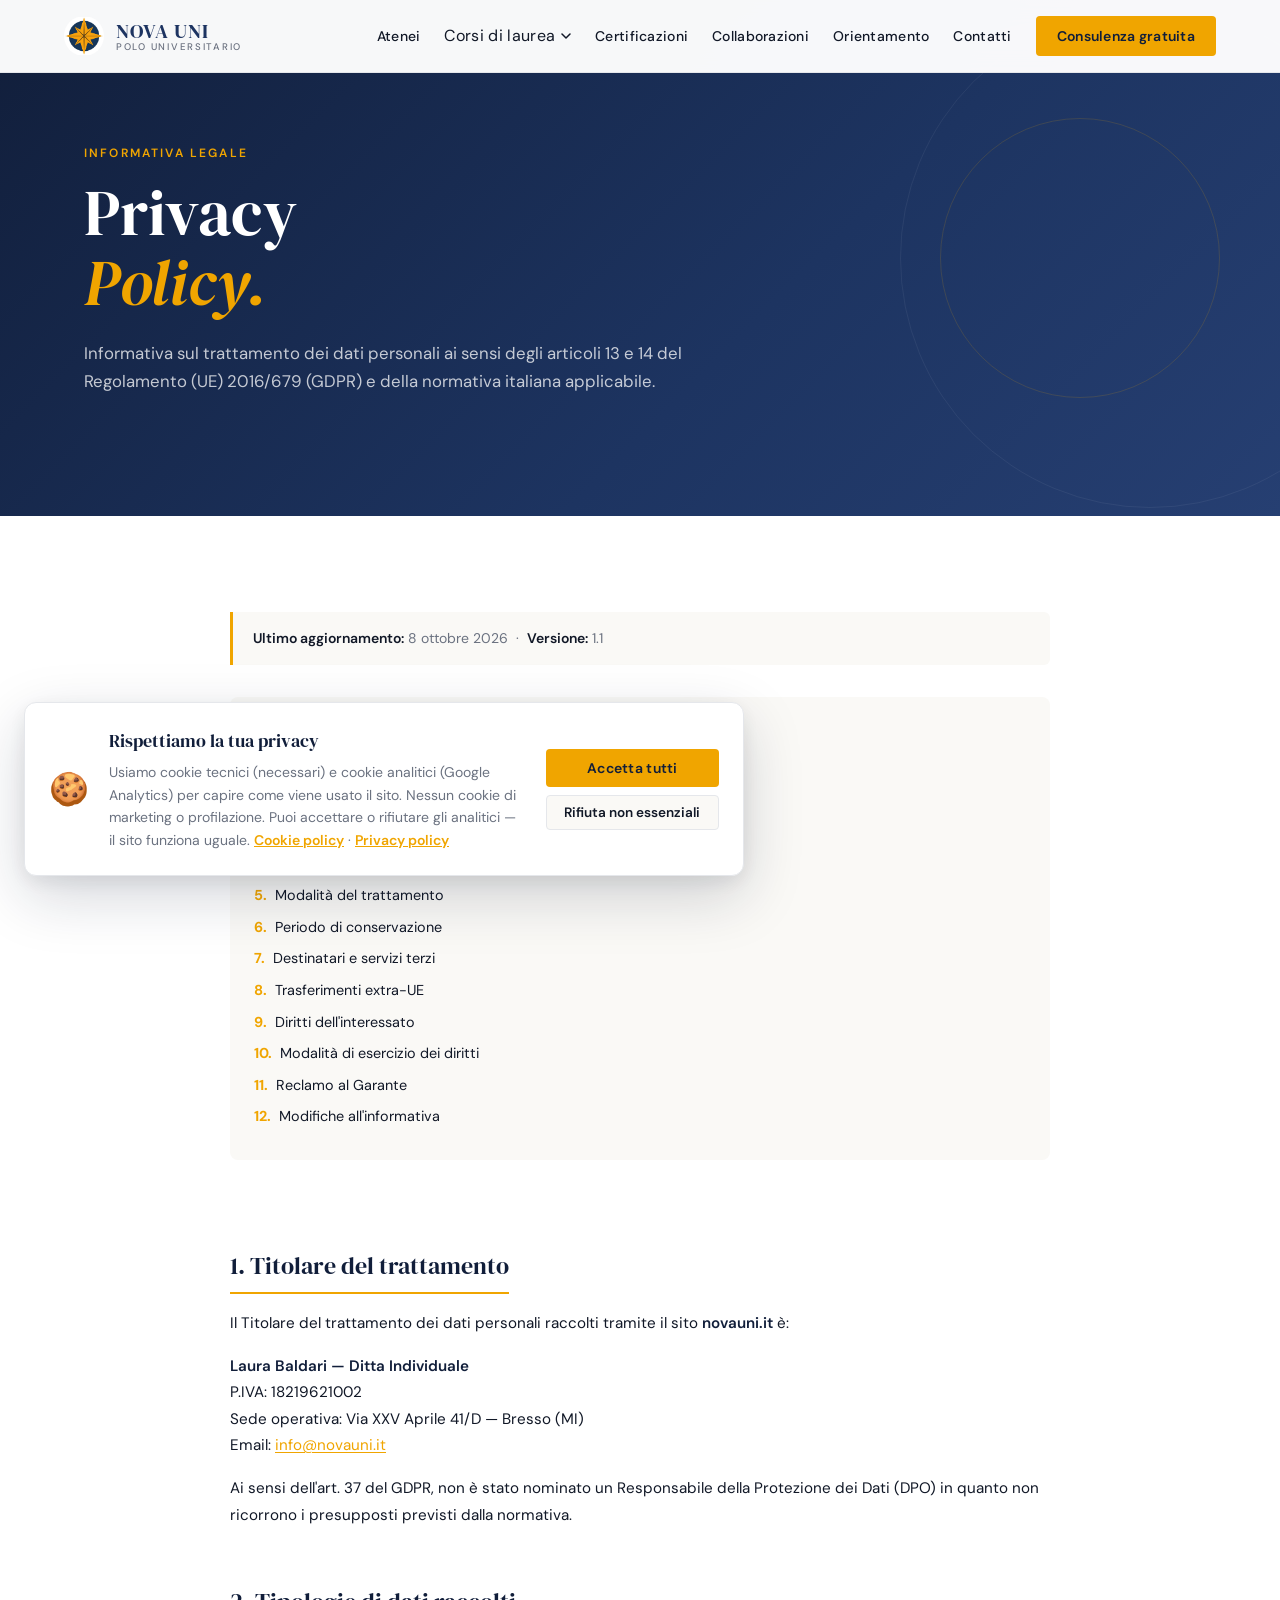
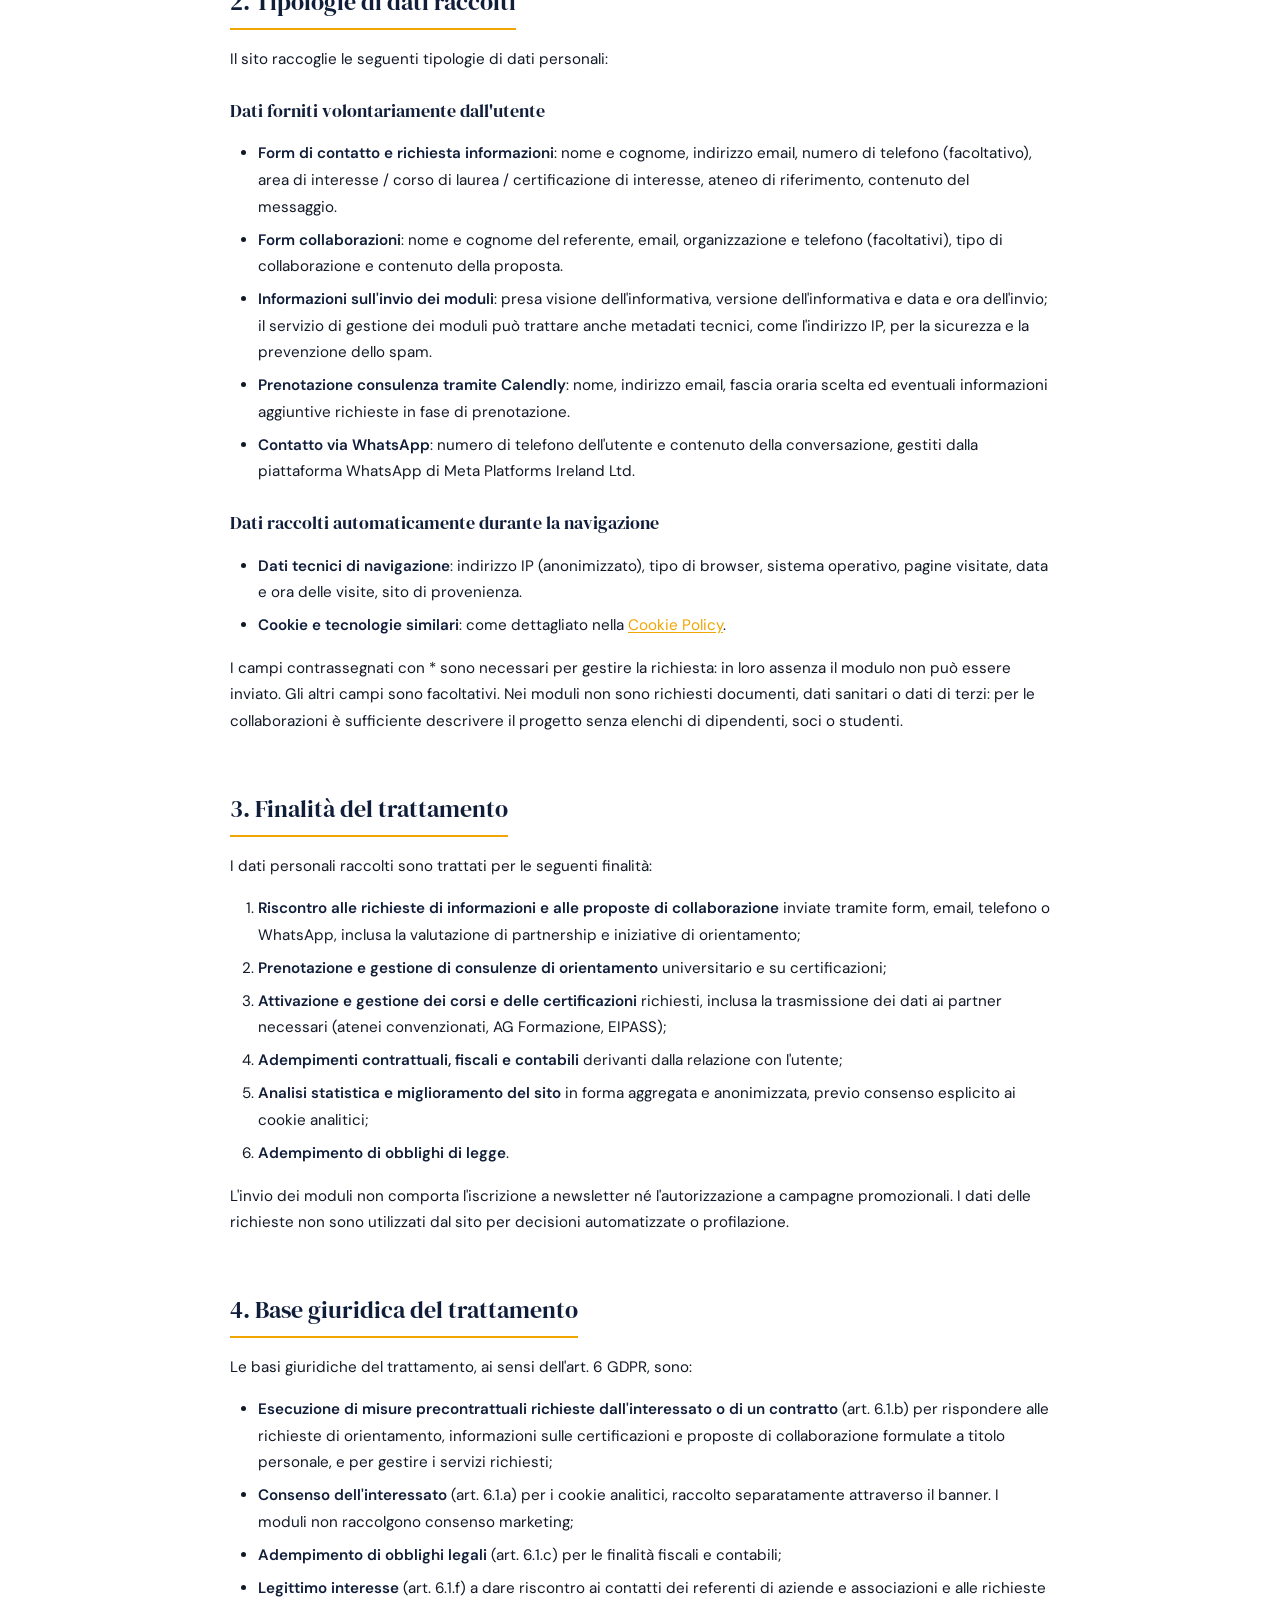
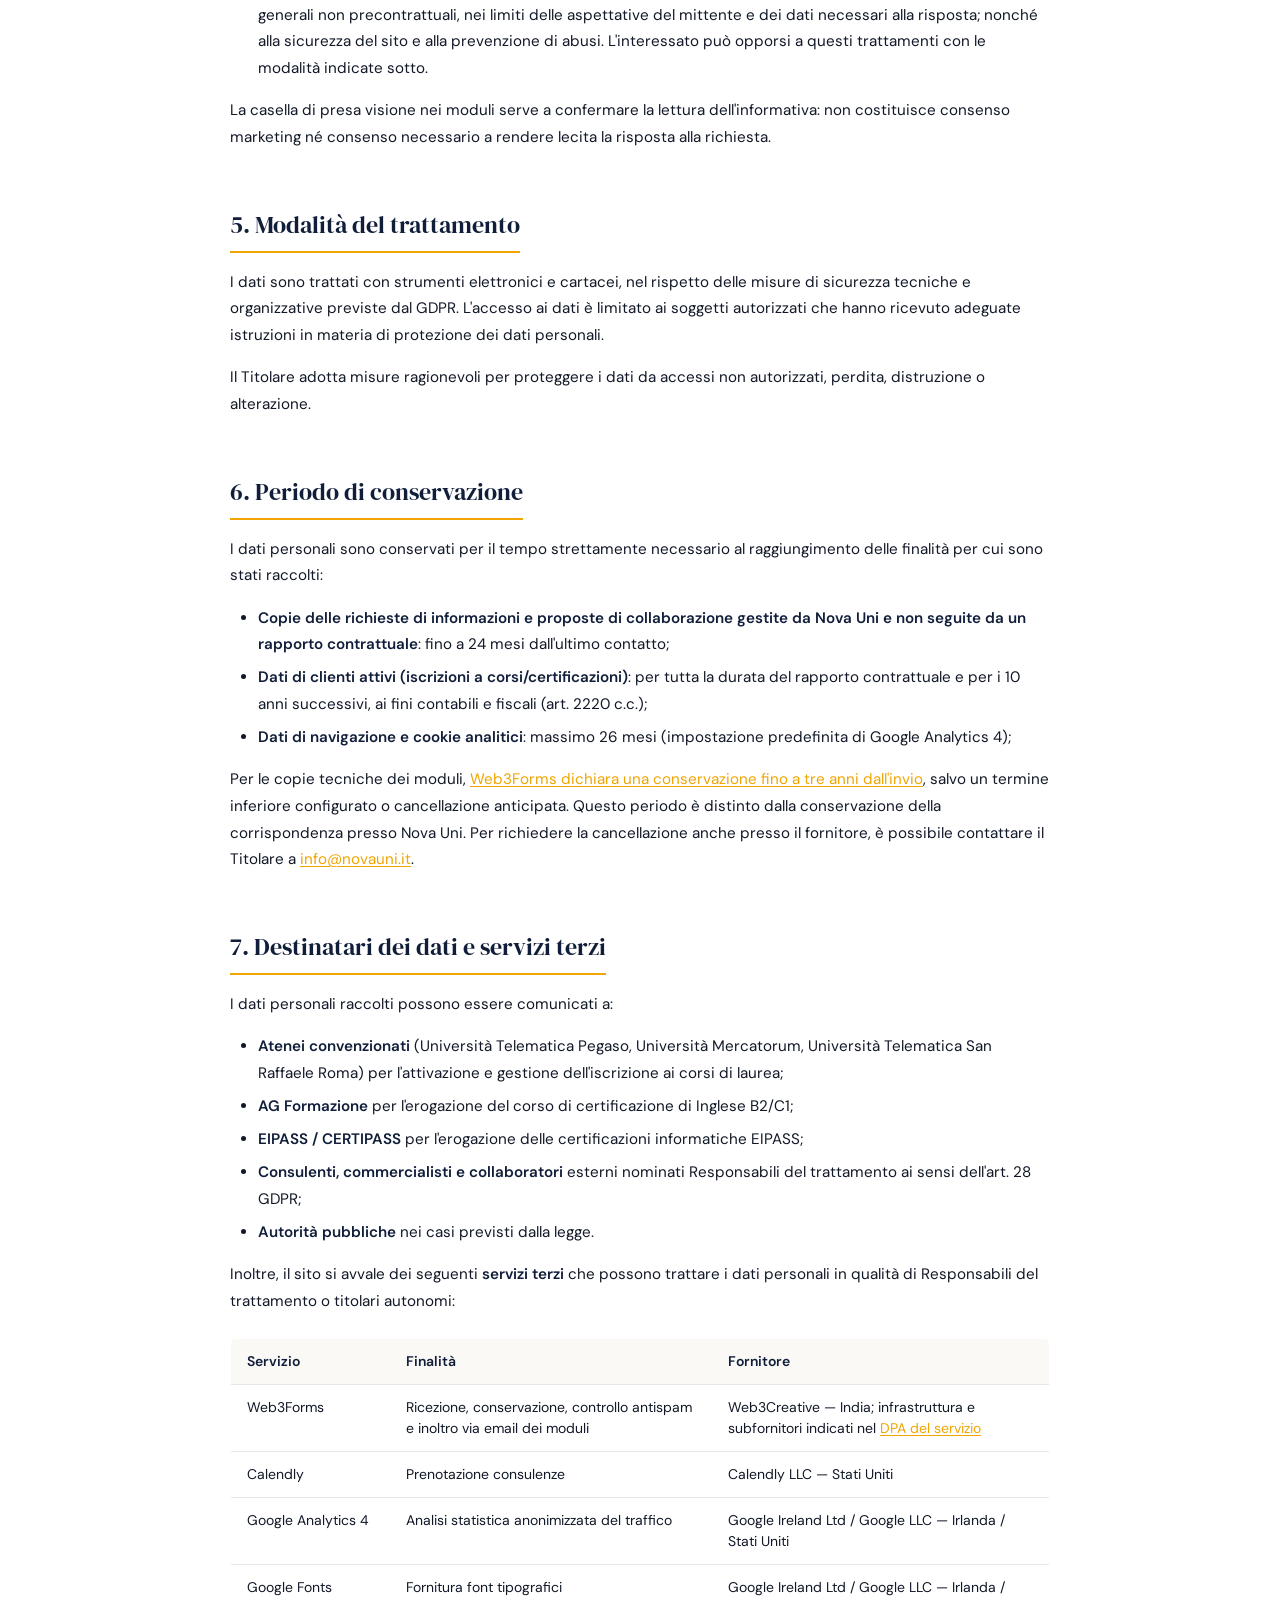
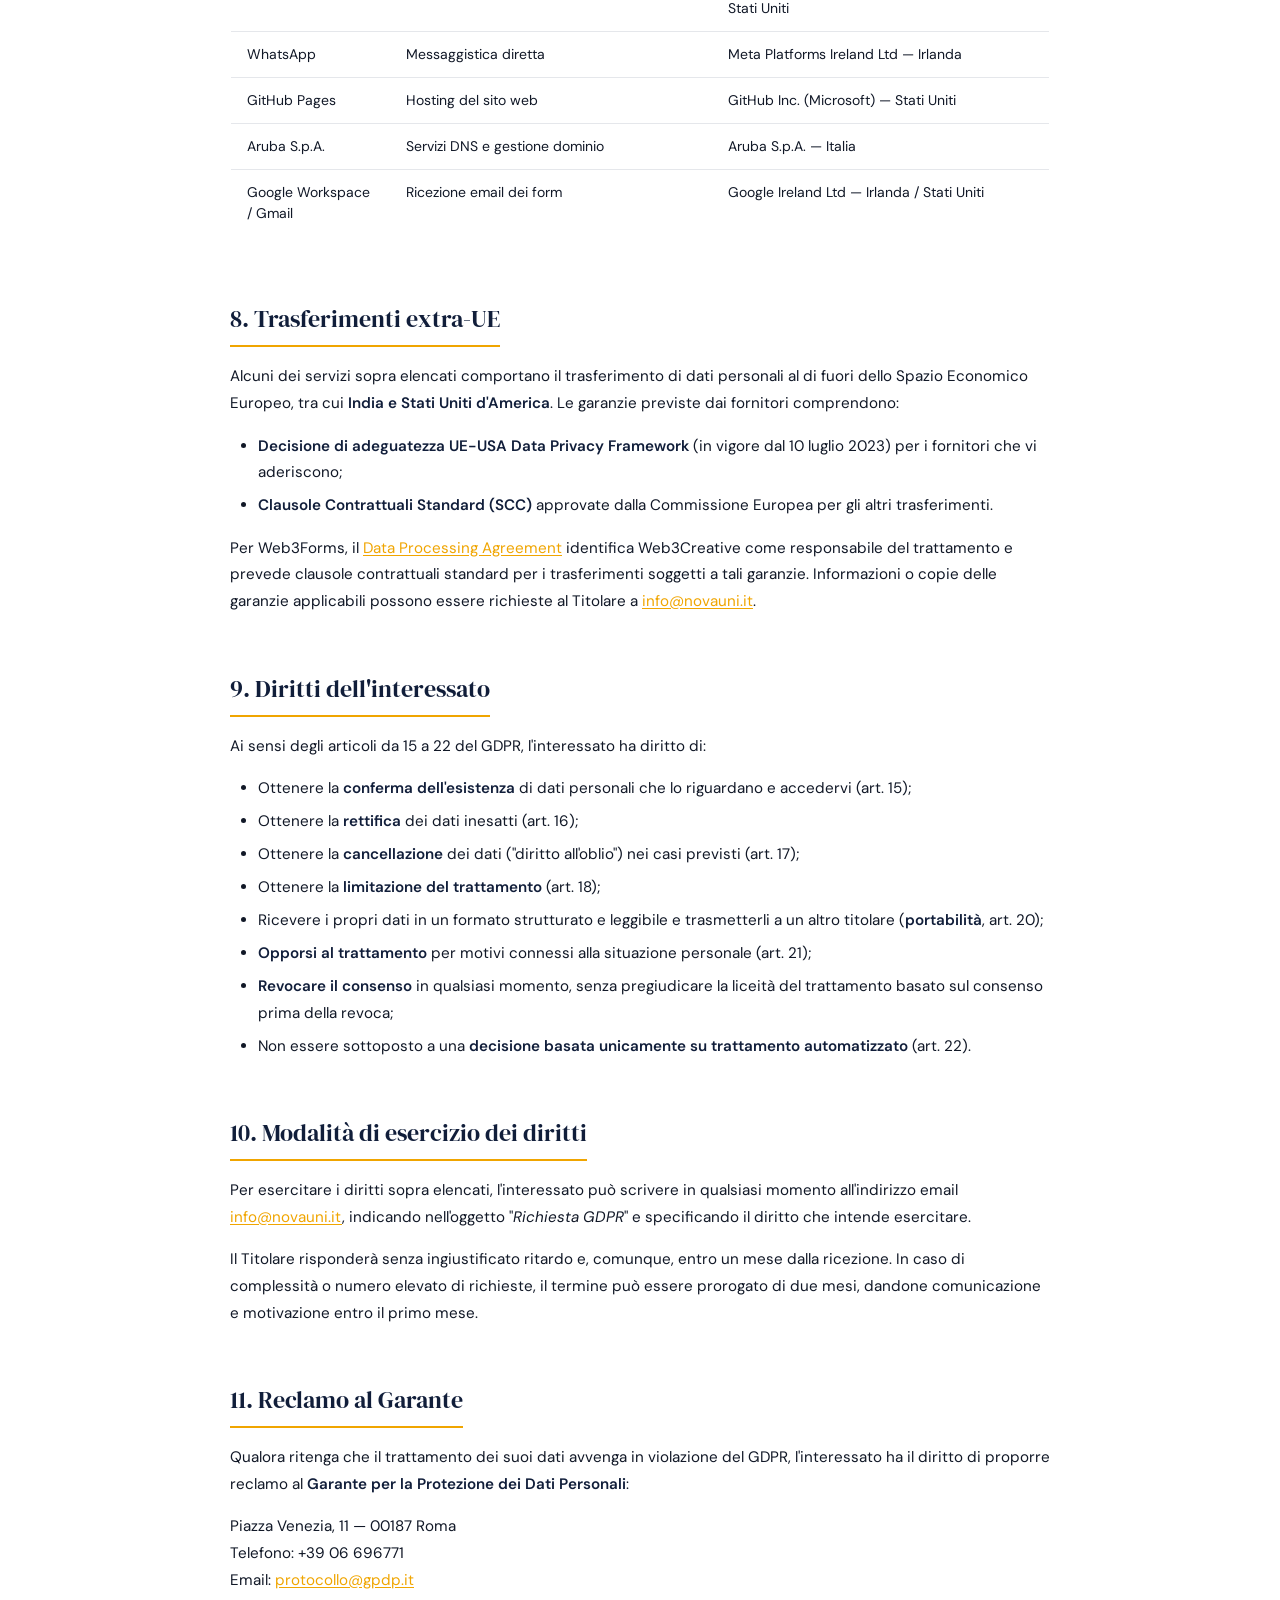
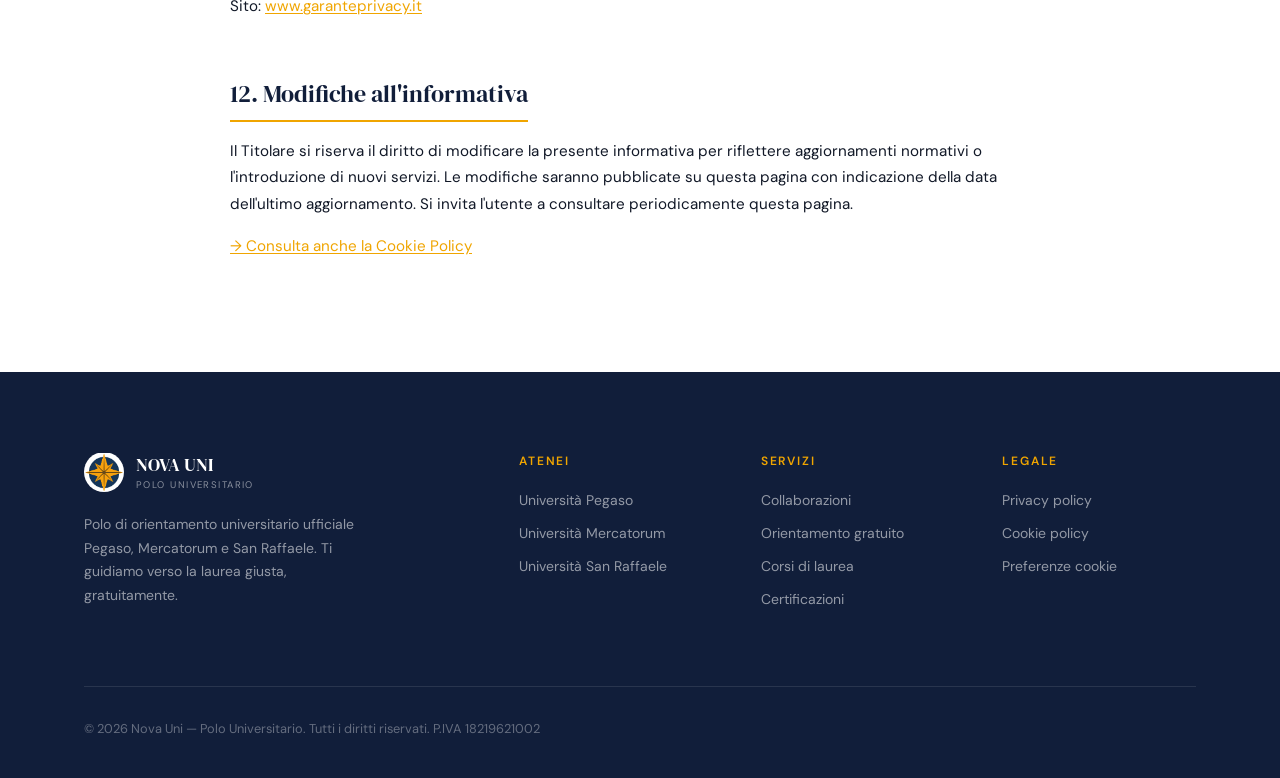
<file: privacy.html>
<!DOCTYPE html>
<html lang="it">
<head>
  <meta charset="UTF-8">
  <meta name="viewport" content="width=device-width, initial-scale=1.0">
  <title>Privacy Policy | Nova Uni</title>
  <meta name="description" content="Informativa sul trattamento dei dati personali di Nova Uni — Polo Universitario, ai sensi del Regolamento UE 2016/679 (GDPR).">
  <meta name="robots" content="noindex, follow">

  <link rel="canonical" href="https://novauni.it/privacy.html">
  <link rel="icon" type="image/jpeg" href="assets/logo-novauni.jpg">

  <link rel="preconnect" href="https://fonts.googleapis.com">
  <link rel="preconnect" href="https://fonts.gstatic.com" crossorigin>
  <link href="https://fonts.googleapis.com/css2?family=DM+Serif+Display:ital@0;1&family=DM+Sans:ital,opsz,wght@0,9..40,300;0,9..40,400;0,9..40,500;0,9..40,600;1,9..40,400&display=swap" rel="stylesheet">

  <link rel="stylesheet" href="css/style.css">

  <!-- Google Analytics 4 — Consent Mode v2 -->
  <script async src="https://www.googletagmanager.com/gtag/js?id=G-ZYQ7B6HPRJ"></script>
  <script>
    window.dataLayer = window.dataLayer || [];
    function gtag(){dataLayer.push(arguments);}
    gtag('consent', 'default', {
      'ad_storage': 'denied',
      'ad_user_data': 'denied',
      'ad_personalization': 'denied',
      'analytics_storage': 'denied',
      'wait_for_update': 500
    });
    gtag('js', new Date());
    gtag('config', 'G-ZYQ7B6HPRJ', { anonymize_ip: true });
  </script>
</head>
<body class="page-legal-body">

<nav class="navbar navbar--solid" id="navbar" aria-label="Navigazione principale">
  <div class="navbar__inner">
    <a href="index.html" class="navbar__brand" aria-label="Nova Uni Home">
      <img src="assets/logo-novauni.jpg" alt="" class="navbar__logo">
      <div class="navbar__brand-text">
        <span class="navbar__title">NOVA UNI</span>
        <span class="navbar__subtitle">POLO UNIVERSITARIO</span>
      </div>
    </a>

    <button class="navbar__toggle" id="navbarToggle" aria-label="Apri menu" aria-expanded="false">
      <span></span><span></span><span></span>
    </button>

    <div class="navbar__menu" id="navbarMenu">
      <a href="index.html#atenei" class="navbar__link">Atenei</a>
      <div class="navbar__dropdown" id="navbarDropdown">
        <button class="navbar__link navbar__dropdown-trigger" type="button" aria-expanded="false" aria-haspopup="true">
          Corsi di laurea
          <svg width="10" height="6" viewBox="0 0 10 6" fill="none" aria-hidden="true"><path d="M1 1l4 4 4-4" stroke="currentColor" stroke-width="1.5" stroke-linecap="round" stroke-linejoin="round"/></svg>
        </button>
        <div class="navbar__dropdown-panel" role="menu">
          <div class="navbar__dropdown-cols">
            <div class="navbar__dropdown-col">
              <div class="navbar__dropdown-title">Per Ateneo</div>
              <a href="corsi.html?ateneo=pegaso" role="menuitem">Università Pegaso</a>
              <a href="corsi.html?ateneo=mercatorum" role="menuitem">Università Mercatorum</a>
              <a href="corsi.html?ateneo=sanraffaele" role="menuitem">Università San Raffaele</a>
            </div>
            <div class="navbar__dropdown-col">
              <div class="navbar__dropdown-title">Per Livello</div>
              <a href="corsi.html?livello=triennale" role="menuitem">Lauree Triennali</a>
              <a href="corsi.html?livello=magistrale" role="menuitem">Lauree Magistrali</a>
            </div>
          </div>
          <a href="corsi.html" class="navbar__dropdown-all" role="menuitem">Vedi tutti i corsi →</a>
        </div>
      </div>
      <a href="certificazioni.html" class="navbar__link">Certificazioni</a>
      <a href="collaborazioni.html" class="navbar__link">Collaborazioni</a>
      <a href="index.html#come-funziona" class="navbar__link">Orientamento</a>
      <a href="index.html#contatti" class="navbar__link">Contatti</a>
      <a href="https://calendly.com/novauni-formazione/30min" target="_blank" rel="noopener" class="btn btn--gold btn--sm">Consulenza gratuita</a>
    </div>
  </div>
</nav>

<header class="page-hero">
  <div class="container">
    <div class="page-hero__inner">
      <div class="section__eyebrow page-hero__eyebrow">INFORMATIVA LEGALE</div>
      <h1 class="page-hero__title">Privacy<br><em>Policy.</em></h1>
      <p class="page-hero__lead">Informativa sul trattamento dei dati personali ai sensi degli articoli 13 e 14 del Regolamento (UE) 2016/679 (GDPR) e della normativa italiana applicabile.</p>
    </div>
  </div>
</header>

<section class="page-legal">
  <div class="container">
    <article class="legal-content">

      <div class="legal-meta">
        <strong>Ultimo aggiornamento:</strong> 8 ottobre 2026 &nbsp;·&nbsp; <strong>Versione:</strong> 1.1
      </div>

      <div class="legal-toc">
        <h3>Sommario</h3>
        <ol>
          <li><a href="#titolare">Titolare del trattamento</a></li>
          <li><a href="#dati">Tipologie di dati raccolti</a></li>
          <li><a href="#finalita">Finalità del trattamento</a></li>
          <li><a href="#base-giuridica">Base giuridica</a></li>
          <li><a href="#modalita">Modalità del trattamento</a></li>
          <li><a href="#conservazione">Periodo di conservazione</a></li>
          <li><a href="#destinatari">Destinatari e servizi terzi</a></li>
          <li><a href="#extra-ue">Trasferimenti extra-UE</a></li>
          <li><a href="#diritti">Diritti dell'interessato</a></li>
          <li><a href="#esercizio">Modalità di esercizio dei diritti</a></li>
          <li><a href="#reclamo">Reclamo al Garante</a></li>
          <li><a href="#modifiche">Modifiche all'informativa</a></li>
        </ol>
      </div>

      <h2 id="titolare">1. Titolare del trattamento</h2>
      <p>Il Titolare del trattamento dei dati personali raccolti tramite il sito <strong>novauni.it</strong> è:</p>
      <p>
        <strong>Laura Baldari — Ditta Individuale</strong><br>
        P.IVA: 18219621002<br>
        Sede operativa: Via XXV Aprile 41/D — Bresso (MI)<br>
        Email: <a href="mailto:info@novauni.it">info@novauni.it</a>
      </p>
      <p>Ai sensi dell'art. 37 del GDPR, non è stato nominato un Responsabile della Protezione dei Dati (DPO) in quanto non ricorrono i presupposti previsti dalla normativa.</p>

      <h2 id="dati">2. Tipologie di dati raccolti</h2>
      <p>Il sito raccoglie le seguenti tipologie di dati personali:</p>
      <h3>Dati forniti volontariamente dall'utente</h3>
      <ul>
        <li><strong>Form di contatto e richiesta informazioni</strong>: nome e cognome, indirizzo email, numero di telefono (facoltativo), area di interesse / corso di laurea / certificazione di interesse, ateneo di riferimento, contenuto del messaggio.</li>
        <li><strong>Form collaborazioni</strong>: nome e cognome del referente, email, organizzazione e telefono (facoltativi), tipo di collaborazione e contenuto della proposta.</li>
        <li><strong>Informazioni sull'invio dei moduli</strong>: presa visione dell'informativa, versione dell'informativa e data e ora dell'invio; il servizio di gestione dei moduli può trattare anche metadati tecnici, come l'indirizzo IP, per la sicurezza e la prevenzione dello spam.</li>
        <li><strong>Prenotazione consulenza tramite Calendly</strong>: nome, indirizzo email, fascia oraria scelta ed eventuali informazioni aggiuntive richieste in fase di prenotazione.</li>
        <li><strong>Contatto via WhatsApp</strong>: numero di telefono dell'utente e contenuto della conversazione, gestiti dalla piattaforma WhatsApp di Meta Platforms Ireland Ltd.</li>
      </ul>
      <h3>Dati raccolti automaticamente durante la navigazione</h3>
      <ul>
        <li><strong>Dati tecnici di navigazione</strong>: indirizzo IP (anonimizzato), tipo di browser, sistema operativo, pagine visitate, data e ora delle visite, sito di provenienza.</li>
        <li><strong>Cookie e tecnologie similari</strong>: come dettagliato nella <a href="cookie.html">Cookie Policy</a>.</li>
      </ul>
      <p>I campi contrassegnati con * sono necessari per gestire la richiesta: in loro assenza il modulo non può essere inviato. Gli altri campi sono facoltativi. Nei moduli non sono richiesti documenti, dati sanitari o dati di terzi: per le collaborazioni è sufficiente descrivere il progetto senza elenchi di dipendenti, soci o studenti.</p>

      <h2 id="finalita">3. Finalità del trattamento</h2>
      <p>I dati personali raccolti sono trattati per le seguenti finalità:</p>
      <ol>
        <li><strong>Riscontro alle richieste di informazioni e alle proposte di collaborazione</strong> inviate tramite form, email, telefono o WhatsApp, inclusa la valutazione di partnership e iniziative di orientamento;</li>
        <li><strong>Prenotazione e gestione di consulenze di orientamento</strong> universitario e su certificazioni;</li>
        <li><strong>Attivazione e gestione dei corsi e delle certificazioni</strong> richiesti, inclusa la trasmissione dei dati ai partner necessari (atenei convenzionati, AG Formazione, EIPASS);</li>
        <li><strong>Adempimenti contrattuali, fiscali e contabili</strong> derivanti dalla relazione con l'utente;</li>
        <li><strong>Analisi statistica e miglioramento del sito</strong> in forma aggregata e anonimizzata, previo consenso esplicito ai cookie analitici;</li>
        <li><strong>Adempimento di obblighi di legge</strong>.</li>
      </ol>
      <p>L'invio dei moduli non comporta l'iscrizione a newsletter né l'autorizzazione a campagne promozionali. I dati delle richieste non sono utilizzati dal sito per decisioni automatizzate o profilazione.</p>

      <h2 id="base-giuridica">4. Base giuridica del trattamento</h2>
      <p>Le basi giuridiche del trattamento, ai sensi dell'art. 6 GDPR, sono:</p>
      <ul>
        <li><strong>Esecuzione di misure precontrattuali richieste dall'interessato o di un contratto</strong> (art. 6.1.b) per rispondere alle richieste di orientamento, informazioni sulle certificazioni e proposte di collaborazione formulate a titolo personale, e per gestire i servizi richiesti;</li>
        <li><strong>Consenso dell'interessato</strong> (art. 6.1.a) per i cookie analitici, raccolto separatamente attraverso il banner. I moduli non raccolgono consenso marketing;</li>
        <li><strong>Adempimento di obblighi legali</strong> (art. 6.1.c) per le finalità fiscali e contabili;</li>
        <li><strong>Legittimo interesse</strong> (art. 6.1.f) a dare riscontro ai contatti dei referenti di aziende e associazioni e alle richieste generali non precontrattuali, nei limiti delle aspettative del mittente e dei dati necessari alla risposta; nonché alla sicurezza del sito e alla prevenzione di abusi. L'interessato può opporsi a questi trattamenti con le modalità indicate sotto.</li>
      </ul>
      <p>La casella di presa visione nei moduli serve a confermare la lettura dell'informativa: non costituisce consenso marketing né consenso necessario a rendere lecita la risposta alla richiesta.</p>

      <h2 id="modalita">5. Modalità del trattamento</h2>
      <p>I dati sono trattati con strumenti elettronici e cartacei, nel rispetto delle misure di sicurezza tecniche e organizzative previste dal GDPR. L'accesso ai dati è limitato ai soggetti autorizzati che hanno ricevuto adeguate istruzioni in materia di protezione dei dati personali.</p>
      <p>Il Titolare adotta misure ragionevoli per proteggere i dati da accessi non autorizzati, perdita, distruzione o alterazione.</p>

      <h2 id="conservazione">6. Periodo di conservazione</h2>
      <p>I dati personali sono conservati per il tempo strettamente necessario al raggiungimento delle finalità per cui sono stati raccolti:</p>
      <ul>
        <li><strong>Copie delle richieste di informazioni e proposte di collaborazione gestite da Nova Uni e non seguite da un rapporto contrattuale</strong>: fino a 24 mesi dall'ultimo contatto;</li>
        <li><strong>Dati di clienti attivi (iscrizioni a corsi/certificazioni)</strong>: per tutta la durata del rapporto contrattuale e per i 10 anni successivi, ai fini contabili e fiscali (art. 2220 c.c.);</li>
        <li><strong>Dati di navigazione e cookie analitici</strong>: massimo 26 mesi (impostazione predefinita di Google Analytics 4);</li>
      </ul>
      <p>Per le copie tecniche dei moduli, <a href="https://web3forms.com/privacy" target="_blank" rel="noopener">Web3Forms dichiara una conservazione fino a tre anni dall'invio</a>, salvo un termine inferiore configurato o cancellazione anticipata. Questo periodo è distinto dalla conservazione della corrispondenza presso Nova Uni. Per richiedere la cancellazione anche presso il fornitore, è possibile contattare il Titolare a <a href="mailto:info@novauni.it">info@novauni.it</a>.</p>

      <h2 id="destinatari">7. Destinatari dei dati e servizi terzi</h2>
      <p>I dati personali raccolti possono essere comunicati a:</p>
      <ul>
        <li><strong>Atenei convenzionati</strong> (Università Telematica Pegaso, Università Mercatorum, Università Telematica San Raffaele Roma) per l'attivazione e gestione dell'iscrizione ai corsi di laurea;</li>
        <li><strong>AG Formazione</strong> per l'erogazione del corso di certificazione di Inglese B2/C1;</li>
        <li><strong>EIPASS / CERTIPASS</strong> per l'erogazione delle certificazioni informatiche EIPASS;</li>
        <li><strong>Consulenti, commercialisti e collaboratori</strong> esterni nominati Responsabili del trattamento ai sensi dell'art. 28 GDPR;</li>
        <li><strong>Autorità pubbliche</strong> nei casi previsti dalla legge.</li>
      </ul>
      <p>Inoltre, il sito si avvale dei seguenti <strong>servizi terzi</strong> che possono trattare i dati personali in qualità di Responsabili del trattamento o titolari autonomi:</p>
      <table>
        <thead>
          <tr><th>Servizio</th><th>Finalità</th><th>Fornitore</th></tr>
        </thead>
        <tbody>
          <tr><td>Web3Forms</td><td>Ricezione, conservazione, controllo antispam e inoltro via email dei moduli</td><td>Web3Creative — India; infrastruttura e subfornitori indicati nel <a href="https://web3forms.com/dpa" target="_blank" rel="noopener">DPA del servizio</a></td></tr>
          <tr><td>Calendly</td><td>Prenotazione consulenze</td><td>Calendly LLC — Stati Uniti</td></tr>
          <tr><td>Google Analytics 4</td><td>Analisi statistica anonimizzata del traffico</td><td>Google Ireland Ltd / Google LLC — Irlanda / Stati Uniti</td></tr>
          <tr><td>Google Fonts</td><td>Fornitura font tipografici</td><td>Google Ireland Ltd / Google LLC — Irlanda / Stati Uniti</td></tr>
          <tr><td>WhatsApp</td><td>Messaggistica diretta</td><td>Meta Platforms Ireland Ltd — Irlanda</td></tr>
          <tr><td>GitHub Pages</td><td>Hosting del sito web</td><td>GitHub Inc. (Microsoft) — Stati Uniti</td></tr>
          <tr><td>Aruba S.p.A.</td><td>Servizi DNS e gestione dominio</td><td>Aruba S.p.A. — Italia</td></tr>
          <tr><td>Google Workspace / Gmail</td><td>Ricezione email dei form</td><td>Google Ireland Ltd — Irlanda / Stati Uniti</td></tr>
        </tbody>
      </table>

      <h2 id="extra-ue">8. Trasferimenti extra-UE</h2>
      <p>Alcuni dei servizi sopra elencati comportano il trasferimento di dati personali al di fuori dello Spazio Economico Europeo, tra cui <strong>India e Stati Uniti d'America</strong>. Le garanzie previste dai fornitori comprendono:</p>
      <ul>
        <li><strong>Decisione di adeguatezza UE-USA Data Privacy Framework</strong> (in vigore dal 10 luglio 2023) per i fornitori che vi aderiscono;</li>
        <li><strong>Clausole Contrattuali Standard (SCC)</strong> approvate dalla Commissione Europea per gli altri trasferimenti.</li>
      </ul>
      <p>Per Web3Forms, il <a href="https://web3forms.com/dpa" target="_blank" rel="noopener">Data Processing Agreement</a> identifica Web3Creative come responsabile del trattamento e prevede clausole contrattuali standard per i trasferimenti soggetti a tali garanzie. Informazioni o copie delle garanzie applicabili possono essere richieste al Titolare a <a href="mailto:info@novauni.it">info@novauni.it</a>.</p>

      <h2 id="diritti">9. Diritti dell'interessato</h2>
      <p>Ai sensi degli articoli da 15 a 22 del GDPR, l'interessato ha diritto di:</p>
      <ul>
        <li>Ottenere la <strong>conferma dell'esistenza</strong> di dati personali che lo riguardano e accedervi (art. 15);</li>
        <li>Ottenere la <strong>rettifica</strong> dei dati inesatti (art. 16);</li>
        <li>Ottenere la <strong>cancellazione</strong> dei dati ("diritto all'oblio") nei casi previsti (art. 17);</li>
        <li>Ottenere la <strong>limitazione del trattamento</strong> (art. 18);</li>
        <li>Ricevere i propri dati in un formato strutturato e leggibile e trasmetterli a un altro titolare (<strong>portabilità</strong>, art. 20);</li>
        <li><strong>Opporsi al trattamento</strong> per motivi connessi alla situazione personale (art. 21);</li>
        <li><strong>Revocare il consenso</strong> in qualsiasi momento, senza pregiudicare la liceità del trattamento basato sul consenso prima della revoca;</li>
        <li>Non essere sottoposto a una <strong>decisione basata unicamente su trattamento automatizzato</strong> (art. 22).</li>
      </ul>

      <h2 id="esercizio">10. Modalità di esercizio dei diritti</h2>
      <p>Per esercitare i diritti sopra elencati, l'interessato può scrivere in qualsiasi momento all'indirizzo email <a href="mailto:info@novauni.it">info@novauni.it</a>, indicando nell'oggetto "<em>Richiesta GDPR</em>" e specificando il diritto che intende esercitare.</p>
      <p>Il Titolare risponderà senza ingiustificato ritardo e, comunque, entro un mese dalla ricezione. In caso di complessità o numero elevato di richieste, il termine può essere prorogato di due mesi, dandone comunicazione e motivazione entro il primo mese.</p>

      <h2 id="reclamo">11. Reclamo al Garante</h2>
      <p>Qualora ritenga che il trattamento dei suoi dati avvenga in violazione del GDPR, l'interessato ha il diritto di proporre reclamo al <strong>Garante per la Protezione dei Dati Personali</strong>:</p>
      <p>
        Piazza Venezia, 11 — 00187 Roma<br>
        Telefono: +39 06 696771<br>
        Email: <a href="mailto:protocollo@gpdp.it">protocollo@gpdp.it</a><br>
        Sito: <a href="https://www.garanteprivacy.it" target="_blank" rel="noopener">www.garanteprivacy.it</a>
      </p>

      <h2 id="modifiche">12. Modifiche all'informativa</h2>
      <p>Il Titolare si riserva il diritto di modificare la presente informativa per riflettere aggiornamenti normativi o l'introduzione di nuovi servizi. Le modifiche saranno pubblicate su questa pagina con indicazione della data dell'ultimo aggiornamento. Si invita l'utente a consultare periodicamente questa pagina.</p>

      <p><a href="cookie.html">→ Consulta anche la Cookie Policy</a></p>

    </article>
  </div>
</section>

<footer class="footer">
  <div class="container">
    <div class="footer__grid">
      <div class="footer__brand">
        <div class="footer__brand-row">
          <img src="assets/logo-novauni.jpg" alt="" class="footer__logo">
          <div>
            <div class="footer__brand-title">NOVA UNI</div>
            <div class="footer__brand-sub">POLO UNIVERSITARIO</div>
          </div>
        </div>
        <p class="footer__tagline">Polo di orientamento universitario ufficiale Pegaso, Mercatorum e San Raffaele. Ti guidiamo verso la laurea giusta, gratuitamente.</p>
      </div>

      <div class="footer__col">
        <div class="footer__col-title">Atenei</div>
        <a href="corsi.html?ateneo=pegaso" class="footer__link">Università Pegaso</a>
        <a href="corsi.html?ateneo=mercatorum" class="footer__link">Università Mercatorum</a>
        <a href="corsi.html?ateneo=sanraffaele" class="footer__link">Università San Raffaele</a>
      </div>

      <div class="footer__col">
        <div class="footer__col-title">Servizi</div>
        <a href="collaborazioni.html" class="footer__link">Collaborazioni</a>
        <a href="index.html#come-funziona" class="footer__link">Orientamento gratuito</a>
        <a href="corsi.html" class="footer__link">Corsi di laurea</a>
        <a href="certificazioni.html" class="footer__link">Certificazioni</a>
      </div>

      <div class="footer__col">
        <div class="footer__col-title">Legale</div>
        <a href="privacy.html" class="footer__link">Privacy policy</a>
        <a href="cookie.html" class="footer__link">Cookie policy</a>
        <a href="#" class="footer__link" data-cc-open>Preferenze cookie</a>
      </div>
    </div>

    <div class="footer__bottom">
      <p>© 2026 Nova Uni — Polo Universitario. Tutti i diritti riservati. P.IVA 18219621002</p>
    </div>
  </div>
</footer>

<!-- Cookie Banner -->
<div class="cookie-banner" id="cookieBanner" hidden>
  <div class="cookie-banner__inner">
    <div class="cookie-banner__icon" aria-hidden="true">🍪</div>
    <div class="cookie-banner__content">
      <h3>Rispettiamo la tua privacy</h3>
      <p>Usiamo cookie tecnici (necessari) e cookie analitici (Google Analytics) per capire come viene usato il sito. Nessun cookie di marketing o profilazione. Puoi accettare o rifiutare gli analitici — il sito funziona uguale. <a href="cookie.html">Cookie policy</a> · <a href="privacy.html">Privacy policy</a></p>
    </div>
    <div class="cookie-banner__actions">
      <button class="btn btn--gold btn--sm" id="cc-accept" type="button">Accetta tutti</button>
      <button class="cc-btn-reject" id="cc-reject" type="button">Rifiuta non essenziali</button>
    </div>
  </div>
</div>

<!-- WhatsApp FAB -->
<a href="https://wa.me/393793332878" target="_blank" rel="noopener" class="whatsapp-fab" aria-label="Scrivici su WhatsApp">
  <svg viewBox="0 0 32 32" width="30" height="30" fill="currentColor" aria-hidden="true">
    <path d="M16.001 3C9.373 3 4 8.373 4 15c0 2.354.682 4.547 1.85 6.395L4 28l6.781-1.78A11.948 11.948 0 0 0 16 27c6.627 0 12-5.373 12-12S22.628 3 16.001 3zm0 21.818c-1.881 0-3.65-.516-5.166-1.41l-.37-.218-4.024 1.054 1.075-3.93-.241-.405A9.819 9.819 0 0 1 6.182 15c0-5.422 4.398-9.818 9.819-9.818 5.422 0 9.819 4.396 9.819 9.818s-4.397 9.818-9.819 9.818zm5.391-7.359c-.296-.148-1.749-.864-2.022-.964-.272-.099-.469-.149-.665.149-.198.296-.762.964-.935 1.163-.173.197-.346.222-.643.074-.296-.148-1.249-.461-2.378-1.467-.879-.784-1.471-1.751-1.643-2.047-.173-.297-.018-.457.13-.605.134-.133.296-.346.444-.519.148-.173.198-.296.297-.494.099-.198.05-.371-.025-.519-.074-.149-.665-1.604-.911-2.198-.241-.578-.487-.499-.665-.508l-.567-.011c-.198 0-.519.074-.79.371-.272.297-1.038 1.014-1.038 2.473 0 1.46 1.062 2.871 1.21 3.07.149.198 2.092 3.196 5.071 4.481 2.225.961 3.085.92 3.638.835.553-.087 1.749-.715 1.997-1.405.247-.69.247-1.282.173-1.405-.074-.124-.272-.198-.568-.346z"/>
  </svg>
  <span class="whatsapp-fab__label">Scrivici su WhatsApp</span>
</a>

<script>
// Navbar minimi (hamburger + dropdown)
(() => {
  const toggle = document.getElementById('navbarToggle');
  const menu = document.getElementById('navbarMenu');
  if (toggle && menu) {
    toggle.addEventListener('click', () => {
      const open = menu.classList.toggle('is-open');
      toggle.setAttribute('aria-expanded', String(open));
    });
  }
  const dropdown = document.getElementById('navbarDropdown');
  if (dropdown) {
    const trigger = dropdown.querySelector('.navbar__dropdown-trigger');
    trigger.addEventListener('click', (e) => {
      e.stopPropagation();
      const open = dropdown.classList.toggle('is-open');
      trigger.setAttribute('aria-expanded', String(open));
    });
    document.addEventListener('click', (e) => {
      if (!dropdown.contains(e.target)) {
        dropdown.classList.remove('is-open');
        trigger.setAttribute('aria-expanded', 'false');
      }
    });
  }
})();
</script>
<script src="js/cookie-consent.js"></script>
</body>
</html>
</file>
<file: css/style.css>
/* ==========================================================================
   Nova Uni — Polo Universitario
   ========================================================================== */

:root {
  --navy: #1d3461;
  --navy-dark: #111e3a;
  --navy-light: #263f72;
  --gold: #f0a500;
  --gold-light: #f7c44a;
  --cream: #faf9f6;
  --white: #ffffff;
  --text: #111827;
  --text-muted: #6b7280;
  --border: #e5e7eb;
  --serif: 'DM Serif Display', Georgia, serif;
  --sans: 'DM Sans', system-ui, -apple-system, sans-serif;
  --max-w: 1240px;
  --pad-x: clamp(1.5rem, 5vw, 4rem);
}

/* Reset */
*, *::before, *::after { box-sizing: border-box; margin: 0; padding: 0; }
html { scroll-behavior: smooth; }
body {
  font-family: var(--sans);
  background: var(--white);
  color: var(--text);
  -webkit-font-smoothing: antialiased;
  overflow-x: hidden;
  line-height: 1.5;
}
img { max-width: 100%; display: block; }
a { text-decoration: none; color: inherit; }
button { font-family: inherit; cursor: pointer; border: none; background: none; }

.container {
  max-width: var(--max-w);
  margin: 0 auto;
  padding: 0 var(--pad-x);
}

/* ==========================================================================
   Buttons
   ========================================================================== */
.btn {
  display: inline-flex;
  align-items: center;
  gap: 8px;
  border-radius: 4px;
  font-family: var(--sans);
  font-weight: 600;
  letter-spacing: 0.02em;
  transition: background 0.2s ease, transform 0.15s ease, color 0.2s ease, border-color 0.2s ease;
  cursor: pointer;
  border: 1px solid transparent;
}
.btn--sm { font-size: 0.875rem; padding: 0.55rem 1.25rem; }
.btn--lg { font-size: 1rem; padding: 1rem 2rem; }
.btn--gold { background: var(--gold); color: var(--navy-dark); }
.btn--gold:hover { background: var(--gold-light); transform: translateY(-1px); }
.btn--outline {
  border-color: rgba(255,255,255,0.3);
  color: rgba(255,255,255,0.85);
  font-weight: 400;
  padding: 1rem 1.75rem;
}
.btn--outline:hover { border-color: rgba(255,255,255,0.6); color: white; }
.btn--navy { background: var(--navy); color: white; padding: 0.875rem 1.75rem; font-size: 0.9rem; font-weight: 500; }
.btn--navy:hover { background: var(--navy-light); }

/* ==========================================================================
   Navbar
   ========================================================================== */
.navbar {
  position: fixed;
  top: 0; left: 0; right: 0;
  z-index: 100;
  background: transparent;
  transition: background 0.35s ease, border-color 0.35s ease, backdrop-filter 0.35s ease;
  padding: 0 var(--pad-x);
  border-bottom: 1px solid transparent;
}
.navbar.is-scrolled {
  background: rgba(255,255,255,0.97);
  backdrop-filter: blur(12px);
  -webkit-backdrop-filter: blur(12px);
  border-bottom-color: var(--border);
}
.navbar__inner {
  max-width: var(--max-w);
  margin: 0 auto;
  display: flex;
  align-items: center;
  justify-content: space-between;
  height: 72px;
}
.navbar__brand {
  display: flex;
  align-items: center;
  gap: 12px;
}
.navbar__logo {
  width: 40px; height: 40px;
  object-fit: contain;
  border-radius: 50%;
}
.navbar__brand-text {
  display: flex;
  flex-direction: column;
  line-height: 1.1;
}
.navbar__title {
  font-family: var(--serif);
  font-size: 1.25rem;
  color: white;
  letter-spacing: 0.05em;
  transition: color 0.35s ease;
}
.navbar__subtitle {
  font-family: var(--sans);
  font-size: 0.6rem;
  font-weight: 500;
  color: rgba(255,255,255,0.7);
  letter-spacing: 0.18em;
  text-transform: uppercase;
  transition: color 0.35s ease;
}
.navbar.is-scrolled .navbar__title { color: var(--navy); }
.navbar.is-scrolled .navbar__subtitle { color: var(--text-muted); }

.navbar__menu {
  display: flex;
  align-items: center;
  gap: 1.5rem;
}
.navbar__link {
  font-family: var(--sans);
  font-size: 0.875rem;
  font-weight: 500;
  color: rgba(255,255,255,0.85);
  letter-spacing: 0.02em;
  transition: color 0.2s ease;
}
.navbar__link:hover { color: var(--gold); }
.navbar.is-scrolled .navbar__link { color: var(--text); }
.navbar.is-scrolled .navbar__link:hover { color: var(--gold); }

.navbar__toggle {
  display: none;
  width: 40px; height: 40px;
  flex-direction: column;
  justify-content: center;
  align-items: center;
  gap: 5px;
}
.navbar__toggle span {
  display: block;
  width: 22px; height: 2px;
  background: white;
  transition: background 0.2s ease, transform 0.25s ease, opacity 0.25s ease;
}
.navbar.is-scrolled .navbar__toggle span { background: var(--navy-dark); }

/* ==========================================================================
   Hero
   ========================================================================== */
.hero {
  min-height: 100vh;
  background: var(--navy-dark);
  position: relative;
  overflow: hidden;
  display: flex;
  align-items: center;
}
.hero__bg {
  position: absolute;
  inset: 0;
  width: 100%; height: 100%;
  opacity: 0.07;
  pointer-events: none;
}
.hero__watermark {
  position: absolute;
  right: -60px;
  top: -60px;
  width: 480px; height: 480px;
  object-fit: contain;
  border-radius: 50%;
  opacity: 0.08;
  pointer-events: none;
}
.hero__container {
  max-width: var(--max-w);
  margin: 0 auto;
  padding: 6rem var(--pad-x) 4rem;
  position: relative;
  z-index: 2;
  display: grid;
  grid-template-columns: 1fr 1fr;
  gap: 6rem;
  align-items: center;
  width: 100%;
}
.hero__badge {
  display: inline-flex;
  align-items: center;
  gap: 8px;
  background: rgba(240,165,0,0.15);
  border: 1px solid rgba(240,165,0,0.3);
  border-radius: 100px;
  padding: 0.4rem 1rem;
  margin-bottom: 2rem;
  font-family: var(--sans);
  font-size: 0.75rem;
  font-weight: 600;
  color: var(--gold);
  letter-spacing: 0.12em;
  text-transform: uppercase;
}
.hero__badge-dot {
  width: 6px; height: 6px;
  border-radius: 50%;
  background: var(--gold);
}
.hero__title {
  font-family: var(--serif);
  font-size: clamp(2.8rem, 5vw, 4.2rem);
  font-weight: 400;
  color: white;
  line-height: 1.1;
  margin-bottom: 1.5rem;
}
.hero__title em { color: var(--gold); }
.hero__description {
  font-family: var(--sans);
  font-size: 1.125rem;
  font-weight: 300;
  color: rgba(255,255,255,0.7);
  line-height: 1.7;
  max-width: 480px;
  margin-bottom: 2.5rem;
}
.hero__partners { margin-bottom: 2.5rem; }
.hero__partners-label {
  font-family: var(--sans);
  font-size: 0.65rem;
  font-weight: 600;
  color: rgba(255,255,255,0.35);
  letter-spacing: 0.18em;
  text-transform: uppercase;
  margin-bottom: 0.875rem;
}
.hero__partners-list {
  display: flex;
  align-items: center;
  gap: 0.625rem;
  flex-wrap: wrap;
}
.hero__partner-card {
  background: rgba(255,255,255,0.93);
  border-radius: 6px;
  padding: 0.45rem 0.875rem;
  display: flex;
  align-items: center;
  min-height: 54px;
  box-sizing: border-box;
}
.hero__partner-card img { object-fit: contain; }
.hero__partner-card .university-logo {
  width: 108px;
  height: 40px;
}

.hero__cta-row {
  display: flex;
  gap: 1rem;
  flex-wrap: wrap;
}

.hero__stats {
  display: grid;
  grid-template-columns: 1fr 1fr;
  gap: 1.25rem;
}
.stat {
  background: rgba(255,255,255,0.06);
  border: 1px solid rgba(255,255,255,0.1);
  border-radius: 8px;
  padding: 1.75rem;
  backdrop-filter: blur(8px);
  -webkit-backdrop-filter: blur(8px);
}
.stat--featured {
  background: var(--gold);
  border: none;
}
.stat__num {
  font-family: var(--serif);
  font-size: 2.5rem;
  color: white;
  line-height: 1;
}
.stat__label {
  font-family: var(--sans);
  font-size: 0.875rem;
  font-weight: 600;
  color: white;
  margin-top: 8px;
  margin-bottom: 4px;
}
.stat__sub {
  font-family: var(--sans);
  font-size: 0.75rem;
  color: rgba(255,255,255,0.5);
}
.stat--featured .stat__num,
.stat--featured .stat__label { color: var(--navy-dark); }
.stat--featured .stat__sub { color: rgba(17,30,58,0.7); }

.hero__fade {
  position: absolute;
  bottom: 0; left: 0; right: 0;
  height: 80px;
  background: linear-gradient(to bottom, transparent, var(--white));
  z-index: 3;
  pointer-events: none;
}

/* ==========================================================================
   Section primitives
   ========================================================================== */
.section__head { margin-bottom: 4rem; }
.section__head--center { text-align: center; }
.section__eyebrow {
  font-family: var(--sans);
  font-size: 0.75rem;
  font-weight: 600;
  color: var(--gold);
  letter-spacing: 0.18em;
  text-transform: uppercase;
  margin-bottom: 1rem;
}
.section__title {
  font-family: var(--serif);
  font-size: clamp(2rem, 3.5vw, 3rem);
  font-weight: 400;
  color: var(--navy-dark);
  line-height: 1.15;
  max-width: 600px;
}
.section__head--center .section__title { margin-inline: auto; }
.section__title--light { color: white; }
.section__title em { color: inherit; }

/* ==========================================================================
   Atenei
   ========================================================================== */
.atenei {
  background: var(--cream);
  padding: 7rem 0;
}
.atenei__grid {
  display: grid;
  grid-template-columns: repeat(3, 1fr);
  gap: 1.5rem;
}
.ateneo-card {
  background: white;
  border-radius: 8px;
  border: 1px solid var(--border);
  overflow: hidden;
  transition: transform 0.25s ease, box-shadow 0.25s ease;
}
.ateneo-card:hover {
  transform: translateY(-4px);
  box-shadow: 0 12px 40px rgba(0,0,0,0.08);
}
.ateneo-card__bar { height: 6px; }
.ateneo-card__body { padding: 2rem; }
.ateneo-card__logo {
  height: 64px;
  display: flex;
  align-items: center;
  margin-bottom: 1.5rem;
}
.ateneo-card__logo img {
  width: 200px;
  height: 56px;
  max-width: 100%;
  object-fit: contain;
}
.ateneo-card__tag {
  display: inline-block;
  background: var(--cream);
  border-radius: 100px;
  padding: 0.25rem 0.75rem;
  font-family: var(--sans);
  font-size: 0.7rem;
  font-weight: 600;
  color: var(--text-muted);
  letter-spacing: 0.08em;
  margin-bottom: 0.875rem;
}
.ateneo-card__name {
  font-family: var(--serif);
  font-size: 1.2rem;
  font-weight: 400;
  color: var(--navy-dark);
  line-height: 1.25;
  margin-bottom: 0.875rem;
}
.ateneo-card__desc {
  font-family: var(--sans);
  font-size: 0.875rem;
  color: var(--text-muted);
  line-height: 1.7;
}

/* ==========================================================================
   Come Funziona
   ========================================================================== */
.how {
  background: var(--white);
  padding: 7rem 0;
}
.how__grid {
  display: grid;
  grid-template-columns: 1fr 2fr;
  gap: 6rem;
  align-items: start;
}
.how__intro { position: sticky; top: 6rem; }
.how__lead {
  font-family: var(--sans);
  font-size: 1rem;
  color: var(--text-muted);
  line-height: 1.7;
  margin: 1.5rem 0 2rem;
  max-width: 420px;
}
.how__steps {
  display: flex;
  flex-direction: column;
}
.how__step {
  display: grid;
  grid-template-columns: auto 1fr;
  gap: 2rem;
  padding: 2.5rem 0;
  border-bottom: 1px solid var(--border);
}
.how__step:last-child { border-bottom: none; }
.how__step-num {
  font-family: var(--serif);
  font-size: 3rem;
  color: var(--gold);
  line-height: 1;
  min-width: 72px;
}
.how__step-title {
  font-family: var(--serif);
  font-size: 1.4rem;
  font-weight: 400;
  color: var(--navy-dark);
  margin-bottom: 0.75rem;
}
.how__step-desc {
  font-family: var(--sans);
  font-size: 0.95rem;
  color: var(--text-muted);
  line-height: 1.75;
}

/* ==========================================================================
   Testimonials
   ========================================================================== */
.testimonials {
  background: var(--navy);
  padding: 7rem 0;
}
.testimonial {
  background: rgba(255,255,255,0.04);
  border: 1px solid rgba(255,255,255,0.1);
  border-radius: 12px;
  padding: 3.5rem;
  max-width: 800px;
  margin: 0 auto;
  position: relative;
}
.testimonial__quote {
  font-family: var(--serif);
  font-size: 5rem;
  color: var(--gold);
  opacity: 0.3;
  position: absolute;
  top: 1.5rem;
  left: 2.5rem;
  line-height: 1;
}
.testimonial__text {
  font-family: var(--serif);
  font-size: clamp(1.1rem, 2vw, 1.4rem);
  font-style: italic;
  color: rgba(255,255,255,0.9);
  line-height: 1.7;
  margin-bottom: 2rem;
  position: relative;
  z-index: 1;
  padding-top: 1.5rem;
}
.testimonial__footer {
  display: flex;
  align-items: center;
  justify-content: space-between;
  gap: 1rem;
  flex-wrap: wrap;
}
.testimonial__author {
  font-family: var(--sans);
  font-weight: 600;
  color: white;
  font-size: 0.95rem;
}
.testimonial__role {
  font-family: var(--sans);
  color: rgba(255,255,255,0.5);
  font-size: 0.8rem;
  margin-top: 2px;
}
.testimonial__dots {
  display: flex;
  gap: 8px;
}
.testimonial__dot {
  width: 8px; height: 8px;
  border-radius: 100px;
  background: rgba(255,255,255,0.25);
  transition: width 0.3s ease, background 0.3s ease;
  padding: 0;
}
.testimonial__dot--active {
  width: 28px;
  background: var(--gold);
}

/* ==========================================================================
   Partners
   ========================================================================== */
.partners {
  background: var(--cream);
  padding: 5rem 0;
}
.partners__label {
  font-family: var(--sans);
  font-size: 0.75rem;
  font-weight: 600;
  color: var(--text-muted);
  letter-spacing: 0.18em;
  text-transform: uppercase;
  text-align: center;
  margin-bottom: 2.5rem;
}
.partners__list {
  display: flex;
  align-items: center;
  justify-content: center;
  gap: 4rem;
  flex-wrap: wrap;
}
.partners__item img { object-fit: contain; }
.partners__item .university-logo {
  width: 180px;
  height: 60px;
}

/* ==========================================================================
   Contact
   ========================================================================== */
.contact {
  background: var(--white);
  padding: 7rem 0;
}
.contact__grid {
  display: grid;
  grid-template-columns: 1fr 1fr;
  gap: 6rem;
  align-items: start;
}
.contact__lead {
  font-family: var(--sans);
  font-size: 1rem;
  color: var(--text-muted);
  line-height: 1.75;
  margin: 1.5rem 0 2.5rem;
  max-width: 480px;
}
.contact__items {
  display: flex;
  flex-direction: column;
  gap: 1.25rem;
}
.contact__item {
  display: flex;
  gap: 1rem;
  align-items: flex-start;
}
.contact__icon {
  width: 40px; height: 40px;
  border-radius: 8px;
  background: var(--cream);
  display: flex;
  align-items: center;
  justify-content: center;
  font-size: 1rem;
  flex-shrink: 0;
}
.contact__item-label {
  font-family: var(--sans);
  font-size: 0.75rem;
  color: var(--text-muted);
  font-weight: 500;
}
.contact__item-val {
  font-family: var(--sans);
  font-size: 0.925rem;
  color: var(--text);
  font-weight: 500;
}
.contact__item-val a { transition: color 0.2s ease; }
.contact__item-val a:hover { color: var(--gold); }

/* ==========================================================================
   Collaborazioni
   ========================================================================== */
.collaborations {
  padding: 6rem 0;
  background: #f2f5f6;
  border-top: 1px solid var(--border);
  scroll-margin-top: 72px;
}
.collaborations--teaser { padding: 4rem 0; }
.collaborations__teaser {
  display: flex;
  align-items: center;
  justify-content: space-between;
  gap: 3rem;
}
.collaborations__teaser > div { max-width: 680px; }
.collaborations__teaser .collaborations__lead { margin-bottom: 0; }
.collaborations__teaser .btn { flex-shrink: 0; }
.collaborations-intro { padding: 9rem 0 4rem; }
.collaborations-intro h1 {
  font-family: var(--serif);
  font-size: 3rem;
  font-weight: 400;
  color: var(--navy-dark);
  line-height: 1.15;
  overflow-wrap: anywhere;
}
.collaborations-intro__lead {
  font-size: 1.5rem;
  line-height: 1.4;
  color: var(--navy);
  margin-top: 1.25rem;
}
.collaborations-intro__text {
  max-width: 720px;
  color: #4b5563;
  line-height: 1.75;
  margin: 1.25rem 0 1.75rem;
}
.collaborations-details { padding: 3rem 0 5rem; }
.collaborations-details__grid {
  display: grid;
  grid-template-columns: repeat(2, minmax(0, 1fr));
  gap: 2.5rem 4rem;
  margin-top: 2.5rem;
}
.collaborations-details article {
  border-top: 2px solid var(--gold);
  padding-top: 1.25rem;
}
.collaborations-details h3,
.collaborations-process h3 { font-size: 1.125rem; font-weight: 600; margin-bottom: 0.75rem; }
.collaborations-details p,
.collaborations-process p { color: #4b5563; line-height: 1.75; }
.collaborations-details .collaborations-details__example {
  font-size: 0.875rem;
  color: var(--navy);
  margin-top: 1rem;
}
.collaborations-process { padding: 3rem 0 5rem; border-top: 1px solid var(--border); }
.collaborations-process__steps {
  display: grid;
  grid-template-columns: repeat(3, minmax(0, 1fr));
  gap: 3rem;
  margin: 2.5rem 0 0;
  padding-left: 1.4rem;
}
.collaborations-process__steps li { padding-left: 0.35rem; }
.collaborations-process__steps li::marker { font-weight: 600; color: var(--navy); }
.collaborations__student-link { margin-top: 2rem; font-size: 0.875rem; color: #4b5563; }
.collaborations__student-link a { text-decoration: underline; text-underline-offset: 3px; }
.collaborations__grid {
  display: grid;
  grid-template-columns: minmax(0, 1fr) minmax(0, 1fr);
  gap: 4rem;
  align-items: start;
}
.collaborations__title {
  font-family: var(--serif);
  font-size: 2.5rem;
  font-weight: 400;
  line-height: 1.2;
  letter-spacing: 0;
  color: var(--navy-dark);
  overflow-wrap: break-word;
}
.collaborations__title em { color: var(--navy); }
.collaborations__lead {
  margin: 1.25rem 0 2rem;
  color: #4b5563;
  line-height: 1.75;
}
.collaborations__contacts {
  display: flex;
  gap: 0.75rem 1.5rem;
  flex-wrap: wrap;
  margin-top: 1.25rem;
  color: var(--navy);
  font-size: 0.925rem;
  font-weight: 600;
}
.collaborations__contacts a,
.form__privacy a { text-decoration: underline; text-underline-offset: 3px; }
.collaborations__contacts a { overflow-wrap: anywhere; }
.collaborations__form-wrap { min-width: 0; }
.collaborations__form-title {
  font-family: var(--serif);
  font-size: 1.75rem;
  font-weight: 400;
  color: var(--navy-dark);
  margin-bottom: 1.5rem;
}
.collaborations .form__input { background: var(--white); }
.collaborations .form__textarea { min-height: 120px; }
.collaborations .form__success { background: var(--white); border-radius: 8px; }
.collaborations .form__submit { letter-spacing: 0; }

/* ==========================================================================
   Form
   ========================================================================== */
.form {
  display: flex;
  flex-direction: column;
  gap: 1.25rem;
}
.form[hidden] { display: none; }
.form__privacy {
  display: flex;
  align-items: flex-start;
  gap: 0.65rem;
  font-size: 0.8rem;
  line-height: 1.6;
  cursor: pointer;
}
.form__privacy input {
  flex: 0 0 18px;
  width: 18px;
  height: 18px;
  margin-top: 0.15rem;
  accent-color: var(--navy);
}
.form__row {
  display: grid;
  grid-template-columns: 1fr 1fr;
  gap: 1.25rem;
}
.form__field { display: flex; flex-direction: column; }
.form__label {
  font-family: var(--sans);
  font-size: 0.8rem;
  font-weight: 600;
  color: var(--text);
  margin-bottom: 0.4rem;
  letter-spacing: 0.02em;
}
.form__input {
  width: 100%;
  padding: 0.75rem 1rem;
  border: 1px solid var(--border);
  border-radius: 4px;
  font-family: var(--sans);
  font-size: 0.925rem;
  color: var(--text);
  background: var(--cream);
  outline: none;
  transition: border-color 0.2s ease, background 0.2s ease;
}
.form__input:focus {
  border-color: var(--gold);
  background: white;
}
.form__textarea {
  height: 100px;
  resize: vertical;
  font-family: inherit;
}
.form__submit {
  border: none;
  cursor: pointer;
  justify-content: center;
}
.form__submit[disabled] { opacity: 0.6; cursor: wait; }
.form__legal {
  font-family: var(--sans);
  font-size: 0.75rem;
  color: var(--text-muted);
  line-height: 1.5;
}
.form__success {
  background: var(--cream);
  border-radius: 12px;
  padding: 3rem;
  text-align: center;
}
.form__success-icon {
  font-size: 3rem;
  color: var(--gold);
  margin-bottom: 1rem;
}
.form__success-title {
  font-family: var(--serif);
  font-size: 1.75rem;
  font-weight: 400;
  color: var(--navy-dark);
  margin-bottom: 0.75rem;
}
.form__success-text {
  font-family: var(--sans);
  color: var(--text-muted);
  line-height: 1.6;
}
.form__error {
  background: #fef2f2;
  border: 1px solid #fecaca;
  border-radius: 8px;
  padding: 1rem 1.25rem;
  color: #991b1b;
  font-size: 0.875rem;
  margin-top: 1rem;
}
.form__error a { text-decoration: underline; }

/* ==========================================================================
   Footer
   ========================================================================== */
.footer {
  background: var(--navy-dark);
  color: white;
  padding: 5rem 0 2.5rem;
}
.footer__grid {
  display: grid;
  grid-template-columns: 2fr 1fr 1fr 1fr;
  gap: 3rem;
  margin-bottom: 4rem;
}
.footer__brand-row {
  display: flex;
  align-items: center;
  gap: 12px;
  margin-bottom: 1.25rem;
}
.footer__logo {
  width: 40px; height: 40px;
  border-radius: 50%;
  object-fit: contain;
}
.footer__brand-title {
  font-family: var(--serif);
  font-size: 1.1rem;
}
.footer__brand-sub {
  font-family: var(--sans);
  font-size: 0.6rem;
  color: rgba(255,255,255,0.5);
  letter-spacing: 0.15em;
  text-transform: uppercase;
}
.footer__tagline {
  font-family: var(--sans);
  font-size: 0.875rem;
  color: rgba(255,255,255,0.55);
  line-height: 1.7;
  max-width: 280px;
}
.footer__col {
  display: flex;
  flex-direction: column;
}
.footer__col-title {
  font-family: var(--sans);
  font-size: 0.75rem;
  font-weight: 600;
  color: var(--gold);
  letter-spacing: 0.15em;
  text-transform: uppercase;
  margin-bottom: 1.25rem;
}
.footer__link {
  font-family: var(--sans);
  font-size: 0.875rem;
  color: rgba(255,255,255,0.55);
  transition: color 0.2s ease;
  margin-bottom: 0.75rem;
}
.footer__link:hover { color: white; }
.footer__bottom {
  border-top: 1px solid rgba(255,255,255,0.1);
  padding-top: 2rem;
  display: flex;
  justify-content: space-between;
  align-items: center;
  flex-wrap: wrap;
  gap: 1rem;
  font-family: var(--sans);
  font-size: 0.8rem;
  color: rgba(255,255,255,0.35);
}

/* ==========================================================================
   Responsive — tablet
   ========================================================================== */
@media (max-width: 1024px) {
  .hero__container { gap: 3rem; }
  .atenei__grid { grid-template-columns: 1fr 1fr; }
  .how__grid { gap: 3rem; }
  .footer__grid { grid-template-columns: 1fr 1fr; }
  .collaborations__grid { gap: 2.5rem; }
  .collaborations__teaser { flex-direction: column; align-items: flex-start; gap: 1.5rem; }
}

/* ==========================================================================
   Responsive — mobile
   ========================================================================== */
@media (max-width: 1100px) {
  .navbar__menu {
    position: absolute;
    top: 72px; left: 0; right: 0;
    flex-direction: column;
    align-items: stretch;
    gap: 0;
    background: white;
    border-bottom: 1px solid var(--border);
    padding: 1rem var(--pad-x) 1.5rem;
    transform: translateY(-110%);
    opacity: 0;
    pointer-events: none;
    visibility: hidden;
    max-height: calc(100dvh - 72px);
    overflow-y: auto;
    transition: transform 0.3s ease, opacity 0.3s ease;
  }
  .navbar__menu.is-open {
    transform: translateY(0);
    opacity: 1;
    pointer-events: auto;
    visibility: visible;
  }
  .navbar__menu .navbar__link {
    color: var(--text);
    padding: 0.875rem 0;
    font-size: 1rem;
    border-bottom: 1px solid var(--border);
  }
  .navbar__menu .btn { margin-top: 1rem; justify-content: center; }
  .navbar__toggle { display: flex; }
}

@media (max-width: 768px) {
  .hero { min-height: auto; padding-bottom: 4rem; }
  .hero__container {
    grid-template-columns: 1fr;
    gap: 3rem;
    padding-top: 7rem;
  }
  .hero__watermark { width: 280px; height: 280px; right: -80px; top: -40px; }
  .hero__title { font-size: 2.5rem; }
  .hero__description { font-size: 1rem; }
  .hero__cta-row .btn { width: 100%; justify-content: center; }

  .atenei, .how, .testimonials, .partners, .contact { padding: 5rem 0; }
  .atenei__grid { grid-template-columns: 1fr; }

  .how__grid { grid-template-columns: 1fr; }
  .how__intro { position: static; }
  .how__step { grid-template-columns: 1fr; gap: 1rem; padding: 2rem 0; }
  .how__step-num { font-size: 2.5rem; min-width: 0; }

  .testimonial { padding: 2.5rem 1.5rem; }
  .testimonial__quote { left: 1rem; top: 0.5rem; font-size: 4rem; }
  .testimonial__footer { flex-direction: column; align-items: flex-start; }

  .partners__list { gap: 2rem; }

  .contact__grid { grid-template-columns: 1fr; gap: 3rem; }
  .form__row { grid-template-columns: 1fr; }
  .collaborations { padding: 4rem 0; }
  .collaborations__grid { grid-template-columns: 1fr; gap: 3rem; }
  .collaborations__title { font-size: 2rem; }
  .collaborations-intro { padding: 7rem 0 2.5rem; }
  .collaborations-intro h1 { font-size: 2.5rem; }
  .collaborations-intro__lead { font-size: 1.25rem; }
  .collaborations-details { padding: 2.5rem 0 3rem; }
  .collaborations-details__grid { grid-template-columns: 1fr; gap: 2rem; }
  .collaborations-process { padding: 3rem 0; }
  .collaborations-process__steps { grid-template-columns: 1fr; gap: 1.75rem; }
  .collaborations__form-title { font-size: 1.5rem; }

  .footer__grid { grid-template-columns: 1fr; gap: 2.5rem; }
  .footer__bottom { flex-direction: column; align-items: flex-start; }
}

@media (max-width: 480px) {
  .hero__stats { grid-template-columns: 1fr 1fr; }
  .stat { padding: 1.25rem; }
  .stat__num { font-size: 2rem; }
  .testimonial { padding: 2rem 1.25rem; }
}

/* ==========================================================================
   Navbar — variante "solid" per pagine non-home
   ========================================================================== */
.navbar--solid {
  background: rgba(255,255,255,0.97);
  backdrop-filter: blur(12px);
  -webkit-backdrop-filter: blur(12px);
  border-bottom-color: var(--border);
}
.navbar--solid .navbar__title { color: var(--navy); }
.navbar--solid .navbar__subtitle { color: var(--text-muted); }
.navbar--solid .navbar__link { color: var(--text); }
.navbar--solid .navbar__toggle span { background: var(--navy-dark); }

/* ==========================================================================
   Navbar — Dropdown "Corsi di laurea"
   ========================================================================== */
.navbar__dropdown { position: relative; }
.navbar__dropdown-trigger {
  display: inline-flex;
  align-items: center;
  gap: 6px;
  padding: 0;
  background: none;
  border: none;
  cursor: pointer;
  font: inherit;
}
.navbar__dropdown-trigger svg { transition: transform 0.2s ease; }
.navbar__dropdown.is-open .navbar__dropdown-trigger svg { transform: rotate(180deg); }

.navbar__dropdown-panel {
  position: absolute;
  top: calc(100% + 18px);
  right: 0;
  min-width: 460px;
  background: white;
  border: 1px solid var(--border);
  border-radius: 10px;
  box-shadow: 0 20px 50px rgba(17,30,58,0.15);
  padding: 1.5rem;
  opacity: 0;
  visibility: hidden;
  transform: translateY(-8px);
  transition: opacity 0.2s ease, transform 0.2s ease, visibility 0.2s;
  z-index: 110;
}
.navbar__dropdown.is-open .navbar__dropdown-panel {
  opacity: 1;
  visibility: visible;
  transform: translateY(0);
}
.navbar__dropdown-cols {
  display: grid;
  grid-template-columns: 1fr 1fr;
  gap: 2rem;
  padding-bottom: 1.25rem;
  border-bottom: 1px solid var(--border);
  margin-bottom: 1rem;
}
.navbar__dropdown-title {
  font-family: var(--sans);
  font-size: 0.7rem;
  font-weight: 600;
  color: var(--gold);
  letter-spacing: 0.15em;
  text-transform: uppercase;
  margin-bottom: 0.875rem;
}
.navbar__dropdown-col a {
  display: block;
  font-family: var(--sans);
  font-size: 0.9rem;
  color: var(--text);
  padding: 0.4rem 0;
  transition: color 0.15s ease, padding-left 0.15s ease;
}
.navbar__dropdown-col a:hover {
  color: var(--gold);
  padding-left: 4px;
}
.navbar__dropdown-all {
  display: block;
  font-family: var(--sans);
  font-size: 0.875rem;
  font-weight: 600;
  color: var(--navy);
  padding: 0.5rem 0;
  transition: color 0.15s ease, padding-left 0.15s ease;
}
.navbar__dropdown-all:hover { color: var(--gold); padding-left: 4px; }

/* ==========================================================================
   Page hero (pagine interne, no home)
   ========================================================================== */
.page-hero {
  background: linear-gradient(135deg, var(--navy-dark) 0%, var(--navy) 60%, var(--navy-light) 100%);
  color: white;
  padding: 9rem 0 5rem;
  position: relative;
  overflow: hidden;
}
.page-hero::after {
  content: '';
  position: absolute;
  right: -120px; top: 50%;
  transform: translateY(-50%);
  width: 500px; height: 500px;
  border-radius: 50%;
  border: 1px solid rgba(255,255,255,0.06);
  pointer-events: none;
}
.page-hero::before {
  content: '';
  position: absolute;
  right: 60px; top: 50%;
  transform: translateY(-50%);
  width: 280px; height: 280px;
  border-radius: 50%;
  border: 1px solid rgba(240,165,0,0.15);
  pointer-events: none;
}
.page-hero__inner { position: relative; z-index: 1; max-width: 720px; }
.page-hero__eyebrow { color: var(--gold); margin-bottom: 1rem; }
.page-hero__title {
  font-family: var(--serif);
  font-size: clamp(2.5rem, 5vw, 4rem);
  font-weight: 400;
  line-height: 1.1;
  margin-bottom: 1.25rem;
}
.page-hero__title em { color: var(--gold); }
.page-hero__lead {
  font-family: var(--sans);
  font-size: 1.05rem;
  color: rgba(255,255,255,0.75);
  line-height: 1.7;
  max-width: 600px;
  margin-bottom: 2.5rem;
}
.page-hero__stats {
  display: flex;
  gap: 2.5rem;
  flex-wrap: wrap;
}
.page-hero__stats > div {
  display: flex;
  flex-direction: column;
  border-left: 2px solid var(--gold);
  padding-left: 1rem;
}
.page-hero__stats strong {
  font-family: var(--serif);
  font-size: 2rem;
  font-weight: 400;
  line-height: 1;
}
.page-hero__stats span {
  font-family: var(--sans);
  font-size: 0.8rem;
  color: rgba(255,255,255,0.6);
  margin-top: 4px;
}

/* ==========================================================================
   Catalog (pagina /corsi)
   ========================================================================== */
.catalog {
  padding: 4rem 0 6rem;
  background: var(--cream);
  min-height: 60vh;
}
.catalog__layout {
  display: grid;
  grid-template-columns: 260px 1fr;
  gap: 3rem;
  align-items: start;
}
.catalog__filters {
  position: sticky;
  top: 96px;
  background: white;
  border: 1px solid var(--border);
  border-radius: 10px;
  padding: 1.5rem;
  max-height: calc(100vh - 120px);
  overflow-y: auto;
}
.catalog__filters-inner { display: flex; flex-direction: column; gap: 1.5rem; }

.filter-group { display: flex; flex-direction: column; gap: 0.5rem; }
.filter-group__title {
  font-family: var(--sans);
  font-size: 0.75rem;
  font-weight: 700;
  color: var(--navy-dark);
  text-transform: uppercase;
  letter-spacing: 0.12em;
  margin-bottom: 0.5rem;
  padding-bottom: 0.5rem;
  border-bottom: 1px solid var(--border);
}
.filter-option {
  display: flex;
  align-items: center;
  gap: 0.5rem;
  cursor: pointer;
  padding: 0.25rem 0;
  font-family: var(--sans);
  font-size: 0.875rem;
  color: var(--text);
  transition: color 0.15s ease;
}
.filter-option:hover { color: var(--gold); }
.filter-option input[type="radio"] {
  appearance: none;
  -webkit-appearance: none;
  width: 16px; height: 16px;
  border: 2px solid var(--border);
  border-radius: 50%;
  position: relative;
  cursor: pointer;
  flex-shrink: 0;
  transition: border-color 0.15s ease;
}
.filter-option input[type="radio"]:checked {
  border-color: var(--gold);
}
.filter-option input[type="radio"]:checked::after {
  content: '';
  position: absolute;
  inset: 2px;
  border-radius: 50%;
  background: var(--gold);
}
.filter-option input[type="radio"]:checked + span {
  font-weight: 600;
  color: var(--navy-dark);
}

.catalog__reset {
  margin-top: 0.5rem;
  padding: 0.625rem 1rem;
  background: var(--cream);
  border: 1px solid var(--border);
  border-radius: 6px;
  font-family: var(--sans);
  font-size: 0.85rem;
  font-weight: 500;
  color: var(--text);
  cursor: pointer;
  transition: background 0.15s ease, border-color 0.15s ease;
}
.catalog__reset:hover { background: white; border-color: var(--gold); color: var(--gold); }

.catalog__filters-toggle {
  display: none;
  align-items: center;
  gap: 0.5rem;
  background: white;
  border: 1px solid var(--border);
  border-radius: 6px;
  padding: 0.625rem 1rem;
  font-family: var(--sans);
  font-size: 0.875rem;
  font-weight: 600;
  color: var(--navy-dark);
  margin-bottom: 1rem;
  cursor: pointer;
}
.catalog__filters-toggle-count {
  background: var(--gold);
  color: var(--navy-dark);
  border-radius: 100px;
  padding: 0 0.5rem;
  font-size: 0.7rem;
  margin-left: 0.25rem;
}

.catalog__main { min-width: 0; }

.catalog__toolbar {
  display: flex;
  gap: 1rem;
  align-items: center;
  margin-bottom: 1.5rem;
  flex-wrap: wrap;
}
.catalog__search {
  flex: 1;
  min-width: 220px;
  position: relative;
  display: flex;
  align-items: center;
}
.catalog__search svg {
  position: absolute;
  left: 14px;
  color: var(--text-muted);
  pointer-events: none;
}
.catalog__search input {
  width: 100%;
  padding: 0.75rem 1rem 0.75rem 2.5rem;
  border: 1px solid var(--border);
  border-radius: 8px;
  font-family: var(--sans);
  font-size: 0.925rem;
  background: white;
  outline: none;
  transition: border-color 0.2s ease, box-shadow 0.2s ease;
}
.catalog__search input:focus {
  border-color: var(--gold);
  box-shadow: 0 0 0 3px rgba(240,165,0,0.15);
}
.catalog__count {
  font-family: var(--sans);
  font-size: 0.875rem;
  color: var(--text-muted);
  font-weight: 500;
  white-space: nowrap;
}

/* Course cards grid */
.catalog__grid {
  display: grid;
  grid-template-columns: repeat(3, 1fr);
  gap: 1.5rem;
}
.course-card {
  background: white;
  border: 1px solid var(--border);
  border-radius: 12px;
  overflow: hidden;
  display: flex;
  flex-direction: column;
  transition: transform 0.25s ease, box-shadow 0.25s ease, border-color 0.25s ease;
}
.course-card.is-hidden { display: none; }
.course-card:hover {
  transform: translateY(-3px);
  box-shadow: 0 12px 32px rgba(17,30,58,0.10);
  border-color: var(--gold);
}

.course-card__media {
  position: relative;
  aspect-ratio: 16 / 10;
  background: linear-gradient(135deg, var(--navy-dark), var(--navy-light));
  overflow: hidden;
}
.course-card__media img {
  width: 100%;
  height: 100%;
  object-fit: cover;
  display: block;
}
/* Fallback gradient overlay quando immagine manca/fallisce */
.course-card__media::before {
  content: '';
  position: absolute;
  inset: 0;
  background: linear-gradient(135deg, rgba(17,30,58,0.7), rgba(38,63,114,0.5));
  z-index: 0;
}
.course-card__media img { position: relative; z-index: 1; }

.course-card__ateneo {
  position: absolute;
  top: 12px;
  left: 12px;
  z-index: 3;
  background: white;
  border-radius: 6px;
  padding: 6px 10px;
  display: flex;
  align-items: center;
  box-shadow: 0 2px 8px rgba(0,0,0,0.1);
}
.course-card__ateneo img {
  width: 104px;
  height: 32px;
  object-fit: contain;
}
.course-card__ateneo--pegaso { border-top: 3px solid #c0143c; }
.course-card__ateneo--mercatorum { border-top: 3px solid var(--navy); }
.course-card__ateneo--sanraffaele { border-top: 3px solid #2a5298; }

.course-card__chips {
  position: absolute;
  bottom: 12px;
  left: 12px;
  z-index: 3;
  display: flex;
  gap: 6px;
  flex-wrap: wrap;
}
.course-card__chip {
  background: rgba(17,30,58,0.85);
  backdrop-filter: blur(6px);
  -webkit-backdrop-filter: blur(6px);
  color: white;
  font-family: var(--sans);
  font-size: 0.7rem;
  font-weight: 700;
  padding: 4px 10px;
  border-radius: 4px;
  letter-spacing: 0.05em;
  text-transform: uppercase;
}
.course-card__chip--ambito {
  background: var(--gold);
  color: var(--navy-dark);
}

.course-card__body {
  padding: 1.25rem;
  display: flex;
  flex-direction: column;
  gap: 1rem;
  flex: 1;
}
.course-card__title {
  font-family: var(--serif);
  font-size: 1.15rem;
  font-weight: 400;
  color: var(--navy-dark);
  line-height: 1.3;
  min-height: 3em;
}
.course-card__title small {
  font-size: 0.7em;
  color: var(--text-muted);
  font-style: italic;
}
.course-card__meta {
  display: flex;
  gap: 0.75rem;
  flex-wrap: wrap;
  list-style: none;
  font-family: var(--sans);
  font-size: 0.8rem;
  color: var(--text-muted);
}
.course-card__meta li {
  display: inline-flex;
  align-items: center;
  gap: 4px;
}
.course-card__meta li::before {
  content: '•';
  color: var(--border);
  margin-right: 4px;
}
.course-card__meta li:first-child::before { content: ''; margin: 0; }
.course-card__meta--ok { color: #16803c !important; font-weight: 600; }

.course-card__price {
  display: flex;
  align-items: baseline;
  gap: 0.5rem;
  padding-top: 0.75rem;
  border-top: 1px dashed var(--border);
  margin-top: auto;
}
.course-card__price span {
  font-family: var(--sans);
  font-size: 0.75rem;
  color: var(--text-muted);
}
.course-card__price strong {
  font-family: var(--serif);
  font-size: 1.4rem;
  font-weight: 400;
  color: var(--navy-dark);
}
.course-card__price strong small {
  font-size: 0.65em;
  color: var(--text-muted);
  font-family: var(--sans);
}

.btn--full { width: 100%; justify-content: center; }

/* Empty state */
.catalog__empty {
  grid-column: 1 / -1;
  text-align: center;
  padding: 4rem 1rem;
  background: white;
  border-radius: 12px;
  border: 1px solid var(--border);
}
.catalog__empty-icon { font-size: 3rem; margin-bottom: 1rem; }
.catalog__empty h3 {
  font-family: var(--serif);
  font-size: 1.5rem;
  font-weight: 400;
  color: var(--navy-dark);
  margin-bottom: 0.5rem;
}
.catalog__empty p {
  font-family: var(--sans);
  color: var(--text-muted);
  margin-bottom: 1.5rem;
}

/* CTA band fondo pagina /corsi */
.cta-band {
  background: var(--navy-dark);
  padding: 4rem 0;
  color: white;
}
.cta-band__inner {
  display: flex;
  align-items: center;
  justify-content: space-between;
  gap: 2rem;
  flex-wrap: wrap;
}
.cta-band__inner h2 {
  font-family: var(--serif);
  font-size: clamp(1.5rem, 2.5vw, 2rem);
  font-weight: 400;
  margin-bottom: 0.5rem;
}
.cta-band__inner p {
  font-family: var(--sans);
  color: rgba(255,255,255,0.7);
  max-width: 480px;
}

/* ==========================================================================
   Catalog responsive
   ========================================================================== */
@media (max-width: 1024px) {
  .catalog__layout { grid-template-columns: 220px 1fr; gap: 2rem; }
  .catalog__grid { grid-template-columns: repeat(2, 1fr); }
  .navbar__dropdown-panel { min-width: 380px; }
}

@media (max-width: 768px) {
  .page-hero { padding: 7rem 0 4rem; }
  .page-hero__stats { gap: 1.5rem; }

  .catalog { padding: 2rem 0 4rem; }
  .catalog__layout { grid-template-columns: 1fr; gap: 0; }
  .catalog__filters {
    position: fixed;
    top: 0; left: 0;
    width: min(320px, 90vw);
    height: 100vh;
    max-height: 100vh;
    border-radius: 0;
    z-index: 200;
    transform: translateX(-100%);
    transition: transform 0.3s ease;
    box-shadow: 0 0 40px rgba(0,0,0,0.2);
  }
  .catalog__filters.is-open { transform: translateX(0); }
  .catalog__filters-toggle { display: inline-flex; }

  .catalog__grid { grid-template-columns: 1fr; }

  .cta-band__inner { flex-direction: column; align-items: flex-start; }
}

@media (max-width: 1100px) {
  .navbar__dropdown-panel {
    position: static;
    min-width: 0;
    box-shadow: none;
    border: none;
    background: var(--cream);
    margin-top: 0.5rem;
    padding: 1rem;
    opacity: 1;
    visibility: visible;
    transform: none;
    display: none;
  }
  .navbar__dropdown.is-open .navbar__dropdown-panel { display: block; }
  .navbar__dropdown-cols { grid-template-columns: 1fr; gap: 1rem; padding-bottom: 0.75rem; }

}

/* ==========================================================================
   Pagina /certificazioni
   ========================================================================== */

.navbar__link.is-active { color: var(--gold); }

/* Sezione prodotto (zig-zag) */
.product-section { padding: 6rem 0; background: var(--white); }
.product-section--alt { background: var(--cream); }

.product {
  display: grid;
  grid-template-columns: 1fr 1fr;
  gap: 4rem;
  align-items: center;
}
.product--reverse .product__media { order: 2; }
.product--reverse .product__content { order: 1; }

.product__media {
  position: relative;
  aspect-ratio: 4 / 5;
  border-radius: 16px;
  overflow: hidden;
  background: linear-gradient(135deg, var(--navy-dark), var(--navy-light));
  box-shadow: 0 16px 48px rgba(17,30,58,0.15);
}
.product__media img:not(.product__media-logo) {
  width: 100%;
  height: 100%;
  object-fit: cover;
  display: block;
}
/* Fallback gradient + label se immagine manca */
.product__media--missing::after {
  content: 'Immagine in arrivo';
  position: absolute;
  inset: 0;
  display: flex;
  align-items: center;
  justify-content: center;
  color: rgba(255,255,255,0.5);
  font-family: var(--sans);
  font-size: 0.85rem;
  letter-spacing: 0.1em;
  text-transform: uppercase;
}
.product__media-badge {
  position: absolute;
  top: 1.5rem;
  left: 1.5rem;
  background: var(--gold);
  color: var(--navy-dark);
  padding: 0.4rem 0.875rem;
  border-radius: 4px;
  font-family: var(--sans);
  font-size: 0.7rem;
  font-weight: 700;
  letter-spacing: 0.12em;
  text-transform: uppercase;
  z-index: 2;
}

/* Variante "branded" per EIPASS — logo grande su sfondo */
.product__media--brand {
  background: linear-gradient(135deg, #1d3461 0%, #2a5298 100%);
  display: flex;
  align-items: center;
  justify-content: center;
}
.product__media--brand .product__media-bg {
  position: absolute;
  inset: 0;
  background-image:
    radial-gradient(circle at 20% 30%, rgba(240,165,0,0.15) 0%, transparent 40%),
    radial-gradient(circle at 80% 70%, rgba(255,255,255,0.08) 0%, transparent 40%);
  pointer-events: none;
}
.product__media-logo {
  position: relative;
  width: 60%;
  max-width: 320px;
  height: auto;
  background: white;
  padding: 2rem;
  border-radius: 12px;
  box-shadow: 0 12px 40px rgba(0,0,0,0.25);
  z-index: 1;
}

.product__content { display: flex; flex-direction: column; gap: 1.25rem; }
.product__title {
  font-family: var(--serif);
  font-size: clamp(1.8rem, 3vw, 2.5rem);
  font-weight: 400;
  line-height: 1.15;
  color: var(--navy-dark);
}
.product__title em { color: var(--gold); }

.product__desc {
  font-family: var(--sans);
  font-size: 1.05rem;
  color: var(--text-muted);
  line-height: 1.7;
}
.product__desc strong { color: var(--navy-dark); font-weight: 600; }

.product__features {
  list-style: none;
  display: flex;
  flex-direction: column;
  gap: 0.75rem;
  margin: 0.5rem 0;
}
.product__features li {
  display: grid;
  grid-template-columns: auto 1fr;
  gap: 0.875rem;
  align-items: start;
  font-family: var(--sans);
  font-size: 0.95rem;
  color: var(--text);
  line-height: 1.55;
}
.product__feature-icon {
  width: 22px; height: 22px;
  border-radius: 50%;
  background: rgba(240,165,0,0.15);
  color: var(--gold);
  font-weight: 700;
  font-size: 0.75rem;
  display: inline-flex;
  align-items: center;
  justify-content: center;
  flex-shrink: 0;
  margin-top: 2px;
}

.product__atenei {
  display: flex;
  align-items: center;
  gap: 0.625rem;
  flex-wrap: wrap;
  padding: 1rem 0;
  border-top: 1px solid var(--border);
  border-bottom: 1px solid var(--border);
  margin: 0.5rem 0;
}
.product__atenei-label {
  font-family: var(--sans);
  font-size: 0.75rem;
  font-weight: 600;
  color: var(--text-muted);
  letter-spacing: 0.08em;
  text-transform: uppercase;
  margin-right: 0.5rem;
}
.product__atenei-chip {
  display: inline-flex;
  align-items: center;
  gap: 0.4rem;
  background: white;
  border: 1px solid var(--border);
  padding: 0.35rem 0.75rem;
  border-radius: 100px;
  font-family: var(--sans);
  font-size: 0.8rem;
  font-weight: 500;
  color: var(--text);
}
.product__atenei-chip img { height: 16px; width: auto; object-fit: contain; }
.product__atenei-chip--off {
  background: var(--cream);
  color: var(--text-muted);
  font-style: italic;
}

.product__cta-row { display: flex; gap: 1rem; flex-wrap: wrap; margin-top: 0.5rem; }

/* Process — 3 step orizzontali */
.process { padding: 6rem 0; background: var(--white); }
.product-section--alt + .process { background: var(--white); }

.process__grid {
  display: grid;
  grid-template-columns: repeat(3, 1fr);
  gap: 2rem;
  margin-top: 1rem;
}
.process__step {
  background: white;
  border: 1px solid var(--border);
  border-radius: 12px;
  padding: 2rem;
  position: relative;
  transition: transform 0.25s ease, box-shadow 0.25s ease;
}
.process__step:hover {
  transform: translateY(-3px);
  box-shadow: 0 12px 32px rgba(17,30,58,0.08);
}
.process__step-num {
  font-family: var(--serif);
  font-size: 3rem;
  color: var(--gold);
  line-height: 1;
  margin-bottom: 1rem;
}
.process__step-title {
  font-family: var(--serif);
  font-size: 1.25rem;
  font-weight: 400;
  color: var(--navy-dark);
  margin-bottom: 0.75rem;
}
.process__step-desc {
  font-family: var(--sans);
  font-size: 0.925rem;
  color: var(--text-muted);
  line-height: 1.7;
}

/* Trust quote */
.trust-quote {
  padding: 4rem 0;
  background: var(--navy);
  color: white;
}
.trust-quote__inner {
  display: grid;
  grid-template-columns: auto 1fr;
  gap: 2rem;
  align-items: center;
  max-width: 900px;
  margin: 0 auto;
}
.trust-quote__icon {
  width: 64px; height: 64px;
  background: rgba(240,165,0,0.15);
  color: var(--gold);
  border-radius: 50%;
  display: flex;
  align-items: center;
  justify-content: center;
  flex-shrink: 0;
}
.trust-quote__text {
  font-family: var(--serif);
  font-size: clamp(1.1rem, 2vw, 1.4rem);
  font-style: italic;
  line-height: 1.55;
  color: rgba(255,255,255,0.92);
}
.trust-quote__text strong {
  color: var(--gold);
  font-style: normal;
  font-family: var(--serif);
  font-weight: 400;
}

/* FAQ */
.faq {
  padding: 6rem 0;
  background: var(--cream);
}
.faq__list {
  display: flex;
  flex-direction: column;
  gap: 0.75rem;
  max-width: 880px;
  margin-top: 1rem;
}
.faq__item {
  background: white;
  border: 1px solid var(--border);
  border-radius: 10px;
  overflow: hidden;
  transition: border-color 0.2s ease, box-shadow 0.2s ease;
}
.faq__item[open] {
  border-color: var(--gold);
  box-shadow: 0 4px 16px rgba(17,30,58,0.06);
}
.faq__question {
  cursor: pointer;
  list-style: none;
  padding: 1.25rem 1.5rem;
  font-family: var(--sans);
  font-size: 1rem;
  font-weight: 600;
  color: var(--navy-dark);
  display: flex;
  align-items: center;
  justify-content: space-between;
  gap: 1rem;
  transition: color 0.15s ease;
}
.faq__question::-webkit-details-marker { display: none; }
.faq__question::after {
  content: '+';
  font-size: 1.5rem;
  font-weight: 300;
  color: var(--gold);
  transition: transform 0.25s ease;
  flex-shrink: 0;
}
.faq__item[open] .faq__question::after { transform: rotate(45deg); }
.faq__question:hover { color: var(--gold); }
.faq__answer {
  padding: 0 1.5rem 1.5rem;
  font-family: var(--sans);
  font-size: 0.95rem;
  color: var(--text-muted);
  line-height: 1.7;
}
.faq__answer p { margin: 0; }
.faq__answer strong { color: var(--navy-dark); font-weight: 600; }

/* Responsive certificazioni */
@media (max-width: 1024px) {
  .product { gap: 2.5rem; }
  .process__grid { grid-template-columns: 1fr; gap: 1rem; }
}

@media (max-width: 768px) {
  .product-section { padding: 4rem 0; }
  .product {
    grid-template-columns: 1fr;
    gap: 2rem;
  }
  .product--reverse .product__media { order: 0; }
  .product--reverse .product__content { order: 0; }
  .product__media { aspect-ratio: 4 / 3; }
  .product__cta-row .btn { width: 100%; justify-content: center; }

  .process { padding: 4rem 0; }
  .trust-quote__inner { grid-template-columns: 1fr; gap: 1.5rem; text-align: center; }
  .trust-quote__icon { margin: 0 auto; }

  .faq { padding: 4rem 0; }
  .faq__question { padding: 1rem 1.25rem; font-size: 0.95rem; }
}

/* ==========================================================================
   WhatsApp Floating Action Button (FAB) — su tutte le pagine
   ========================================================================== */
.whatsapp-fab {
  position: fixed;
  bottom: 28px;
  right: 28px;
  z-index: 90; /* sotto navbar (100) ma sopra tutto il resto */
  width: 72px;
  height: 72px;
  border-radius: 50%;
  background: #25D366;
  color: white;
  display: flex;
  align-items: center;
  justify-content: center;
  text-decoration: none;
  box-shadow: 0 10px 28px rgba(37, 211, 102, 0.4), 0 4px 14px rgba(0,0,0,0.2);
  transition: transform 0.25s ease, box-shadow 0.25s ease, background 0.2s ease;
}
.whatsapp-fab svg { width: 38px; height: 38px; }
.whatsapp-fab:hover {
  background: #1ebe5a;
  transform: scale(1.06);
  box-shadow: 0 10px 28px rgba(37, 211, 102, 0.5), 0 6px 18px rgba(0,0,0,0.22);
}
.whatsapp-fab:focus-visible {
  outline: 3px solid var(--gold);
  outline-offset: 4px;
}

/* Animazione pulse — anello che si espande in loop */
.whatsapp-fab::before {
  content: '';
  position: absolute;
  inset: 0;
  border-radius: 50%;
  background: rgba(37, 211, 102, 0.5);
  z-index: -1;
  animation: whatsapp-pulse 2.5s ease-out infinite;
}
@keyframes whatsapp-pulse {
  0%   { transform: scale(0.95); opacity: 0.7; }
  70%  { transform: scale(1.5);  opacity: 0; }
  100% { transform: scale(0.95); opacity: 0; }
}

/* Tooltip "Scrivici su WhatsApp" che appare a sx su hover (solo desktop) */
.whatsapp-fab__label {
  position: absolute;
  right: calc(100% + 14px);
  top: 50%;
  transform: translateY(-50%) translateX(8px);
  background: var(--navy-dark);
  color: white;
  font-family: var(--sans);
  font-size: 0.8rem;
  font-weight: 600;
  padding: 0.5rem 0.875rem;
  border-radius: 6px;
  white-space: nowrap;
  opacity: 0;
  pointer-events: none;
  transition: opacity 0.2s ease, transform 0.2s ease;
  letter-spacing: 0.02em;
}
.whatsapp-fab__label::after {
  content: '';
  position: absolute;
  top: 50%;
  left: 100%;
  transform: translateY(-50%);
  border: 5px solid transparent;
  border-left-color: var(--navy-dark);
}
.whatsapp-fab:hover .whatsapp-fab__label {
  opacity: 1;
  transform: translateY(-50%) translateX(0);
}

@media (max-width: 768px) {
  .whatsapp-fab {
    bottom: 20px;
    right: 20px;
    width: 62px;
    height: 62px;
  }
  .whatsapp-fab svg { width: 32px; height: 32px; }
  .whatsapp-fab__label { display: none; }
}

/* Nasconde il FAB mentre il banner cookie è aperto (UX + compliance) */
body.has-cookie-banner .whatsapp-fab { opacity: 0; pointer-events: none; }

/* ==========================================================================
   Cookie consent banner
   ========================================================================== */
.cookie-banner {
  position: fixed;
  bottom: 1.5rem;
  left: 1.5rem;
  right: 1.5rem;
  max-width: 720px;
  z-index: 250; /* sopra tutto */
  background: white;
  border: 1px solid var(--border);
  border-radius: 12px;
  box-shadow: 0 20px 60px rgba(17,30,58,0.18), 0 6px 20px rgba(0,0,0,0.08);
  padding: 1.5rem;
  opacity: 0;
  transform: translateY(20px);
  transition: opacity 0.3s ease, transform 0.3s ease;
}
.cookie-banner.is-visible { opacity: 1; transform: translateY(0); }

.cookie-banner__inner {
  display: grid;
  grid-template-columns: auto 1fr auto;
  gap: 1.25rem;
  align-items: center;
}
.cookie-banner__icon {
  font-size: 2rem;
  line-height: 1;
}
.cookie-banner__content h3 {
  font-family: var(--serif);
  font-size: 1.15rem;
  font-weight: 400;
  color: var(--navy-dark);
  margin: 0 0 0.4rem 0;
}
.cookie-banner__content p {
  font-family: var(--sans);
  font-size: 0.875rem;
  color: var(--text-muted);
  line-height: 1.6;
  margin: 0;
}
.cookie-banner__content a {
  color: var(--gold);
  font-weight: 600;
  text-decoration: underline;
}
.cookie-banner__actions {
  display: flex;
  flex-direction: column;
  gap: 0.5rem;
  flex-shrink: 0;
}
.cookie-banner__actions .btn {
  white-space: nowrap;
  justify-content: center;
}
.cc-btn-reject {
  background: var(--cream);
  color: var(--text);
  border: 1px solid var(--border);
  font-family: var(--sans);
  font-weight: 600;
  font-size: 0.85rem;
  padding: 0.5rem 1.1rem;
  border-radius: 4px;
  cursor: pointer;
  transition: background 0.2s ease, border-color 0.2s ease;
}
.cc-btn-reject:hover { background: white; border-color: var(--text-muted); }

@media (max-width: 768px) {
  .cookie-banner {
    bottom: 1rem;
    left: 1rem;
    right: 1rem;
    padding: 1.25rem;
  }
  .cookie-banner__inner {
    grid-template-columns: 1fr;
    gap: 1rem;
  }
  .cookie-banner__icon { display: none; }
  .cookie-banner__actions { flex-direction: row; }
  .cookie-banner__actions .btn { flex: 1; }
}

/* ==========================================================================
   Legal pages (privacy, cookie)
   ========================================================================== */
.page-legal {
  background: var(--white);
  padding: 4rem 0 6rem;
}
.legal-content {
  max-width: 820px;
  margin: 0 auto;
  font-family: var(--sans);
  color: var(--text);
}
.legal-content h2 {
  font-family: var(--serif);
  font-size: 1.5rem;
  font-weight: 400;
  color: var(--navy-dark);
  margin: 2.5rem 0 1rem;
  padding-bottom: 0.5rem;
  border-bottom: 2px solid var(--gold);
  display: inline-block;
}
.legal-content h3 {
  font-family: var(--serif);
  font-size: 1.15rem;
  font-weight: 400;
  color: var(--navy-dark);
  margin: 1.5rem 0 0.75rem;
}
.legal-content p {
  font-size: 0.95rem;
  color: var(--text);
  line-height: 1.75;
  margin-bottom: 1rem;
}
.legal-content ul, .legal-content ol {
  margin: 1rem 0 1rem 1.25rem;
  padding-left: 0.5rem;
}
.legal-content li {
  font-size: 0.95rem;
  line-height: 1.75;
  margin-bottom: 0.4rem;
}
.legal-content strong { color: var(--navy-dark); font-weight: 600; }
.legal-content a {
  color: var(--gold);
  text-decoration: underline;
  text-underline-offset: 2px;
}
.legal-content a:hover { color: var(--navy); }

.legal-content table {
  width: 100%;
  border-collapse: collapse;
  margin: 1.5rem 0;
  font-size: 0.875rem;
  border: 1px solid var(--border);
  border-radius: 6px;
  overflow: hidden;
}
.legal-content table th {
  background: var(--cream);
  text-align: left;
  padding: 0.75rem 1rem;
  font-weight: 600;
  color: var(--navy-dark);
  border-bottom: 1px solid var(--border);
}
.legal-content table td {
  padding: 0.75rem 1rem;
  border-bottom: 1px solid var(--border);
  vertical-align: top;
}
.legal-content table tr:last-child td { border-bottom: none; }
.legal-content table code {
  background: var(--cream);
  padding: 1px 6px;
  border-radius: 3px;
  font-size: 0.85em;
  font-family: ui-monospace, "SF Mono", Menlo, monospace;
}

.legal-meta {
  background: var(--cream);
  border-left: 3px solid var(--gold);
  padding: 1rem 1.25rem;
  margin: 2rem 0;
  border-radius: 0 6px 6px 0;
  font-size: 0.875rem;
  color: var(--text-muted);
}
.legal-meta strong { color: var(--text); }

.legal-toc {
  background: var(--cream);
  border-radius: 8px;
  padding: 1.5rem;
  margin-bottom: 3rem;
}
.legal-toc h3 {
  margin-top: 0;
  font-size: 1rem;
  font-family: var(--sans);
  font-weight: 700;
  text-transform: uppercase;
  letter-spacing: 0.08em;
  color: var(--navy-dark);
}
.legal-toc ol {
  list-style: none;
  margin: 0;
  padding: 0;
  counter-reset: toc;
}
.legal-toc li {
  counter-increment: toc;
  margin: 0.4rem 0;
  font-size: 0.9rem;
}
.legal-toc li::before {
  content: counter(toc) ".";
  color: var(--gold);
  font-weight: 700;
  margin-right: 0.5rem;
}
.legal-toc a { color: var(--text); text-decoration: none; }
.legal-toc a:hover { color: var(--gold); }
</file>
